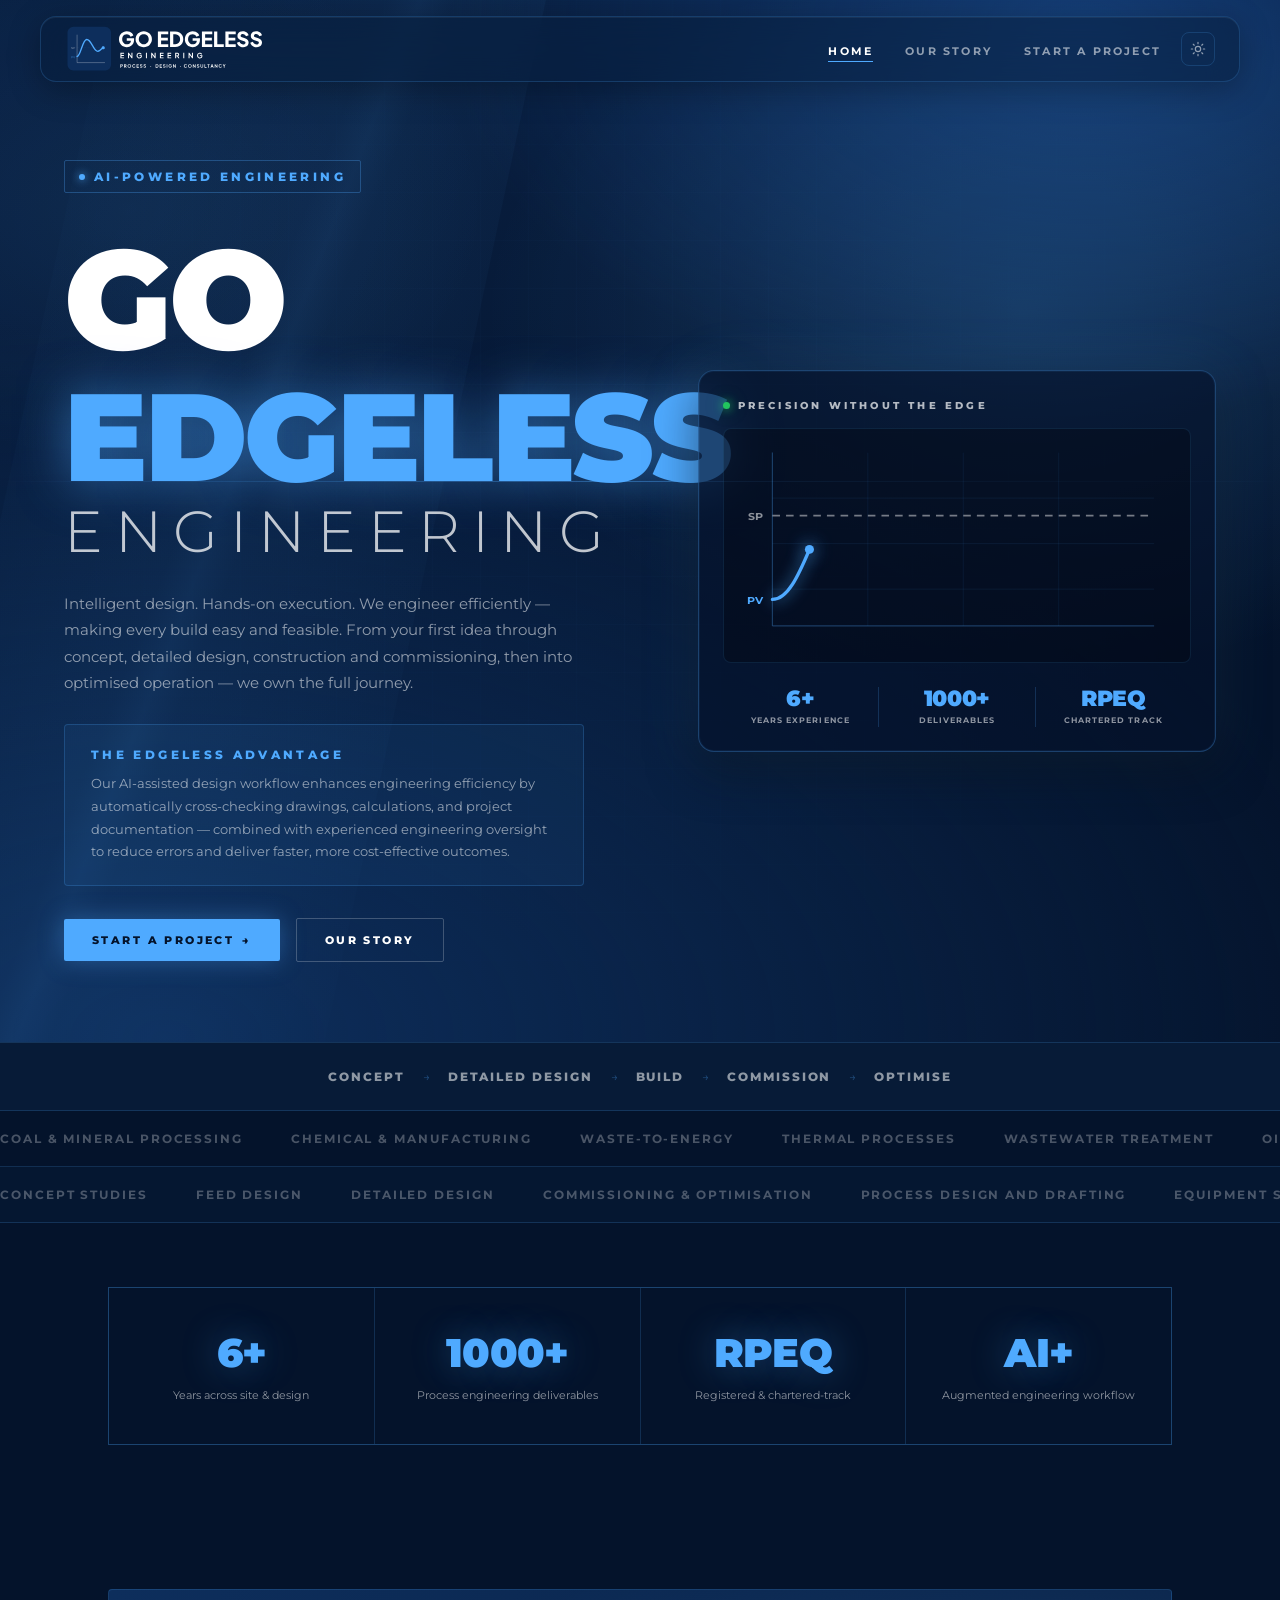
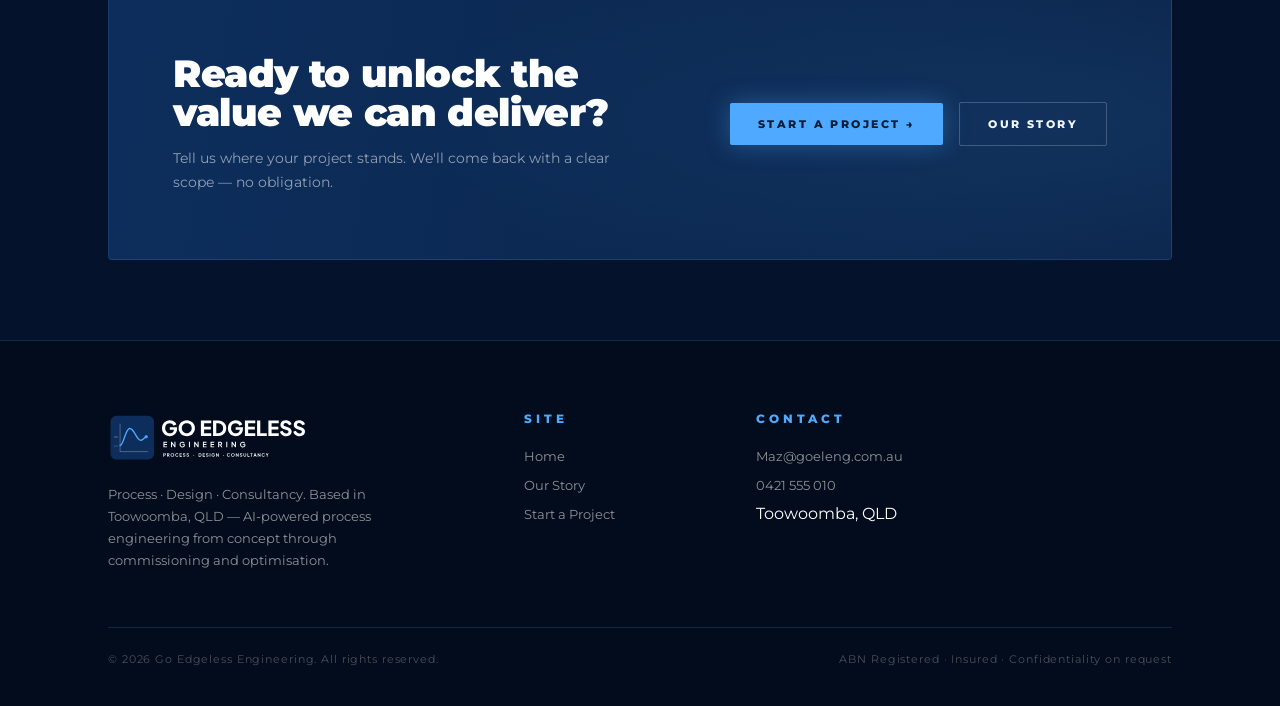
<file: index.html>
<!DOCTYPE html>
<html lang="en">
<head>
  <meta charset="UTF-8"/>
  <script>(function(){if(localStorage.getItem('theme')==='light'){document.documentElement.setAttribute('data-theme','light');}})();</script>
  <meta name="viewport" content="width=device-width, initial-scale=1, viewport-fit=cover"/>
  <title>Go Edgeless Engineering | Process · Design · Consultancy</title>
  <meta name="description" content="AI-powered process engineering consultancy. Concept through detailed design, commissioning and optimisation — for coal, chemical, waste-to-energy, thermal and wastewater industries."/>
  <link rel="preconnect" href="https://fonts.googleapis.com">
  <link rel="preconnect" href="https://fonts.gstatic.com" crossorigin>
  <link href="https://fonts.googleapis.com/css2?family=Montserrat:wght@300;400;500;600;700;800;900&display=swap" rel="stylesheet"/>
  <link rel="stylesheet" href="styles.css"/>
  <style>
    /* ── INDEX-SPECIFIC ── */

    /* HERO */
    .hero {
      position:relative; min-height:100vh;
      display:flex; align-items:center;
      overflow:hidden; isolation:isolate;
      padding:0 0 80px;
    }
    .hero::before {
      content:''; position:absolute; inset:-12%; z-index:-3;
      background:
        radial-gradient(140% 100% at 20% 90%, #0d2e5c 0%, transparent 55%),
        radial-gradient(80% 60% at 78% 12%, #123a73 0%, transparent 50%),
        linear-gradient(160deg, #0a2348 0%, #04132b 70%);
      animation:kenburns 28s ease-in-out infinite alternate;
    }
    @keyframes kenburns {
      from { transform:scale(1) translate(0,0); }
      to   { transform:scale(1.1) translate(-2%,2%); }
    }
    .hero::after {
      content:''; position:absolute; inset:0; z-index:-2;
      background:
        radial-gradient(60% 50% at 80% 30%, rgba(79,170,255,0.18), transparent 70%),
        radial-gradient(40% 35% at 10% 20%, rgba(79,170,255,0.08), transparent 70%);
      mix-blend-mode:screen;
      animation:breathe 9s ease-in-out infinite;
    }
    @keyframes breathe { 0%,100%{opacity:.8;} 50%{opacity:1;} }

    .hero-content {
      position:relative; z-index:1;
      width:100%; margin:0;
      padding:160px 4rem 0;
      display:flex; flex-direction:row;
      align-items:center; justify-content:space-between;
      gap:48px;
    }
    .hero-left { width:50%; flex-shrink:0; text-align:left; }

    /* ── GLASSMORPHISM HERO CARD ── */
    .hero-right {
      width:45%; flex-shrink:0;
      margin-left:auto;
      animation:fadeUp 1s 2.0s ease both;
    }
    .hero-card {
      position:relative;
      width:100%;
      background:rgba(5,18,42,0.65);
      backdrop-filter:blur(12px);
      -webkit-backdrop-filter:blur(12px);
      border:1px solid rgba(79,170,255,0.3);
      border-radius:16px;
      box-shadow:
        0 0 0 1px rgba(79,170,255,0.07) inset,
        0 0 56px rgba(79,170,255,0.14),
        0 16px 48px rgba(0,0,0,0.5);
      padding:28px 24px 24px;
      overflow:hidden;
    }
    .card-label {
      font-size:10px; font-weight:800; letter-spacing:0.32em;
      text-transform:uppercase; color:rgba(255,255,255,0.7);
      margin-bottom:16px;
      display:flex; align-items:center; gap:8px;
    }
    .card-label::before {
      content:''; width:7px; height:7px; border-radius:50%;
      background:#22c55e;
      box-shadow:0 0 10px #22c55e, 0 0 20px rgba(34,197,94,0.4);
      animation:greenPulse 1.8s ease-in-out infinite;
      flex-shrink:0;
    }
    @keyframes greenPulse {
      0%,100% { opacity:1; box-shadow:0 0 10px #22c55e, 0 0 20px rgba(34,197,94,0.4); }
      50%      { opacity:0.5; box-shadow:0 0 4px #22c55e; }
    }

    /* ── PV/SP TREND (was T-XY PHASE DIAGRAM) ── */
    .mct-wrap {
      width:100%; aspect-ratio:2/1;
      background:rgba(0,0,0,0.28);
      border:1px solid rgba(79,170,255,0.12);
      border-radius:8px;
      margin-bottom:24px;
      overflow:hidden;
      padding:6px;
    }
    .mct-diagram { width:100%; height:100%; }
    .mct-grid  { stroke:rgba(79,170,255,0.09); stroke-width:0.6; }
    .mct-axis  { stroke:rgba(79,170,255,0.3);  stroke-width:0.8; fill:none; }

    /* setpoint dashed line */
    .pvsp-sp-line {
      stroke:rgba(255,255,255,0.45);
      stroke-width:1.2;
      stroke-dasharray:5 4;
      fill:none;
    }

    /* PV response curve (drawn + animated via JS) */
    .pvsp-trend-path {
      fill:none; stroke:#4FAAFF; stroke-width:2.2;
      stroke-linecap:round; stroke-linejoin:round;
      filter:drop-shadow(0 0 5px rgba(79,170,255,0.85));
    }
    .pvsp-trend-dot {
      fill:#4FAAFF;
      filter:drop-shadow(0 0 6px rgba(79,170,255,0.95));
    }

    .txy-label {
      fill:rgba(255,255,255,0.55);
      font-size:7px; font-family:Montserrat,sans-serif;
      font-weight:700; letter-spacing:0.08em;
    }
    .txy-label.pv { fill:#4FAAFF; }

    .card-stats {
      display:flex; align-items:center; justify-content:space-between;
    }
    .card-stat {
      display:flex; flex-direction:column;
      align-items:center; text-align:center; flex:1;
    }
    .card-stat .n {
      font-size:22px; font-weight:900; color:var(--signal);
      letter-spacing:-0.02em; line-height:1;
    }
    .card-stat .l {
      font-size:7.5px; font-weight:700; letter-spacing:0.14em;
      text-transform:uppercase; color:var(--muted); margin-top:6px;
    }
    .card-stat-div {
      width:1px; height:40px;
      background:rgba(79,170,255,0.2); flex-shrink:0;
    }

    .hero-badge { animation:fadeDown 1s .8s ease both; }
    @keyframes fadeDown { from{opacity:0;transform:translateY(-14px);} to{opacity:1;transform:translateY(0);} }

    .hero h1 {
      margin:32px 0 10px;
      perspective:600px;
    }
    .hero h1 .go {
      display:block;
      font-size:clamp(60px,16vw,140px);
      color:#fff; letter-spacing:-0.02em;
      animation:cineUp 1.2s 1.0s cubic-bezier(.16,1,.3,1) both;
    }
    .hero h1 .edge {
      display:block;
      font-size:clamp(52px,14vw,124px);
      color:var(--signal); letter-spacing:-0.02em;
      text-shadow:0 0 50px rgba(79,170,255,0.5);
      animation:cineUp 1.2s 1.18s cubic-bezier(.16,1,.3,1) both,
                glowPulse 5s 2.8s ease-in-out infinite;
    }
    @keyframes glowPulse {
      0%,100%{text-shadow:0 0 40px rgba(79,170,255,0.4);}
      50%{text-shadow:0 0 80px rgba(79,170,255,0.75);}
    }
    .hero h1 .eng {
      display:block;
      font-size:clamp(24px,7vw,58px);
      font-weight:300; letter-spacing:0.2em;
      color:rgba(255,255,255,0.75);
      animation:cineUp 1.2s 1.36s cubic-bezier(.16,1,.3,1) both;
    }
    @keyframes cineUp {
      from{opacity:0;transform:translateY(55px) rotateX(16deg);filter:blur(8px);}
      to{opacity:1;transform:translateY(0) rotateX(0);filter:blur(0);}
    }

    .hero-sub {
      font-size:15px; color:var(--muted); line-height:1.75;
      max-width:520px; margin:28px 0 0;
      animation:fadeUp 1s 1.6s ease both;
    }
    @keyframes fadeUp { from{opacity:0;transform:translateY(18px);} to{opacity:1;transform:translateY(0);} }

    /* ADVANTAGE CALLOUT */
    .advantage-box {
      max-width:520px; margin:28px 0 32px;
      background:rgba(79,170,255,0.06);
      border:1px solid rgba(79,170,255,0.22);
      border-radius:4px;
      padding:22px 26px;
      animation:fadeUp 1s 1.7s ease both;
    }
    .advantage-label {
      font-size:12px; font-weight:800; letter-spacing:0.28em;
      text-transform:uppercase; color:var(--signal);
      margin-bottom:10px; display:block;
    }
    .advantage-box p {
      font-size:13px; color:var(--muted); line-height:1.75;
    }

    .hero-ctas {
      display:flex; align-items:center; gap:16px;
      animation:fadeUp 1s 1.8s ease both;
    }

    /* PROCESS PIPELINE STRIP */
    .pipeline-strip {
      position:relative; z-index:1;
      background:rgba(79,170,255,0.06);
      border-top:1px solid var(--border);
      border-bottom:1px solid var(--border);
      padding:26px 0;
      display:flex; align-items:center; justify-content:center;
      gap:18px; flex-wrap:wrap;
    }
    .pipeline-step {
      font-size:12px; font-weight:800; letter-spacing:0.16em;
      text-transform:uppercase; color:var(--muted);
      animation:pipelineCycle 8s ease-in-out infinite;
    }
    .pipeline-step.step-1 { animation-delay:0s; }
    .pipeline-step.step-2 { animation-delay:1.6s; }
    .pipeline-step.step-3 { animation-delay:3.2s; }
    .pipeline-step.step-4 { animation-delay:4.8s; }
    .pipeline-step.step-5 { animation-delay:6.4s; }
    @keyframes pipelineCycle {
      0%, 100% { color:var(--muted); text-shadow:none; }
      6%, 14%  { color:var(--signal); text-shadow:0 0 18px rgba(79,170,255,0.6); }
      20%      { color:var(--muted); text-shadow:none; }
    }
    .pipeline-arrow { color:rgba(79,170,255,0.35); font-size:12px; }

    /* MARQUEES */
    .marquee-wrap {
      overflow:hidden;
      border-bottom:1px solid var(--border);
      padding:20px 0;
    }
    .marquee-wrap.alt { background:rgba(79,170,255,0.03); }
    .marquee-track {
      display:flex; gap:48px; white-space:nowrap; width:max-content;
      animation:marqueeScroll 32s linear infinite;
    }
    .marquee-track span {
      font-size:12px; font-weight:700; letter-spacing:0.16em;
      text-transform:uppercase; color:var(--muted-dim);
    }
    @keyframes marqueeScroll {
      from { transform:translateX(0); }
      to   { transform:translateX(-50%); }
    }

    /* STATS BAND (4 items) */
    .stats4-grid {
      display:grid; grid-template-columns:repeat(4,1fr);
      gap:1px; background:var(--border);
      border:1px solid var(--border);
    }
    .stat4-card {
      background:var(--navy-dark);
      padding:40px 28px;
      text-align:center;
    }
    .stat4-card .n {
      font-size:clamp(28px,4vw,40px); font-weight:900;
      color:var(--signal); letter-spacing:-0.02em;
      text-shadow:0 0 36px rgba(79,170,255,0.35);
    }
    .stat4-card .l {
      font-size:11px; color:var(--muted);
      margin-top:10px; line-height:1.5;
    }

    /* CTA BAND */
    .cta-band {
      position:relative; overflow:hidden;
      background:linear-gradient(100deg, var(--navy) 0%, #0a2348 100%);
      border:1px solid var(--border);
      border-radius:4px;
      padding:64px;
      display:flex; align-items:center; justify-content:space-between;
      gap:48px;
      margin:80px auto;
    }
    .cta-band::before {
      content:''; position:absolute; inset:0;
      background:radial-gradient(60% 80% at 90% 50%, rgba(79,170,255,0.1), transparent);
      pointer-events:none;
    }
    .cta-band-text h2 { font-size:clamp(24px,3vw,38px); margin-bottom:14px; }
    .cta-band-text p { font-size:14px; color:var(--muted); line-height:1.7; max-width:480px; }
    .cta-band-actions { display:flex; align-items:center; gap:16px; flex-shrink:0; }

    @media (max-width:900px) {
      .stats4-grid { grid-template-columns:1fr 1fr; }
      .cta-band { flex-direction:column; padding:40px; }
      .hero-content { flex-direction:column; padding:120px 1.5rem 0; gap:32px; }
      .hero-left, .hero-right { width:100%; margin-left:0; }
      .pipeline-strip { padding:20px 24px; }
    }
    @media (max-width:480px) {
      .hero-content { padding:100px 1.25rem 0; gap:28px; }
      .stats4-grid { grid-template-columns:1fr; }
      .cta-band { padding:28px 20px; }
      .card-stats { gap:8px; }
      .card-stat .n { font-size:18px; }
      .pipeline-step { font-size:10px; }
    }

    /* ── LIGHT THEME OVERRIDES ── */
    html[data-theme="light"] .hero::before {
      background:
        radial-gradient(140% 100% at 20% 90%, #dce9fb 0%, transparent 55%),
        radial-gradient(80% 60% at 78% 12%, #eaf2fc 0%, transparent 50%),
        linear-gradient(160deg, #f7fafd 0%, #ffffff 70%);
    }
    html[data-theme="light"] .hero::after {
      background:
        radial-gradient(60% 50% at 80% 30%, rgba(21,101,201,0.10), transparent 70%),
        radial-gradient(40% 35% at 10% 20%, rgba(21,101,201,0.06), transparent 70%);
      mix-blend-mode:multiply;
    }
    html[data-theme="light"] .hero-card {
      background:rgba(255,255,255,0.6);
      border-color:rgba(10,31,61,0.15);
      box-shadow:
        0 0 0 1px rgba(10,31,61,0.05) inset,
        0 0 56px rgba(21,101,201,0.10),
        0 16px 48px rgba(13,46,92,0.18);
    }
    html[data-theme="light"] .card-label { color:rgba(10,31,61,0.7); }
    html[data-theme="light"] .mct-wrap { background:rgba(10,31,61,0.05); }
    html[data-theme="light"] .pvsp-sp-line { stroke:rgba(10,31,61,0.4); }
    html[data-theme="light"] .txy-label { fill:rgba(10,31,61,0.55); }
    html[data-theme="light"] .hero h1 .go { color:#0a1f3d; }
    html[data-theme="light"] .hero h1 .eng { color:rgba(10,31,61,0.75); }
    html[data-theme="light"] .cta-band {
      background:linear-gradient(100deg, #eaf2fc 0%, #dbe9fb 100%);
    }
  </style>
  <script>if(sessionStorage.getItem('preloaderShown')){document.documentElement.classList.add('preloader-done');}</script>
</head>
<body>
  <canvas id="stars"></canvas>
  <div id="preloader">
    <img src="Material/Logo_White_tran.svg" alt="Go Edgeless Engineering" class="preloader-logo">
  </div>

  <!-- NAV -->
  <nav class="site-nav">
    <div class="nav-bar">
      <a class="nav-brand" href="index.html">
        <img src="Material/Logo_White_tran.svg" alt="Go Edgeless Engineering" class="nav-logo nav-logo-dark">
        <img src="Material/Logo_White_tran_light.svg" alt="Go Edgeless Engineering" class="nav-logo nav-logo-light">
      </a>
      <div class="nav-bar-right">
        <ul class="nav-links">
          <li><a href="index.html" class="active">Home</a></li>
          <li><a href="about.html">Our Story</a></li>
          <li><a href="contact.html">Start a Project</a></li>
        </ul>
        <button class="theme-toggle" id="themeToggle" aria-label="Toggle light mode">
          <svg class="icon-sun" width="16" height="16" viewBox="0 0 24 24" fill="none" stroke-width="1.8" stroke-linecap="round" stroke-linejoin="round"><circle cx="12" cy="12" r="4"/><path d="M12 2v2M12 20v2M4.93 4.93l1.41 1.41M17.66 17.66l1.41 1.41M2 12h2M20 12h2M6.34 17.66l-1.41 1.41M19.07 4.93l-1.41 1.41"/></svg>
          <svg class="icon-moon" width="16" height="16" viewBox="0 0 24 24" fill="none" stroke-width="1.8" stroke-linecap="round" stroke-linejoin="round"><path d="M21 12.79A9 9 0 1 1 11.21 3 7 7 0 0 0 21 12.79z"/></svg>
        </button>
        <button class="nav-hamburger" aria-label="Open menu">
          <span></span><span></span><span></span>
        </button>
      </div>
    </div>
    <div class="nav-mobile-panel">
      <div class="nav-mobile-panel-inner">
        <ul class="nav-panel-links">
          <li><a href="index.html" class="active">Home</a></li>
          <li><a href="about.html">Our Story</a></li>
          <li><a href="contact.html">Start a Project</a></li>
        </ul>
      </div>
    </div>
  </nav>

  <main>

    <!-- HERO -->
    <section class="hero">
      <div class="grid-overlay"></div>
      <div class="beam"></div>
      <div class="scan-line"></div>

      <div class="hero-content">

        <!-- LEFT: Text -->
        <div class="hero-left">
          <div class="hero-badge">
            <div class="badge">
              <span class="dot"></span>
              AI-Powered Engineering
            </div>
          </div>

          <h1>
            <span class="go">GO</span>
            <span class="edge">EDGELESS</span>
            <span class="eng">ENGINEERING</span>
          </h1>

          <p class="hero-sub">Intelligent design. Hands-on execution. We engineer efficiently — making every build easy and feasible. From your first idea through concept, detailed design, construction and commissioning, then into optimised operation — we own the full journey.</p>

          <div class="advantage-box">
            <span class="advantage-label">The Edgeless Advantage</span>
            <p>Our AI-assisted design workflow enhances engineering efficiency by automatically cross-checking drawings, calculations, and project documentation — combined with experienced engineering oversight to reduce errors and deliver faster, more cost-effective outcomes.</p>
          </div>

          <div class="hero-ctas">
            <a href="contact.html" class="btn btn-primary">Start a Project <span>→</span></a>
            <a href="about.html" class="btn btn-ghost">Our Story</a>
          </div>
        </div>

        <!-- RIGHT: Glassmorphism Card -->
        <div class="hero-right">
          <div class="hero-card">
            <div class="card-label">Precision without The Edge</div>

            <!-- PV/SP Trend -->
            <div class="mct-wrap">
              <svg class="mct-diagram" viewBox="0 0 300 150" preserveAspectRatio="none">

                <!-- Grid -->
                <line class="mct-grid" x1="91"  y1="12" x2="91"  y2="130"/>
                <line class="mct-grid" x1="154" y1="12" x2="154" y2="130"/>
                <line class="mct-grid" x1="217" y1="12" x2="217" y2="130"/>
                <line class="mct-grid" x1="28"  y1="43" x2="280" y2="43"/>
                <line class="mct-grid" x1="28"  y1="74" x2="280" y2="74"/>
                <line class="mct-grid" x1="28"  y1="105" x2="280" y2="105"/>

                <!-- Axes -->
                <line class="mct-axis" x1="28" y1="130" x2="280" y2="130"/>
                <line class="mct-axis" x1="28" y1="12"  x2="28"  y2="130"/>

                <!-- Setpoint dashed line -->
                <line class="pvsp-sp-line" x1="28" y1="55" x2="280" y2="55"/>

                <!-- PV response curve: rise above SP, dip below SP, settle on SP -->
                <path class="pvsp-trend-path"
                  d="M28,112 C50,112 58,34 85,31 C105,29 112,76 140,73 C162,71 205,55 280,55"/>

                <!-- traveling dot -->
                <circle class="pvsp-trend-dot" cx="28" cy="112" r="3"/>

                <!-- labels -->
                <text class="txy-label"    x="22" y="58"  text-anchor="end">SP</text>
                <text class="txy-label pv" x="22" y="115" text-anchor="end">PV</text>
              </svg>
            </div>

            <!-- Stats -->
            <div class="card-stats">
              <div class="card-stat">
                <span class="n"><span class="count" data-to="6">6</span>+</span>
                <span class="l">Years Experience</span>
              </div>
              <div class="card-stat-div"></div>
              <div class="card-stat">
                <span class="n"><span class="count" data-to="1000">1000</span>+</span>
                <span class="l">Deliverables</span>
              </div>
              <div class="card-stat-div"></div>
              <div class="card-stat">
                <span class="n">RPEQ</span>
                <span class="l">Chartered Track</span>
              </div>
            </div>
          </div>
        </div>

      </div>
    </section>

    <!-- PROCESS PIPELINE STRIP -->
    <div class="pipeline-strip">
      <span class="pipeline-step step-1">Concept</span>
      <span class="pipeline-arrow">→</span>
      <span class="pipeline-step step-2">Detailed Design</span>
      <span class="pipeline-arrow">→</span>
      <span class="pipeline-step step-3">Build</span>
      <span class="pipeline-arrow">→</span>
      <span class="pipeline-step step-4">Commission</span>
      <span class="pipeline-arrow">→</span>
      <span class="pipeline-step step-5">Optimise</span>
    </div>

    <!-- INDUSTRIES MARQUEE -->
    <div class="marquee-wrap">
      <div class="marquee-track">
        <span>Coal &amp; Mineral Processing</span>
        <span>Chemical &amp; Manufacturing</span>
        <span>Waste-to-Energy</span>
        <span>Thermal Processes</span>
        <span>Wastewater Treatment</span>
        <span>Oil &amp; Gas</span>
        <span>And More</span>
        <span>Coal &amp; Mineral Processing</span>
        <span>Chemical &amp; Manufacturing</span>
        <span>Waste-to-Energy</span>
        <span>Thermal Processes</span>
        <span>Wastewater Treatment</span>
        <span>Oil &amp; Gas</span>
        <span>And More</span>
      </div>
    </div>

    <!-- DELIVERABLES MARQUEE -->
    <div class="marquee-wrap alt">
      <div class="marquee-track" style="animation-direction:reverse;">
        <span>Concept Studies</span>
        <span>FEED Design</span>
        <span>Detailed Design</span>
        <span>Commissioning &amp; Optimisation</span>
        <span>Process Design and Drafting</span>
        <span>Equipment Sizing and Selection</span>
        <span>Concept Studies</span>
        <span>FEED Design</span>
        <span>Detailed Design</span>
        <span>Commissioning &amp; Optimisation</span>
        <span>Process Design and Drafting</span>
        <span>Equipment Sizing and Selection</span>
      </div>
    </div>

    <!-- STATS BAND -->
    <section class="section--tight">
      <div class="container">
        <div class="stats4-grid reveal">
          <div class="stat4-card">
            <div class="n">6+</div>
            <div class="l">Years across site &amp; design</div>
          </div>
          <div class="stat4-card">
            <div class="n">1000+</div>
            <div class="l">Process engineering deliverables</div>
          </div>
          <div class="stat4-card">
            <div class="n">RPEQ</div>
            <div class="l">Registered &amp; chartered-track</div>
          </div>
          <div class="stat4-card">
            <div class="n">AI+</div>
            <div class="l">Augmented engineering workflow</div>
          </div>
        </div>
      </div>
    </section>

    <!-- CTA BAND -->
    <div class="container">
      <div class="cta-band reveal">
        <div class="cta-band-text">
          <h2>Ready to unlock the value we can deliver?</h2>
          <p>Tell us where your project stands. We'll come back with a clear scope — no obligation.</p>
        </div>
        <div class="cta-band-actions">
          <a href="contact.html" class="btn btn-primary">Start a Project →</a>
          <a href="about.html" class="btn btn-ghost">Our Story</a>
        </div>
      </div>
    </div>

  </main>

  <!-- FOOTER -->
  <footer class="site-footer">
    <div class="container">
      <div class="footer-grid">
        <div class="footer-brand">
          <a class="nav-brand" href="index.html" style="text-decoration:none;">
            <img src="Material/Logo_White_tran.svg" alt="Go Edgeless Engineering" class="nav-logo nav-logo-dark">
            <img src="Material/Logo_White_tran_light.svg" alt="Go Edgeless Engineering" class="nav-logo nav-logo-light">
          </a>
          <p>Process · Design · Consultancy. Based in Toowoomba, QLD — AI-powered process engineering from concept through commissioning and optimisation.</p>
        </div>

        <div class="footer-col">
          <h4>Site</h4>
          <ul>
            <li><a href="index.html">Home</a></li>
            <li><a href="about.html">Our Story</a></li>
            <li><a href="contact.html">Start a Project</a></li>
          </ul>
        </div>

        <div class="footer-col">
          <h4>Contact</h4>
          <ul>
            <li><a href="mailto:Maz@goeleng.com.au">Maz@goeleng.com.au</a></li>
            <li><a href="tel:+61421555010">0421 555 010</a></li>
            <li>Toowoomba, QLD</li>
          </ul>
        </div>
      </div>

      <div class="footer-bottom">
        <span>© <span class="yr">2026</span> Go Edgeless Engineering. All rights reserved.</span>
        <span>ABN Registered · Insured · Confidentiality on request</span>
      </div>
    </div>
  </footer>

  <script src="site.js"></script>

  <!-- PV/SP trend animation (scoped, does not touch site.js) -->
  <script>
  (function(){
    function initPvSpTrend(){
      var path = document.querySelector('.pvsp-trend-path');
      var dot  = document.querySelector('.pvsp-trend-dot');
      if(!path || !dot) return;

      var L = path.getTotalLength();
      path.style.strokeDasharray = L;
      path.style.strokeDashoffset = L;

      var DRAW_MS = 4200;
      var HOLD_MS = 1600;
      var startPt = path.getPointAtLength(0);

      function ease(t){
        return t < 0.5 ? 4*t*t*t : 1 - Math.pow(-2*t + 2, 3) / 2;
      }

      var phaseStart = null;
      var mode = 'draw';

      function frame(ts){
        if(phaseStart === null) phaseStart = ts;
        var elapsed = ts - phaseStart;

        if(mode === 'draw'){
          var t = Math.min(elapsed / DRAW_MS, 1);
          var et = ease(t);
          path.style.strokeDashoffset = L * (1 - et);
          var p = path.getPointAtLength(L * et);
          dot.setAttribute('cx', p.x);
          dot.setAttribute('cy', p.y);
          if(t >= 1){ mode = 'hold'; phaseStart = ts; }
        } else if(mode === 'hold'){
          if(elapsed >= HOLD_MS){
            path.style.strokeDashoffset = L;
            dot.setAttribute('cx', startPt.x);
            dot.setAttribute('cy', startPt.y);
            mode = 'draw';
            phaseStart = ts;
          }
        }
        requestAnimationFrame(frame);
      }
      requestAnimationFrame(frame);
    }

    if(document.readyState === 'loading'){
      document.addEventListener('DOMContentLoaded', initPvSpTrend);
    } else {
      initPvSpTrend();
    }
  })();
  </script>
</body>
</html>
</file>
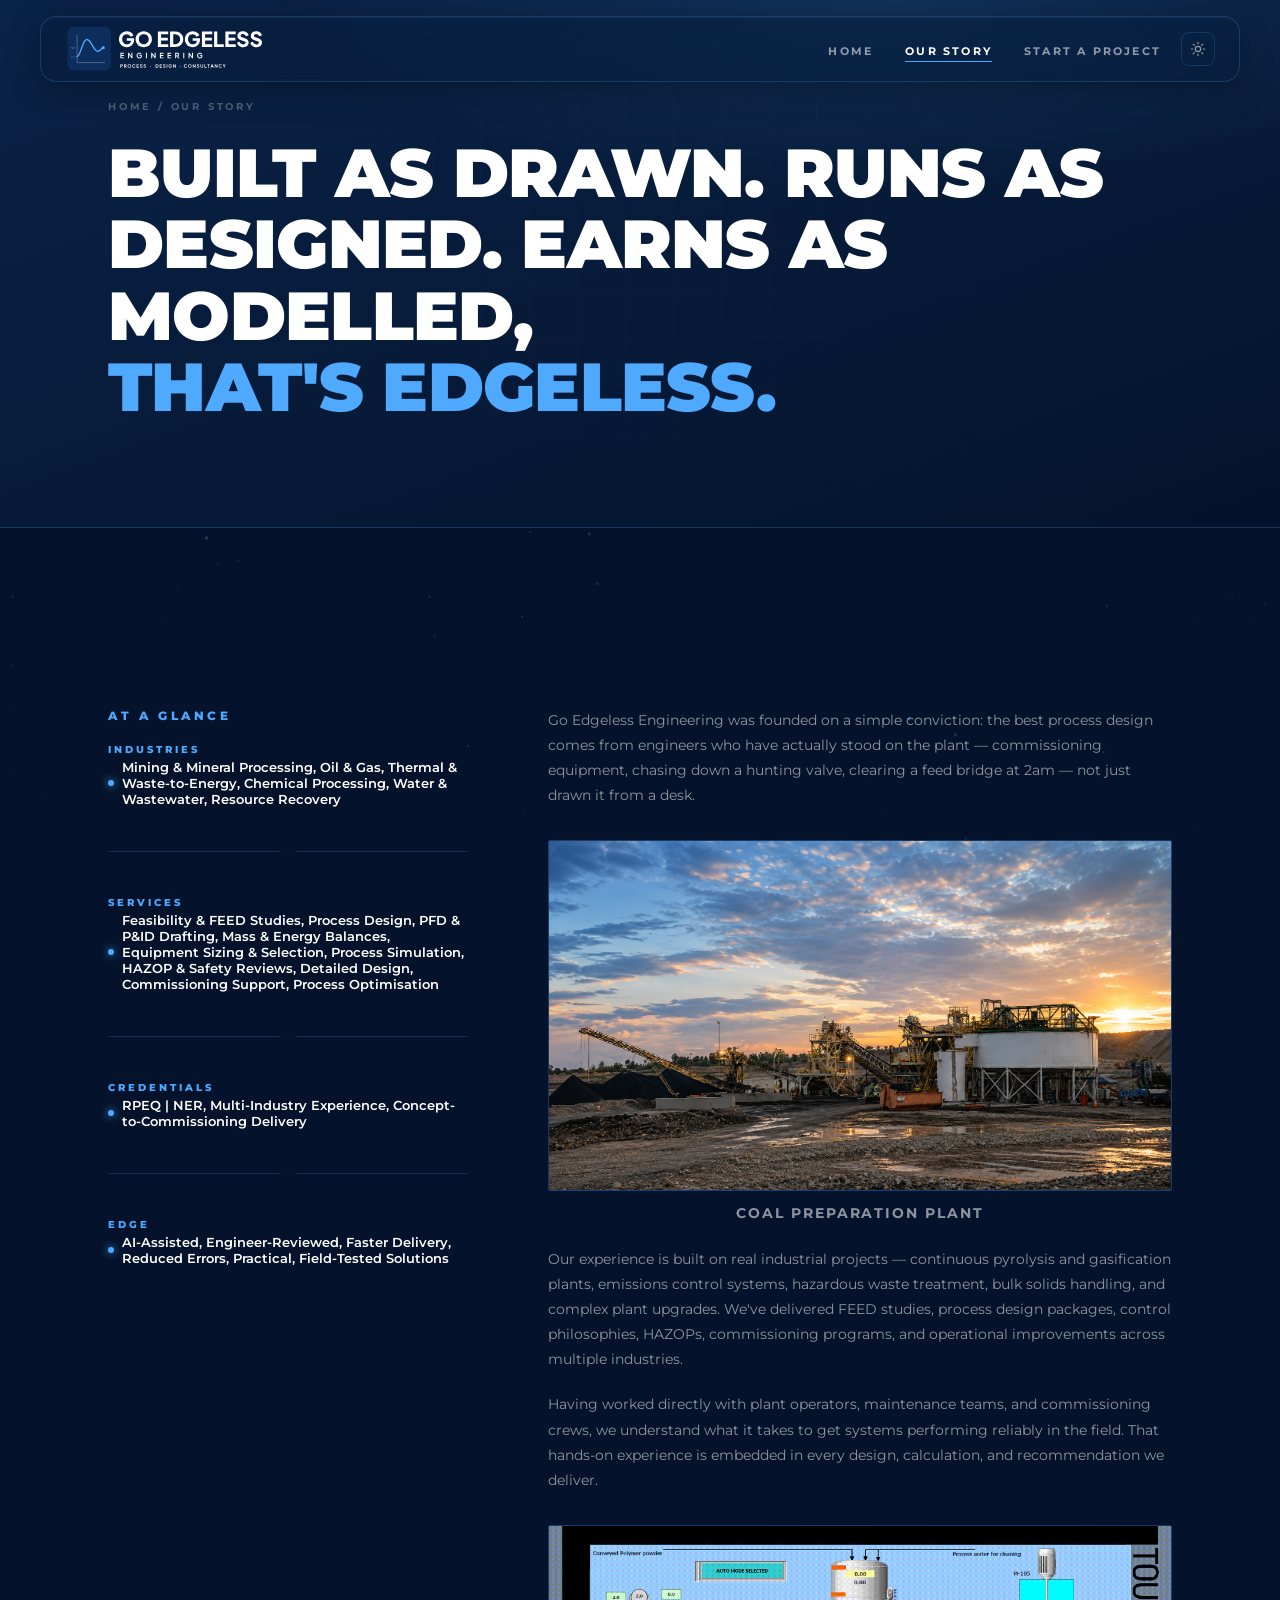
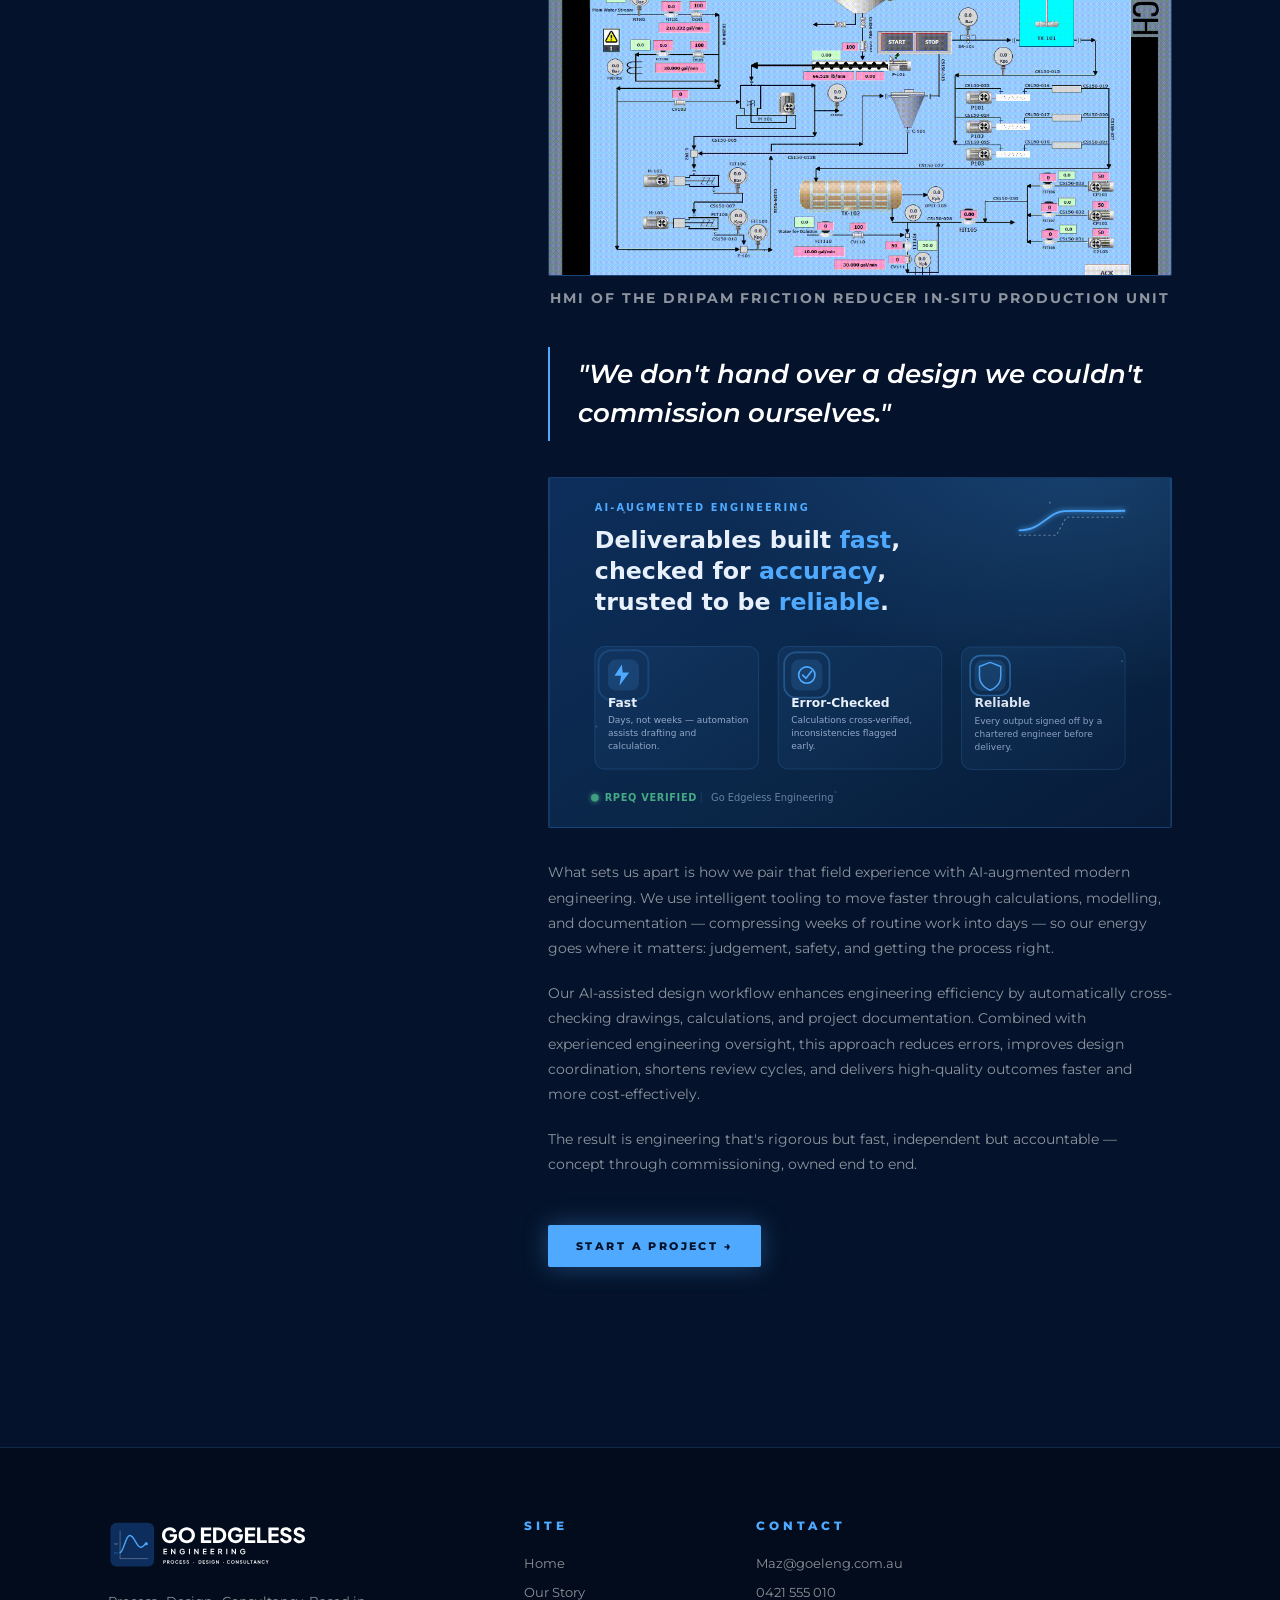
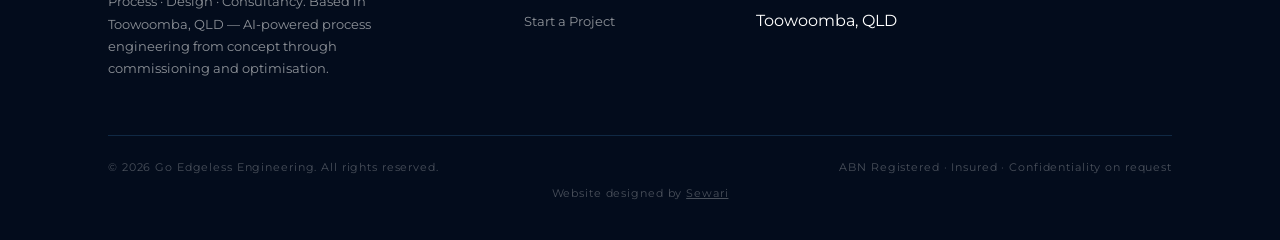
<file: about.html>
<!DOCTYPE html>
<html lang="en">
<head>
  <meta charset="UTF-8"/>
  <script>(function(){if(localStorage.getItem('theme')==='light'){document.documentElement.setAttribute('data-theme','light');}})();</script>
  <meta name="viewport" content="width=device-width, initial-scale=1, viewport-fit=cover"/>
  <title>Our Story — Go Edgeless Engineering</title>
  <meta name="description" content="Engineering built on the floor, not just the page. How Go Edgeless Engineering pairs hands-on field experience with AI-augmented process engineering."/>
  <link rel="canonical" href="https://goedgeless.mohammedalsewari06.workers.dev/about.html"/>
  <meta property="og:type" content="website"/>
  <meta property="og:site_name" content="Go Edgeless Engineering"/>
  <meta property="og:title" content="Our Story — Go Edgeless Engineering"/>
  <meta property="og:description" content="Engineering built on the floor, not just the page. How Go Edgeless Engineering pairs hands-on field experience with AI-augmented process engineering."/>
  <meta property="og:url" content="https://goedgeless.mohammedalsewari06.workers.dev/about.html"/>
  <meta property="og:image" content="https://goedgeless.mohammedalsewari06.workers.dev/Material/og-image.png"/>
  <meta property="og:image:width" content="1200"/>
  <meta property="og:image:height" content="630"/>
  <meta name="twitter:card" content="summary_large_image"/>
  <meta name="twitter:title" content="Our Story — Go Edgeless Engineering"/>
  <meta name="twitter:description" content="Engineering built on the floor, not just the page. How Go Edgeless Engineering pairs hands-on field experience with AI-augmented process engineering."/>
  <meta name="twitter:image" content="https://goedgeless.mohammedalsewari06.workers.dev/Material/og-image.png"/>
  <link rel="icon" type="image/png" href="Material/favicon.png"/>
  <link rel="preconnect" href="https://fonts.googleapis.com">
  <link rel="preconnect" href="https://fonts.gstatic.com" crossorigin>
  <link href="https://fonts.googleapis.com/css2?family=Montserrat:wght@300;400;500;600;700;800;900&display=swap" rel="stylesheet"/>
  <link rel="stylesheet" href="styles.css"/>
  <style>
    /* ── ABOUT-SPECIFIC ── */

    .about-hero-bg {
      position:absolute; inset:0;
      background:
        radial-gradient(80% 60% at 70% 0%, rgba(79,170,255,0.14), transparent 60%),
        linear-gradient(160deg, #0a2348 0%, #04132b 100%);
    }

    .profile-section {
      display:grid; grid-template-columns:360px 1fr;
      gap:80px; align-items:start;
      padding:80px 0;
    }
    .profile-card {
      position:sticky; top:100px;
    }
    .profile-meta { display:flex; flex-direction:column; gap:12px; }
    .profile-meta-row { display:flex; flex-direction:column; gap:3px; }
    .profile-meta-row .key {
      font-size:10px; font-weight:800; letter-spacing:0.3em;
      text-transform:uppercase; color:var(--signal);
    }
    .profile-meta-row .val {
      font-size:13px; font-weight:600; color:var(--white);
      display:flex; align-items:center; gap:8px;
    }
    .profile-meta-row .val::before {
      content:''; flex-shrink:0;
      width:6px; height:6px; border-radius:50%;
      background:var(--signal);
      box-shadow:0 0 8px var(--signal);
    }

    /* At a Glance divider — plain line only, the bullet now lives on the text line */
    .profile-card .h-rule .dot { display:none; }
    .profile-card .h-rule .line { flex:1; }


    .profile-body h2 {
      font-size:clamp(26px,3vw,42px);
      margin-bottom:28px;
    }
    .profile-body h2 em { color:var(--signal); font-style:normal; }

    .profile-body p {
      font-size:14px; color:var(--muted); line-height:1.8;
      margin-bottom:20px;
    }

    /* STORY IMAGES */
    .story-image {
      width:100%; aspect-ratio:16/9;
      background:linear-gradient(160deg, #0d2e5c 0%, #071d3d 100%);
      border:1px solid var(--border);
      border-radius:2px;
      display:flex; align-items:center; justify-content:center;
      position:relative; overflow:hidden;
      margin:32px 0;
    }
    .story-image::before {
      content:''; position:absolute; inset:0;
      background:radial-gradient(60% 40% at 50% 30%, rgba(79,170,255,0.12), transparent);
    }
    .story-image-placeholder {
      font-size:10px; font-weight:700; letter-spacing:0.22em;
      color:var(--muted-dim); text-transform:uppercase;
      position:relative; z-index:1;
    }
    .story-image img {
      width:100%; height:100%; object-fit:cover;
      position:relative; z-index:1;
    }
    .story-image.has-caption { margin-bottom:10px; }
    .story-image-caption {
      font-size:11px; font-weight:700; letter-spacing:0.14em;
      text-transform:uppercase; color:var(--muted-dim);
      text-align:center; margin:0 0 32px;
    }

    /* PULL QUOTE */
    .pull-quote {
      border-left:2px solid var(--signal);
      padding:8px 0 8px 28px;
      margin:36px 0;
    }
    .pull-quote p {
      font-size:clamp(18px,2.2vw,26px); font-weight:600;
      color:var(--white); line-height:1.5;
      font-style:italic; margin-bottom:0;
    }

    /* AT A GLANCE SIDEBAR */
    .glance-label {
      font-size:12px; font-weight:800; letter-spacing:0.3em;
      text-transform:uppercase; color:var(--signal);
      margin-bottom:20px; display:block;
    }

    @media (max-width:900px) {
      .profile-section { grid-template-columns:1fr; gap:40px; }
      .profile-card { position:static; }
    }

    /* ── LIGHT THEME OVERRIDES ── */
    html[data-theme="light"] .about-hero-bg {
      background:
        radial-gradient(80% 60% at 70% 0%, rgba(21,101,201,0.08), transparent 60%),
        linear-gradient(160deg, #eef3fa 0%, #ffffff 100%);
    }
    html[data-theme="light"] .story-image {
      background:linear-gradient(160deg, #eef3fa 0%, #ffffff 100%);
    }
    html[data-theme="light"] .story-image::before {
      background:radial-gradient(60% 40% at 50% 30%, rgba(21,101,201,0.08), transparent);
    }
  </style>
</head>
<body>
  <canvas id="stars"></canvas>

  <!-- NAV -->
  <nav class="site-nav">
    <div class="nav-bar">
      <a class="nav-brand" href="/home">
        <img src="Material/Logo_White_tran.svg" alt="Go Edgeless Engineering" class="nav-logo nav-logo-dark">
        <img src="Material/Logo_White_tran_light.svg" alt="Go Edgeless Engineering" class="nav-logo nav-logo-light">
      </a>
      <div class="nav-bar-right">
        <ul class="nav-links">
          <li><a href="/home">Home</a></li>
          <li><a href="about.html" class="active">Our Story</a></li>
          <li><a href="contact.html">Start a Project</a></li>
        </ul>
        <button class="theme-toggle" id="themeToggle" aria-label="Toggle light mode">
          <svg class="icon-sun" width="16" height="16" viewBox="0 0 24 24" fill="none" stroke-width="1.8" stroke-linecap="round" stroke-linejoin="round"><circle cx="12" cy="12" r="4"/><path d="M12 2v2M12 20v2M4.93 4.93l1.41 1.41M17.66 17.66l1.41 1.41M2 12h2M20 12h2M6.34 17.66l-1.41 1.41M19.07 4.93l-1.41 1.41"/></svg>
          <svg class="icon-moon" width="16" height="16" viewBox="0 0 24 24" fill="none" stroke-width="1.8" stroke-linecap="round" stroke-linejoin="round"><path d="M21 12.79A9 9 0 1 1 11.21 3 7 7 0 0 0 21 12.79z"/></svg>
        </button>
        <button class="nav-hamburger" aria-label="Open menu">
          <span></span><span></span><span></span>
        </button>
      </div>
    </div>
    <div class="nav-mobile-panel">
      <div class="nav-mobile-panel-inner">
        <ul class="nav-panel-links">
          <li><a href="/home">Home</a></li>
          <li><a href="about.html" class="active">Our Story</a></li>
          <li><a href="contact.html">Start a Project</a></li>
        </ul>
      </div>
    </div>
  </nav>

  <main>
    <!-- PAGE HERO -->
    <section class="page-hero">
      <div class="about-hero-bg"></div>
      <div class="grid-overlay"></div>
      <div class="container page-hero-inner">
        <div class="breadcrumb"><a href="/home">Home</a> / Our Story</div>
        <h1>Built as drawn. Runs as designed. Earns as modelled,<br><em>That's Edgeless.</em></h1>
      </div>
    </section>

    <!-- PROFILE -->
    <section class="section">
      <div class="container">
        <div class="profile-section">

          <!-- STICKY AT A GLANCE CARD -->
          <div class="profile-card reveal">
            <span class="glance-label">At a Glance</span>
            <div class="profile-meta">
              <div class="profile-meta-row">
                <span class="key">Industries</span>
                <span class="val">Mining &amp; Mineral Processing, Oil &amp; Gas, Thermal &amp; Waste-to-Energy, Chemical Processing, Water &amp; Wastewater, Resource Recovery</span>
              </div>
              <div class="h-rule"><div class="line"></div><div class="dot"></div><div class="line"></div></div>
              <div class="profile-meta-row">
                <span class="key">Services</span>
                <span class="val">Feasibility &amp; FEED Studies, Process Design, PFD &amp; P&amp;ID Drafting, Mass &amp; Energy Balances, Equipment Sizing &amp; Selection, Process Simulation, HAZOP &amp; Safety Reviews, Detailed Design, Commissioning Support, Process Optimisation</span>
              </div>
              <div class="h-rule"><div class="line"></div><div class="dot"></div><div class="line"></div></div>
              <div class="profile-meta-row">
                <span class="key">Credentials</span>
                <span class="val">RPEQ | NER, Multi-Industry Experience, Concept-to-Commissioning Delivery</span>
              </div>
              <div class="h-rule"><div class="line"></div><div class="dot"></div><div class="line"></div></div>
              <div class="profile-meta-row">
                <span class="key">Edge</span>
                <span class="val">AI-Assisted, Engineer-Reviewed, Faster Delivery, Reduced Errors, Practical, Field-Tested Solutions</span>
              </div>
            </div>
          </div>

          <!-- STORY BODY -->
          <div class="profile-body reveal">
            <p>Go Edgeless Engineering was founded on a simple conviction: the best process design comes from engineers who have actually stood on the plant — commissioning equipment, chasing down a hunting valve, clearing a feed bridge at 2am — not just drawn it from a desk.</p>

            <div class="story-image has-caption">
              <img src="Material/1.png" alt="Coal Preparation Plant">
            </div>
            <p class="story-image-caption">Coal Preparation Plant</p>

            <p>Our experience is built on real industrial projects — continuous pyrolysis and gasification plants, emissions control systems, hazardous waste treatment, bulk solids handling, and complex plant upgrades. We've delivered FEED studies, process design packages, control philosophies, HAZOPs, commissioning programs, and operational improvements across multiple industries.</p>

            <p>Having worked directly with plant operators, maintenance teams, and commissioning crews, we understand what it takes to get systems performing reliably in the field. That hands-on experience is embedded in every design, calculation, and recommendation we deliver.</p>

            <div class="story-image has-caption">
              <img src="Material/2.gif" alt="HMI of the DriPam Friction Reducer In-Situ Production Unit">
            </div>
            <p class="story-image-caption">HMI of the DriPam Friction Reducer In-Situ Production Unit</p>

            <div class="pull-quote">
              <p>"We don't hand over a design we couldn't commission ourselves."</p>
            </div>

            <div class="story-image">
              <img src="Material/3.svg" alt="">
            </div>

            <p>What sets us apart is how we pair that field experience with AI-augmented modern engineering. We use intelligent tooling to move faster through calculations, modelling, and documentation — compressing weeks of routine work into days — so our energy goes where it matters: judgement, safety, and getting the process right.</p>

            <p>Our AI-assisted design workflow enhances engineering efficiency by automatically cross-checking drawings, calculations, and project documentation. Combined with experienced engineering oversight, this approach reduces errors, improves design coordination, shortens review cycles, and delivers high-quality outcomes faster and more cost-effectively.</p>

            <p>The result is engineering that's rigorous but fast, independent but accountable — concept through commissioning, owned end to end.</p>

            <div style="display:flex; gap:16px; margin-top:48px;">
              <a href="contact.html" class="btn btn-primary">Start a Project →</a>
            </div>
          </div>

        </div>
      </div>
    </section>
  </main>

  <!-- FOOTER -->
  <footer class="site-footer">
    <div class="container">
      <div class="footer-grid">
        <div class="footer-brand">
          <a class="nav-brand" href="/home" style="text-decoration:none;">
            <img src="Material/Logo_White_tran.svg" alt="Go Edgeless Engineering" class="nav-logo nav-logo-dark">
            <img src="Material/Logo_White_tran_light.svg" alt="Go Edgeless Engineering" class="nav-logo nav-logo-light">
          </a>
          <p>Process · Design · Consultancy. Based in Toowoomba, QLD — AI-powered process engineering from concept through commissioning and optimisation.</p>
        </div>
        <div class="footer-col">
          <h4>Site</h4>
          <ul>
            <li><a href="/home">Home</a></li>
            <li><a href="about.html">Our Story</a></li>
            <li><a href="contact.html">Start a Project</a></li>
          </ul>
        </div>
        <div class="footer-col">
          <h4>Contact</h4>
          <ul>
            <li><a href="mailto:Maz@goeleng.com.au">Maz@goeleng.com.au</a></li>
            <li><a href="tel:+61421555010">0421 555 010</a></li>
            <li>Toowoomba, QLD</li>
          </ul>
        </div>
      </div>
      <div class="footer-bottom">
        <span>© <span class="yr">2026</span> Go Edgeless Engineering. All rights reserved.</span>
        <span>ABN Registered · Insured · Confidentiality on request</span>
      </div>
      <div class="footer-credit">Website designed by <a href="https://sewari.dev" target="_blank" rel="noopener noreferrer">Sewari</a></div>
    </div>
  </footer>

  <script src="site.js"></script>
</body>
</html>
</file>
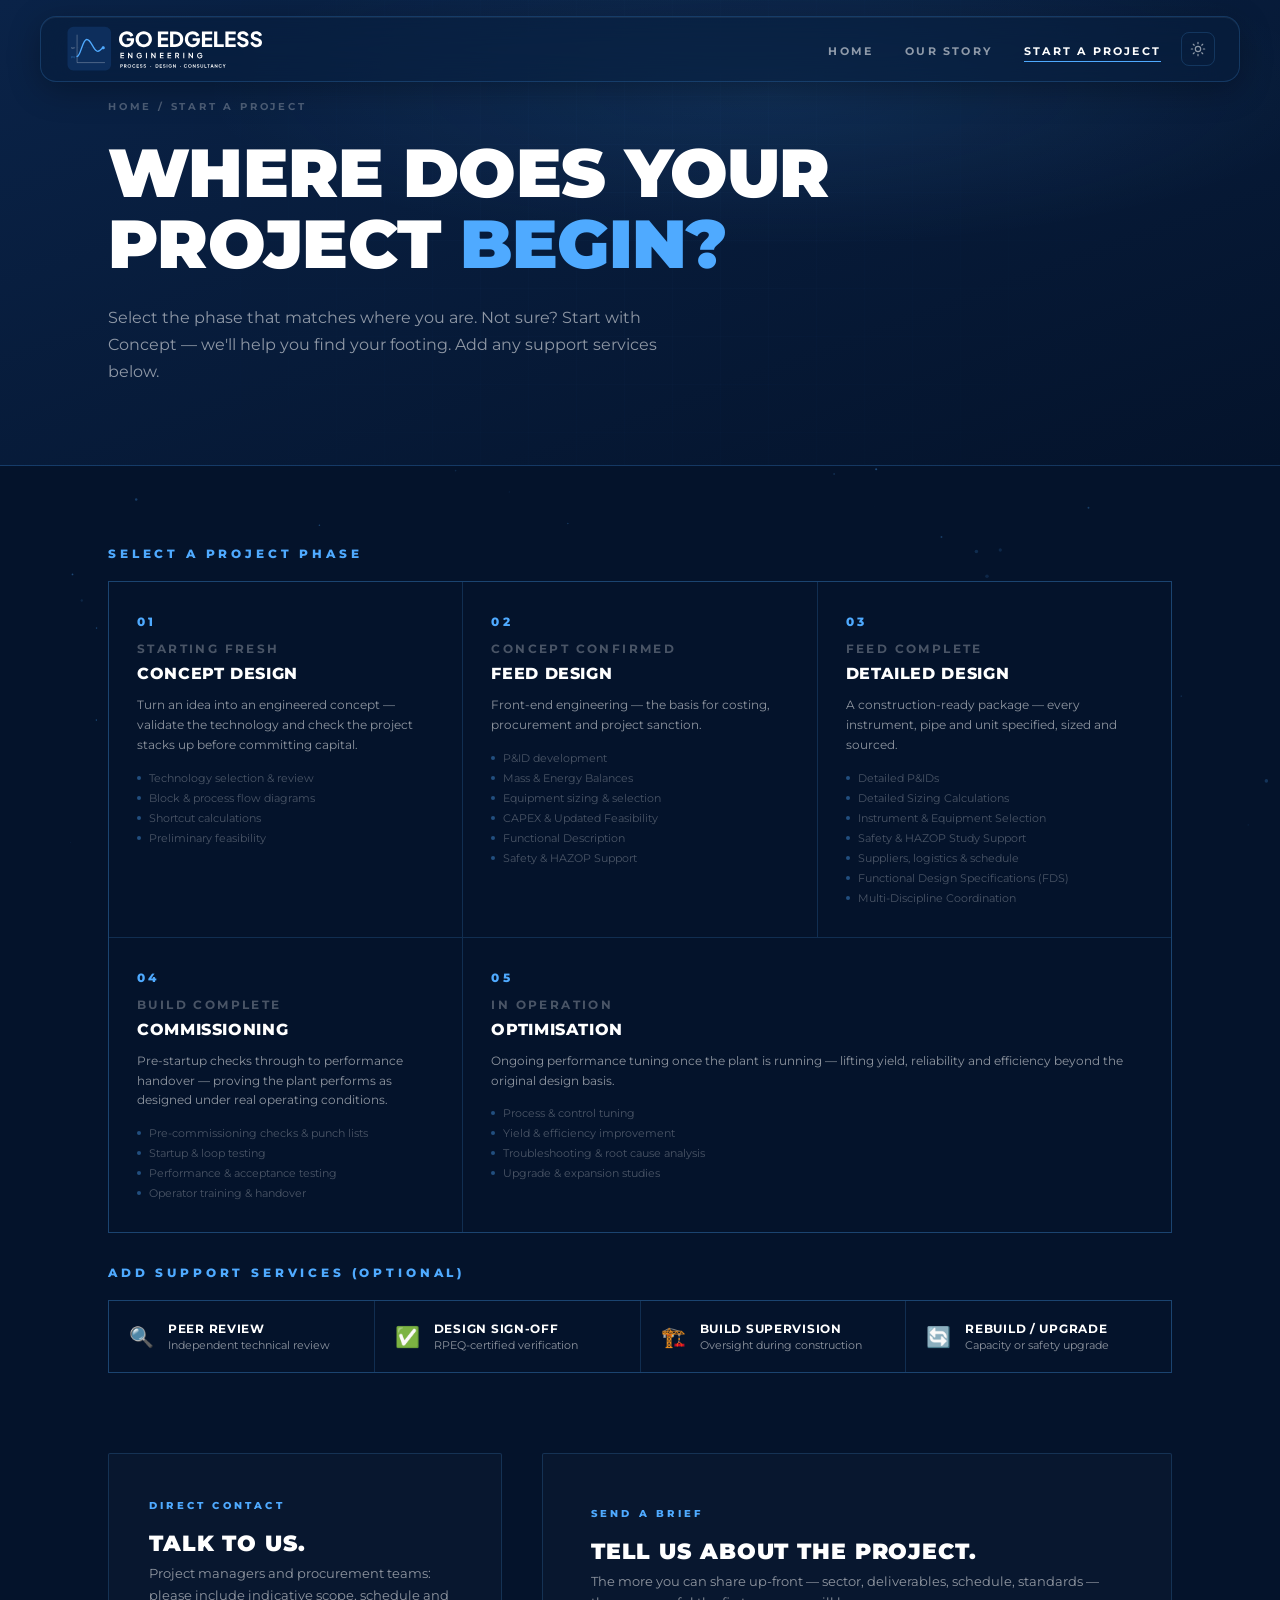
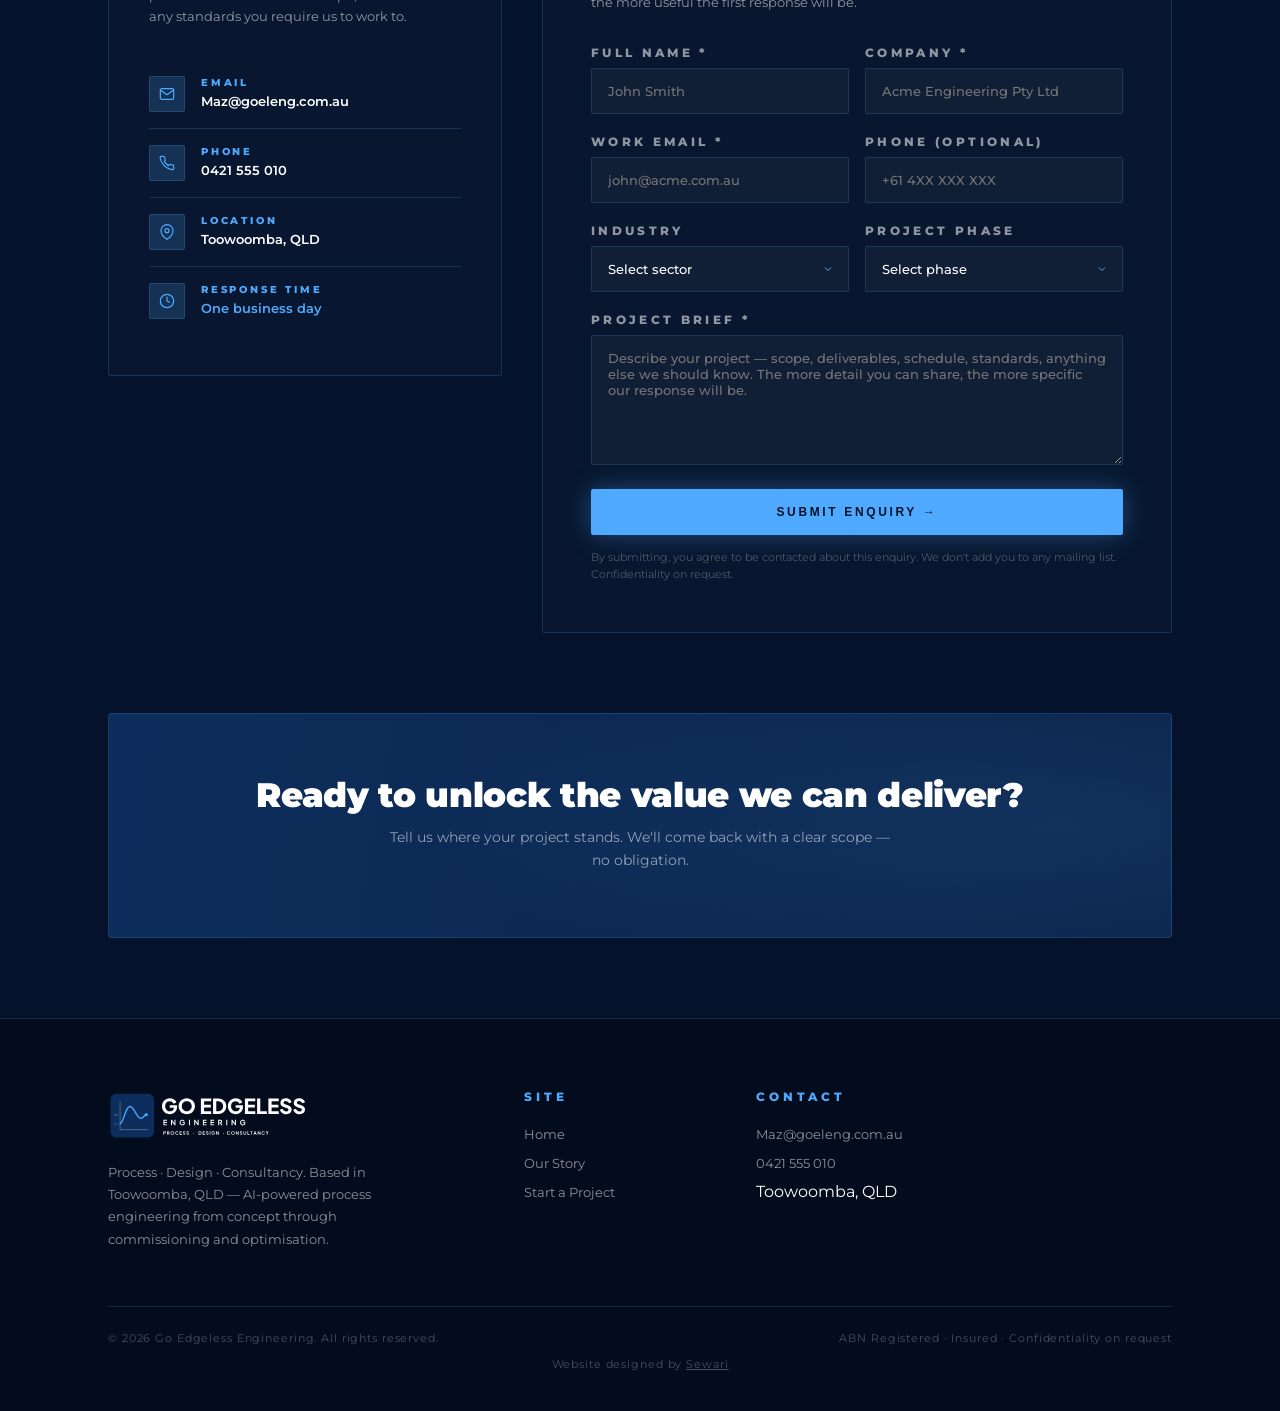
<file: contact.html>
<!DOCTYPE html>
<html lang="en">
<head>
  <meta charset="UTF-8"/>
  <script>(function(){if(localStorage.getItem('theme')==='light'){document.documentElement.setAttribute('data-theme','light');}})();</script>
  <meta name="viewport" content="width=device-width, initial-scale=1, viewport-fit=cover"/>
  <title>Start a Project — Go Edgeless Engineering</title>
  <meta name="description" content="Select the phase that matches where your project stands — Concept, FEED, Detailed Design, Commissioning or Optimisation — and send us a brief."/>
  <link rel="canonical" href="https://goedgeless.mohammedalsewari06.workers.dev/contact.html"/>
  <meta property="og:type" content="website"/>
  <meta property="og:site_name" content="Go Edgeless Engineering"/>
  <meta property="og:title" content="Start a Project — Go Edgeless Engineering"/>
  <meta property="og:description" content="Select the phase that matches where your project stands — Concept, FEED, Detailed Design, Commissioning or Optimisation — and send us a brief."/>
  <meta property="og:url" content="https://goedgeless.mohammedalsewari06.workers.dev/contact.html"/>
  <meta property="og:image" content="https://goedgeless.mohammedalsewari06.workers.dev/Material/og-image.png"/>
  <meta property="og:image:width" content="1200"/>
  <meta property="og:image:height" content="630"/>
  <meta name="twitter:card" content="summary_large_image"/>
  <meta name="twitter:title" content="Start a Project — Go Edgeless Engineering"/>
  <meta name="twitter:description" content="Select the phase that matches where your project stands — Concept, FEED, Detailed Design, Commissioning or Optimisation — and send us a brief."/>
  <meta name="twitter:image" content="https://goedgeless.mohammedalsewari06.workers.dev/Material/og-image.png"/>
  <link rel="icon" type="image/png" href="Material/favicon.png"/>
  <link rel="preconnect" href="https://fonts.googleapis.com">
  <link rel="preconnect" href="https://fonts.gstatic.com" crossorigin>
  <link href="https://fonts.googleapis.com/css2?family=Montserrat:wght@300;400;500;600;700;800;900&display=swap" rel="stylesheet"/>
  <link rel="stylesheet" href="styles.css"/>
  <style>
    /* ── CONTACT-SPECIFIC ── */

    .contact-hero-bg {
      position:absolute; inset:0;
      background:
        radial-gradient(80% 60% at 60% 20%, rgba(79,170,255,0.12), transparent 55%),
        linear-gradient(160deg, #0a2348 0%, #04132b 100%);
    }

    /* ENQUIRY SELECTOR */
    .enquiry-section { padding:80px 0; }

    /* PHASE SELECTOR */
    .selector-label {
      font-size:12px; font-weight:800; letter-spacing:0.32em;
      text-transform:uppercase; color:var(--signal);
      margin-bottom:20px; display:block;
    }

    .phase-grid {
      display:grid; grid-template-columns:repeat(3,1fr);
      gap:1px; background:var(--border);
      border:1px solid var(--border);
      margin-bottom:32px;
    }
    .phase-grid .phase-card:nth-child(5) { grid-column:span 2; }
    .phase-card {
      background:var(--navy-dark);
      padding:32px 28px;
      cursor:pointer;
      position:relative; overflow:hidden;
      transition:background 0.25s;
      user-select:none;
    }
    .phase-card::before {
      content:''; position:absolute; top:0; left:0; right:0;
      height:2px; background:var(--signal);
      transform:scaleX(0); transition:transform 0.25s;
      transform-origin:left;
    }
    .phase-card:hover { background:rgba(79,170,255,0.04); }
    .phase-card.selected { background:rgba(79,170,255,0.08); }
    .phase-card.selected::before { transform:scaleX(1); }

    .phase-tick {
      position:absolute; top:16px; right:16px;
      width:20px; height:20px; border-radius:50%;
      background:var(--signal); border:2px solid var(--signal);
      display:flex; align-items:center; justify-content:center;
      opacity:0; transform:scale(0.5);
      transition:opacity 0.2s, transform 0.2s;
    }
    .phase-tick svg { stroke:#fff; }
    .phase-card.selected .phase-tick { opacity:1; transform:scale(1); }

    .phase-num {
      font-size:12px; font-weight:800; letter-spacing:0.28em;
      color:var(--signal); margin-bottom:12px; display:block;
    }
    .phase-tag {
      font-size:12px; font-weight:700; letter-spacing:0.2em;
      color:var(--muted-dim); text-transform:uppercase;
      margin-bottom:8px; display:block;
    }
    .phase-name {
      font-size:16px; font-weight:800; letter-spacing:0.04em;
      text-transform:uppercase; margin-bottom:12px;
    }
    .phase-desc {
      font-size:12px; color:var(--muted); line-height:1.65;
      margin-bottom:16px;
    }
    .phase-items {
      list-style:none; display:flex; flex-direction:column; gap:6px;
    }
    .phase-items li {
      font-size:11px; color:var(--muted-dim);
      display:flex; align-items:center; gap:8px;
    }
    .phase-items li::before {
      content:''; width:4px; height:4px; border-radius:50%;
      background:rgba(79,170,255,0.4); flex-shrink:0;
    }

    /* SUPPORT SERVICES */
    .support-grid {
      display:grid; grid-template-columns:repeat(4,1fr);
      gap:1px; background:var(--border);
      border:1px solid var(--border);
      margin-bottom:48px;
    }
    .support-card {
      background:var(--navy-dark);
      padding:20px 20px;
      cursor:pointer;
      display:flex; align-items:center; gap:14px;
      transition:background 0.2s;
      user-select:none;
      position:relative;
    }
    .support-card:hover { background:rgba(79,170,255,0.04); }
    .support-card.selected { background:rgba(79,170,255,0.08); }
    .support-icon { font-size:20px; flex-shrink:0; }
    .support-name { font-size:12px; font-weight:700; letter-spacing:0.06em; text-transform:uppercase; }
    .support-mini { font-size:11px; color:var(--muted); margin-top:2px; }
    .support-check {
      position:absolute; top:10px; right:12px;
      width:16px; height:16px; border-radius:50%;
      background:var(--signal);
      display:flex; align-items:center; justify-content:center;
      opacity:0; transform:scale(0.5);
      transition:opacity 0.2s, transform 0.2s;
    }
    .support-check svg { stroke:#fff; }
    .support-card.selected .support-check { opacity:1; transform:scale(1); }

    /* CONTACT FORM */
    .contact-form-wrap {
      background:rgba(255,255,255,0.02);
      border:1px solid var(--border);
      padding:48px;
      border-radius:2px;
    }
    .contact-form-head {
      margin-bottom:32px;
    }
    .contact-form-head h3 { font-size:22px; text-transform:uppercase; letter-spacing:0.04em; }
    .contact-form-head p { font-size:13px; color:var(--muted); margin-top:8px; line-height:1.6; }

    /* SELECTION SUMMARY */
    .selection-summary {
      background:rgba(79,170,255,0.06);
      border:1px solid rgba(79,170,255,0.2);
      border-radius:2px; padding:20px 24px;
      margin-bottom:24px;
      display:none;
    }
    .selection-summary.visible { display:block; }
    .selection-summary-label {
      font-size:12px; font-weight:800; letter-spacing:0.28em;
      text-transform:uppercase; color:var(--signal); margin-bottom:12px;
    }
    .selection-chips {
      display:flex; flex-wrap:wrap; gap:8px;
    }
    .chip {
      display:inline-flex; align-items:center; gap:6px;
      background:rgba(79,170,255,0.12);
      border:1px solid rgba(79,170,255,0.25);
      border-radius:2px; padding:5px 12px;
      font-size:10px; font-weight:700; letter-spacing:0.12em;
      text-transform:uppercase; color:var(--signal);
    }

    /* FORM ERROR */
    .form-error {
      display:none;
      align-items:center; gap:10px;
      background:rgba(239,68,68,0.08);
      border:1px solid rgba(239,68,68,0.3);
      border-radius:2px; padding:14px 16px;
      margin-bottom:20px;
      font-size:13px; color:#f87171; line-height:1.5;
    }
    .form-error.visible { display:flex; }

    /* DIRECT CONTACT PANEL */
    .contact-grid {
      display:grid; grid-template-columns:1fr 1.6fr;
      gap:40px; margin-top:80px;
    }
    .direct-contact {
      background:rgba(255,255,255,0.02);
      border:1px solid var(--border);
      padding:40px;
      border-radius:2px;
      height:fit-content;
      position:sticky; top:100px;
    }
    .direct-contact h3 { font-size:22px; text-transform:uppercase; letter-spacing:0.04em; margin-bottom:8px; }
    .direct-contact > p { font-size:13px; color:var(--muted); line-height:1.65; margin-bottom:32px; }

    .contact-item {
      display:flex; align-items:flex-start; gap:16px;
      padding:16px 0;
      border-bottom:1px solid var(--border);
    }
    .contact-item:last-child { border-bottom:none; }
    .contact-item-icon {
      width:36px; height:36px; flex-shrink:0;
      background:var(--signal-dim);
      border:1px solid rgba(79,170,255,0.2);
      border-radius:2px;
      display:flex; align-items:center; justify-content:center;
    }
    .contact-item-icon svg { stroke:var(--signal); }
    .contact-item-label {
      font-size:10px; font-weight:800; letter-spacing:0.28em;
      text-transform:uppercase; color:var(--signal); margin-bottom:4px;
    }
    .contact-item-val {
      font-size:13px; font-weight:600;
    }
    .contact-item-val a { color:var(--white); text-decoration:none; }
    .contact-item-val a:hover { color:var(--signal); }

    /* SUCCESS STATE */
    .form-success {
      display:none; text-align:center; padding:48px 24px;
    }
    .form-success.show { display:block; }
    .success-icon {
      width:64px; height:64px; border-radius:50%;
      background:rgba(79,170,255,0.12);
      border:2px solid var(--signal);
      display:flex; align-items:center; justify-content:center;
      margin:0 auto 24px;
      box-shadow:0 0 40px rgba(79,170,255,0.3);
    }
    .success-icon svg { stroke:var(--signal); }
    .form-success h3 { font-size:24px; text-transform:uppercase; margin-bottom:12px; }
    .form-success p { font-size:14px; color:var(--muted); line-height:1.7; }

    /* SUBMIT BUTTON STATES */
    .btn-submit { width:100%; justify-content:center; font-size:12px; padding:16px; }
    .btn-submit:disabled { opacity:0.5; cursor:not-allowed; }

    /* CLOSING CTA */
    .cta-band {
      position:relative; overflow:hidden;
      background:linear-gradient(100deg, var(--navy) 0%, #0a2348 100%);
      border:1px solid var(--border);
      border-radius:4px;
      padding:64px;
      text-align:center;
      margin:80px auto 0;
    }
    .cta-band::before {
      content:''; position:absolute; inset:0;
      background:radial-gradient(60% 80% at 90% 50%, rgba(79,170,255,0.1), transparent);
      pointer-events:none;
    }
    .cta-band h2 { font-size:clamp(22px,3vw,34px); margin-bottom:12px; position:relative; z-index:1; }
    .cta-band p { font-size:14px; color:var(--muted); line-height:1.7; max-width:520px; margin:0 auto; position:relative; z-index:1; }

    @media (max-width:900px) {
      .phase-grid { grid-template-columns:1fr; }
      .phase-grid .phase-card:nth-child(5) { grid-column:span 1; }
      .support-grid { grid-template-columns:1fr 1fr; }
      .contact-grid { grid-template-columns:1fr; }
      .direct-contact { position:static; }
      .contact-form-wrap { padding:32px 24px; }
      .cta-band { padding:40px; }
    }
    @media (max-width:600px) {
      .support-grid { grid-template-columns:1fr; }
    }

    /* ── LIGHT THEME OVERRIDES ── */
    html[data-theme="light"] .contact-hero-bg {
      background:
        radial-gradient(80% 60% at 60% 20%, rgba(21,101,201,0.08), transparent 55%),
        linear-gradient(160deg, #eef3fa 0%, #ffffff 100%);
    }
    html[data-theme="light"] .contact-form-wrap,
    html[data-theme="light"] .direct-contact {
      background:rgba(10,31,61,0.025);
    }
    html[data-theme="light"] .cta-band {
      background:linear-gradient(100deg, #eaf2fc 0%, #dbe9fb 100%);
    }
    html[data-theme="light"] .form-error {
      background:rgba(239,68,68,0.06);
      border-color:rgba(239,68,68,0.35);
      color:#b91c1c;
    }
  </style>
</head>
<body>
  <canvas id="stars"></canvas>

  <!-- NAV -->
  <nav class="site-nav">
    <div class="nav-bar">
      <a class="nav-brand" href="/home">
        <img src="Material/Logo_White_tran.svg" alt="Go Edgeless Engineering" class="nav-logo nav-logo-dark">
        <img src="Material/Logo_White_tran_light.svg" alt="Go Edgeless Engineering" class="nav-logo nav-logo-light">
      </a>
      <div class="nav-bar-right">
        <ul class="nav-links">
          <li><a href="/home">Home</a></li>
          <li><a href="about.html">Our Story</a></li>
          <li><a href="contact.html" class="active">Start a Project</a></li>
        </ul>
        <button class="theme-toggle" id="themeToggle" aria-label="Toggle light mode">
          <svg class="icon-sun" width="16" height="16" viewBox="0 0 24 24" fill="none" stroke-width="1.8" stroke-linecap="round" stroke-linejoin="round"><circle cx="12" cy="12" r="4"/><path d="M12 2v2M12 20v2M4.93 4.93l1.41 1.41M17.66 17.66l1.41 1.41M2 12h2M20 12h2M6.34 17.66l-1.41 1.41M19.07 4.93l-1.41 1.41"/></svg>
          <svg class="icon-moon" width="16" height="16" viewBox="0 0 24 24" fill="none" stroke-width="1.8" stroke-linecap="round" stroke-linejoin="round"><path d="M21 12.79A9 9 0 1 1 11.21 3 7 7 0 0 0 21 12.79z"/></svg>
        </button>
        <button class="nav-hamburger" aria-label="Open menu">
          <span></span><span></span><span></span>
        </button>
      </div>
    </div>
    <div class="nav-mobile-panel">
      <div class="nav-mobile-panel-inner">
        <ul class="nav-panel-links">
          <li><a href="/home">Home</a></li>
          <li><a href="about.html">Our Story</a></li>
          <li><a href="contact.html" class="active">Start a Project</a></li>
        </ul>
      </div>
    </div>
  </nav>

  <main>
    <!-- PAGE HERO -->
    <section class="page-hero">
      <div class="contact-hero-bg"></div>
      <div class="grid-overlay"></div>
      <div class="beam"></div>
      <div class="container page-hero-inner">
        <div class="breadcrumb"><a href="/home">Home</a> / Start a Project</div>
        <h1>Where does your<br>project <em>begin?</em></h1>
        <p>Select the phase that matches where you are. Not sure? Start with Concept — we'll help you find your footing. Add any support services below.</p>
      </div>
    </section>

    <!-- ENQUIRY SELECTOR -->
    <section class="enquiry-section">
      <div class="container">

        <!-- PHASE SELECTOR -->
        <span class="selector-label reveal">Select a project phase</span>
        <div class="phase-grid reveal">

          <div class="phase-card" data-name="Concept Design" onclick="selectPhase(this)">
            <div class="phase-tick">
              <svg width="10" height="10" viewBox="0 0 24 24" fill="none" stroke-width="3" stroke-linecap="round" stroke-linejoin="round"><polyline points="20 6 9 17 4 12"/></svg>
            </div>
            <span class="phase-num">01</span>
            <span class="phase-tag">Starting Fresh</span>
            <div class="phase-name">Concept Design</div>
            <p class="phase-desc">Turn an idea into an engineered concept — validate the technology and check the project stacks up before committing capital.</p>
            <ul class="phase-items">
              <li>Technology selection &amp; review</li>
              <li>Block &amp; process flow diagrams</li>
              <li>Shortcut calculations</li>
              <li>Preliminary feasibility</li>
            </ul>
          </div>

          <div class="phase-card" data-name="FEED Design" onclick="selectPhase(this)">
            <div class="phase-tick">
              <svg width="10" height="10" viewBox="0 0 24 24" fill="none" stroke-width="3" stroke-linecap="round" stroke-linejoin="round"><polyline points="20 6 9 17 4 12"/></svg>
            </div>
            <span class="phase-num">02</span>
            <span class="phase-tag">Concept Confirmed</span>
            <div class="phase-name">FEED Design</div>
            <p class="phase-desc">Front-end engineering — the basis for costing, procurement and project sanction.</p>
            <ul class="phase-items">
              <li>P&amp;ID development</li>
              <li>Mass &amp; Energy Balances</li>
              <li>Equipment sizing &amp; selection</li>
              <li>CAPEX &amp; Updated Feasibility</li>
              <li>Functional Description</li>
              <li>Safety &amp; HAZOP Support</li>
            </ul>
          </div>

          <div class="phase-card" data-name="Detailed Design" onclick="selectPhase(this)">
            <div class="phase-tick">
              <svg width="10" height="10" viewBox="0 0 24 24" fill="none" stroke-width="3" stroke-linecap="round" stroke-linejoin="round"><polyline points="20 6 9 17 4 12"/></svg>
            </div>
            <span class="phase-num">03</span>
            <span class="phase-tag">FEED Complete</span>
            <div class="phase-name">Detailed Design</div>
            <p class="phase-desc">A construction-ready package — every instrument, pipe and unit specified, sized and sourced.</p>
            <ul class="phase-items">
              <li>Detailed P&amp;IDs</li>
              <li>Detailed Sizing Calculations</li>
              <li>Instrument &amp; Equipment Selection</li>
              <li>Safety &amp; HAZOP Study Support</li>
              <li>Suppliers, logistics &amp; schedule</li>
              <li>Functional Design Specifications (FDS)</li>
              <li>Multi-Discipline Coordination</li>
            </ul>
          </div>

          <div class="phase-card" data-name="Commissioning" onclick="selectPhase(this)">
            <div class="phase-tick">
              <svg width="10" height="10" viewBox="0 0 24 24" fill="none" stroke-width="3" stroke-linecap="round" stroke-linejoin="round"><polyline points="20 6 9 17 4 12"/></svg>
            </div>
            <span class="phase-num">04</span>
            <span class="phase-tag">Build Complete</span>
            <div class="phase-name">Commissioning</div>
            <p class="phase-desc">Pre-startup checks through to performance handover — proving the plant performs as designed under real operating conditions.</p>
            <ul class="phase-items">
              <li>Pre-commissioning checks &amp; punch lists</li>
              <li>Startup &amp; loop testing</li>
              <li>Performance &amp; acceptance testing</li>
              <li>Operator training &amp; handover</li>
            </ul>
          </div>

          <div class="phase-card" data-name="Optimisation" onclick="selectPhase(this)">
            <div class="phase-tick">
              <svg width="10" height="10" viewBox="0 0 24 24" fill="none" stroke-width="3" stroke-linecap="round" stroke-linejoin="round"><polyline points="20 6 9 17 4 12"/></svg>
            </div>
            <span class="phase-num">05</span>
            <span class="phase-tag">In Operation</span>
            <div class="phase-name">Optimisation</div>
            <p class="phase-desc">Ongoing performance tuning once the plant is running — lifting yield, reliability and efficiency beyond the original design basis.</p>
            <ul class="phase-items">
              <li>Process &amp; control tuning</li>
              <li>Yield &amp; efficiency improvement</li>
              <li>Troubleshooting &amp; root cause analysis</li>
              <li>Upgrade &amp; expansion studies</li>
            </ul>
          </div>

        </div>

        <!-- SUPPORT SERVICES -->
        <span class="selector-label reveal">Add support services (optional)</span>
        <div class="support-grid reveal">
          <div class="support-card" data-name="Peer Review" onclick="toggleSupport(this)">
            <div class="support-check"><svg width="8" height="8" viewBox="0 0 24 24" fill="none" stroke-width="3" stroke-linecap="round" stroke-linejoin="round"><polyline points="20 6 9 17 4 12"/></svg></div>
            <span class="support-icon">🔍</span>
            <div>
              <div class="support-name">Peer Review</div>
              <div class="support-mini">Independent technical review</div>
            </div>
          </div>
          <div class="support-card" data-name="Design Sign-Off" onclick="toggleSupport(this)">
            <div class="support-check"><svg width="8" height="8" viewBox="0 0 24 24" fill="none" stroke-width="3" stroke-linecap="round" stroke-linejoin="round"><polyline points="20 6 9 17 4 12"/></svg></div>
            <span class="support-icon">✅</span>
            <div>
              <div class="support-name">Design Sign-Off</div>
              <div class="support-mini">RPEQ-certified verification</div>
            </div>
          </div>
          <div class="support-card" data-name="Build Supervision" onclick="toggleSupport(this)">
            <div class="support-check"><svg width="8" height="8" viewBox="0 0 24 24" fill="none" stroke-width="3" stroke-linecap="round" stroke-linejoin="round"><polyline points="20 6 9 17 4 12"/></svg></div>
            <span class="support-icon">🏗️</span>
            <div>
              <div class="support-name">Build Supervision</div>
              <div class="support-mini">Oversight during construction</div>
            </div>
          </div>
          <div class="support-card" data-name="Rebuild / Upgrade" onclick="toggleSupport(this)">
            <div class="support-check"><svg width="8" height="8" viewBox="0 0 24 24" fill="none" stroke-width="3" stroke-linecap="round" stroke-linejoin="round"><polyline points="20 6 9 17 4 12"/></svg></div>
            <span class="support-icon">🔄</span>
            <div>
              <div class="support-name">Rebuild / Upgrade</div>
              <div class="support-mini">Capacity or safety upgrade</div>
            </div>
          </div>
        </div>

        <!-- CONTACT FORM + DIRECT CONTACT -->
        <div class="contact-grid">

          <!-- DIRECT CONTACT -->
          <div class="direct-contact reveal">
            <span class="eyebrow">Direct Contact</span>
            <h3>Talk to us.</h3>
            <p>Project managers and procurement teams: please include indicative scope, schedule and any standards you require us to work to.</p>

            <div class="contact-item">
              <div class="contact-item-icon">
                <svg width="16" height="16" viewBox="0 0 24 24" fill="none" stroke-width="1.8" stroke-linecap="round" stroke-linejoin="round"><path d="M4 4h16c1.1 0 2 .9 2 2v12c0 1.1-.9 2-2 2H4c-1.1 0-2-.9-2-2V6c0-1.1.9-2 2-2z"/><polyline points="22,6 12,13 2,6"/></svg>
              </div>
              <div>
                <div class="contact-item-label">Email</div>
                <div class="contact-item-val"><a href="mailto:Maz@goeleng.com.au">Maz@goeleng.com.au</a></div>
              </div>
            </div>

            <div class="contact-item">
              <div class="contact-item-icon">
                <svg width="16" height="16" viewBox="0 0 24 24" fill="none" stroke-width="1.8" stroke-linecap="round" stroke-linejoin="round"><path d="M22 16.92v3a2 2 0 0 1-2.18 2 19.79 19.79 0 0 1-8.63-3.07A19.5 19.5 0 0 1 4.69 12 19.79 19.79 0 0 1 1.58 3.44 2 2 0 0 1 3.55 2h3a2 2 0 0 1 2 1.72 12.84 12.84 0 0 0 .7 2.81 2 2 0 0 1-.45 2.11L8.09 9.91a16 16 0 0 0 6 6l1.27-1.27a2 2 0 0 1 2.11-.45 12.84 12.84 0 0 0 2.81.7A2 2 0 0 1 22 16.92z"/></svg>
              </div>
              <div>
                <div class="contact-item-label">Phone</div>
                <div class="contact-item-val"><a href="tel:+61421555010">0421 555 010</a></div>
              </div>
            </div>

            <div class="contact-item">
              <div class="contact-item-icon">
                <svg width="16" height="16" viewBox="0 0 24 24" fill="none" stroke-width="1.8" stroke-linecap="round" stroke-linejoin="round"><path d="M21 10c0 7-9 13-9 13s-9-6-9-13a9 9 0 0 1 18 0z"/><circle cx="12" cy="10" r="3"/></svg>
              </div>
              <div>
                <div class="contact-item-label">Location</div>
                <div class="contact-item-val">Toowoomba, QLD</div>
              </div>
            </div>

            <div class="contact-item">
              <div class="contact-item-icon">
                <svg width="16" height="16" viewBox="0 0 24 24" fill="none" stroke-width="1.8" stroke-linecap="round" stroke-linejoin="round"><circle cx="12" cy="12" r="10"/><polyline points="12 6 12 12 16 14"/></svg>
              </div>
              <div>
                <div class="contact-item-label">Response Time</div>
                <div class="contact-item-val" style="color:var(--signal);">One business day</div>
              </div>
            </div>
          </div>

          <!-- ENQUIRY FORM -->
          <div class="reveal">
            <div class="contact-form-wrap">
              <div id="formContainer">
                <div class="contact-form-head">
                  <span class="eyebrow">Send a Brief</span>
                  <h3>Tell us about the project.</h3>
                  <p>The more you can share up-front — sector, deliverables, schedule, standards — the more useful the first response will be.</p>
                </div>

                <!-- SELECTION SUMMARY (auto-populated) -->
                <div class="selection-summary" id="selectionSummary">
                  <div class="selection-summary-label">Your selection</div>
                  <div class="selection-chips" id="selectionChips"></div>
                </div>

                <div class="form-row">
                  <div class="form-group">
                    <label class="form-label" for="fullName">Full Name *</label>
                    <input class="form-input" type="text" id="fullName" name="fullName" required placeholder="John Smith"/>
                  </div>
                  <div class="form-group">
                    <label class="form-label" for="company">Company *</label>
                    <input class="form-input" type="text" id="company" name="company" required placeholder="Acme Engineering Pty Ltd"/>
                  </div>
                </div>

                <div class="form-row">
                  <div class="form-group">
                    <label class="form-label" for="email">Work Email *</label>
                    <input class="form-input" type="email" id="email" name="email" required placeholder="john@acme.com.au"/>
                  </div>
                  <div class="form-group">
                    <label class="form-label" for="phone">Phone (optional)</label>
                    <input class="form-input" type="tel" id="phone" name="phone" placeholder="+61 4XX XXX XXX"/>
                  </div>
                </div>

                <div class="form-row">
                  <div class="form-group">
                    <label class="form-label" for="industry">Industry</label>
                    <select class="form-select" id="industry" name="industry">
                      <option value="" disabled selected>Select sector</option>
                      <option value="Coal & Mineral Processing">Coal &amp; Mineral Processing</option>
                      <option value="Chemical & Manufacturing">Chemical &amp; Manufacturing</option>
                      <option value="Waste-to-Energy">Waste-to-Energy</option>
                      <option value="Thermal Processes">Thermal Processes</option>
                      <option value="Wastewater Treatment">Wastewater Treatment</option>
                      <option value="Oil & Gas">Oil &amp; Gas</option>
                      <option value="Other">Other</option>
                    </select>
                  </div>
                  <div class="form-group">
                    <label class="form-label" for="serviceType">Project Phase</label>
                    <select class="form-select" id="serviceType" name="serviceType">
                      <option value="" disabled selected>Select phase</option>
                      <option value="Concept Design">Concept Design</option>
                      <option value="FEED Design">FEED Design</option>
                      <option value="Detailed Design">Detailed Design</option>
                      <option value="Commissioning">Commissioning</option>
                      <option value="Optimisation">Optimisation</option>
                      <option value="Not sure yet">Not sure yet</option>
                    </select>
                  </div>
                </div>

                <div class="form-group">
                  <label class="form-label" for="brief">Project Brief *</label>
                  <textarea class="form-textarea" id="brief" name="brief" required placeholder="Describe your project — scope, deliverables, schedule, standards, anything else we should know. The more detail you can share, the more specific our response will be."></textarea>
                </div>

                <div class="form-error" id="formError"></div>

                <button type="button" class="btn btn-primary btn-submit" id="submitBtn" onclick="submitEnquiry()">
                  Submit Enquiry →
                </button>

                <p style="font-size:11px;color:var(--muted-dim);margin-top:14px;line-height:1.6;">
                  By submitting, you agree to be contacted about this enquiry. We don't add you to any mailing list. Confidentiality on request.
                </p>
              </div>

              <!-- SUCCESS STATE -->
              <div class="form-success" id="formSuccess">
                <div class="success-icon">
                  <svg width="28" height="28" viewBox="0 0 24 24" fill="none" stroke-width="2.5" stroke-linecap="round" stroke-linejoin="round"><polyline points="20 6 9 17 4 12"/></svg>
                </div>
                <h3>Enquiry Received</h3>
                <p>Thank you — we've received your brief and will respond with a clear scope and honest indicative effort within one business day.</p>
                <p style="margin-top:12px;">Keep an eye on <span id="confirmEmail" style="color:var(--signal);"></span> for our response.</p>
              </div>
            </div>
          </div>

        </div>

        <!-- CLOSING CTA -->
        <div class="cta-band reveal">
          <h2>Ready to unlock the value we can deliver?</h2>
          <p>Tell us where your project stands. We'll come back with a clear scope — no obligation.</p>
        </div>

      </div>
    </section>

  </main>

  <!-- FOOTER -->
  <footer class="site-footer">
    <div class="container">
      <div class="footer-grid">
        <div class="footer-brand">
          <a class="nav-brand" href="/home" style="text-decoration:none;">
            <img src="Material/Logo_White_tran.svg" alt="Go Edgeless Engineering" class="nav-logo nav-logo-dark">
            <img src="Material/Logo_White_tran_light.svg" alt="Go Edgeless Engineering" class="nav-logo nav-logo-light">
          </a>
          <p>Process · Design · Consultancy. Based in Toowoomba, QLD — AI-powered process engineering from concept through commissioning and optimisation.</p>
        </div>
        <div class="footer-col">
          <h4>Site</h4>
          <ul>
            <li><a href="/home">Home</a></li>
            <li><a href="about.html">Our Story</a></li>
            <li><a href="contact.html">Start a Project</a></li>
          </ul>
        </div>
        <div class="footer-col">
          <h4>Contact</h4>
          <ul>
            <li><a href="mailto:Maz@goeleng.com.au">Maz@goeleng.com.au</a></li>
            <li><a href="tel:+61421555010">0421 555 010</a></li>
            <li>Toowoomba, QLD</li>
          </ul>
        </div>
      </div>
      <div class="footer-bottom">
        <span>© <span class="yr">2026</span> Go Edgeless Engineering. All rights reserved.</span>
        <span>ABN Registered · Insured · Confidentiality on request</span>
      </div>
      <div class="footer-credit">Website designed by <a href="https://sewari.dev" target="_blank" rel="noopener noreferrer">Sewari</a></div>
    </div>
  </footer>

  <script src="site.js"></script>
  <script>
    // ── Formspree endpoint ──
    const FORMSPREE_ENDPOINT = 'https://formspree.io/f/xgobeqyr';

    // ── Selection state ──
    let selectedPhase = '';
    const selectedSupport = new Set();

    function selectPhase(el) {
      const name = el.dataset.name;
      document.querySelectorAll('.phase-card').forEach(c => c.classList.remove('selected'));
      if (selectedPhase === name) {
        selectedPhase = '';
      } else {
        el.classList.add('selected');
        selectedPhase = name;
      }
      updateSummary();
    }

    function toggleSupport(el) {
      const name = el.dataset.name;
      if (selectedSupport.has(name)) {
        selectedSupport.delete(name);
        el.classList.remove('selected');
      } else {
        selectedSupport.add(name);
        el.classList.add('selected');
      }
      updateSummary();
    }

    function updateSummary() {
      const summary = document.getElementById('selectionSummary');
      const chips = document.getElementById('selectionChips');
      const all = [];
      if (selectedPhase) all.push(selectedPhase);
      selectedSupport.forEach(s => all.push(s));

      if (all.length === 0) {
        summary.classList.remove('visible');
        return;
      }
      summary.classList.add('visible');
      chips.innerHTML = all.map(n => `<span class="chip">✓ ${n}</span>`).join('');
    }

    function showError(message) {
      const errorBox = document.getElementById('formError');
      errorBox.textContent = message;
      errorBox.classList.add('visible');
    }

    function hideError() {
      const errorBox = document.getElementById('formError');
      errorBox.classList.remove('visible');
    }

    function submitEnquiry() {
      const fullName = document.getElementById('fullName').value.trim();
      const company  = document.getElementById('company').value.trim();
      const email    = document.getElementById('email').value.trim();
      const phone    = document.getElementById('phone').value.trim();
      const industry = document.getElementById('industry').value;
      const service  = document.getElementById('serviceType').value;
      const brief    = document.getElementById('brief').value.trim();

      hideError();

      if (!fullName || !company || !email || !brief) {
        showError('Please fill in all required fields (Name, Company, Email, Brief).');
        return;
      }

      const btn = document.getElementById('submitBtn');
      btn.disabled = true;
      btn.textContent = 'Sending...';

      // Build selection string
      const allSelected = [];
      if (selectedPhase) allSelected.push('Phase: ' + selectedPhase);
      selectedSupport.forEach(s => allSelected.push('Support: ' + s));
      const selectionText = allSelected.length > 0
        ? allSelected.join('\n')
        : 'No phase/services selected';

      const payload = {
        _subject:     'New Project Enquiry — ' + company,
        _replyto:     email,
        name:         fullName,
        email:        email,
        company:      company,
        phone:        phone || 'Not provided',
        industry:     industry || 'Not specified',
        project_phase: service || 'Not specified',
        selection:    selectionText,
        brief:        brief,
      };

      fetch(FORMSPREE_ENDPOINT, {
        method: 'POST',
        headers: { 'Content-Type': 'application/json', 'Accept': 'application/json' },
        body: JSON.stringify(payload),
      })
        .then((res) => {
          if (res.ok) {
            showSuccess(email);
          } else {
            return res.json().then((data) => {
              throw new Error((data && data.errors && data.errors.map(e => e.message).join(', ')) || 'Submission failed.');
            });
          }
        })
        .catch((err) => {
          console.error('Formspree error:', err);
          showError('Something went wrong sending your enquiry. Please try again or email us directly at Maz@goeleng.com.au.');
          btn.disabled = false;
          btn.textContent = 'Submit Enquiry →';
        });
    }

    function showSuccess(email) {
      document.getElementById('formContainer').style.display = 'none';
      const success = document.getElementById('formSuccess');
      success.classList.add('show');
      document.getElementById('confirmEmail').textContent = email;
    }
  </script>
</body>
</html>
</file>
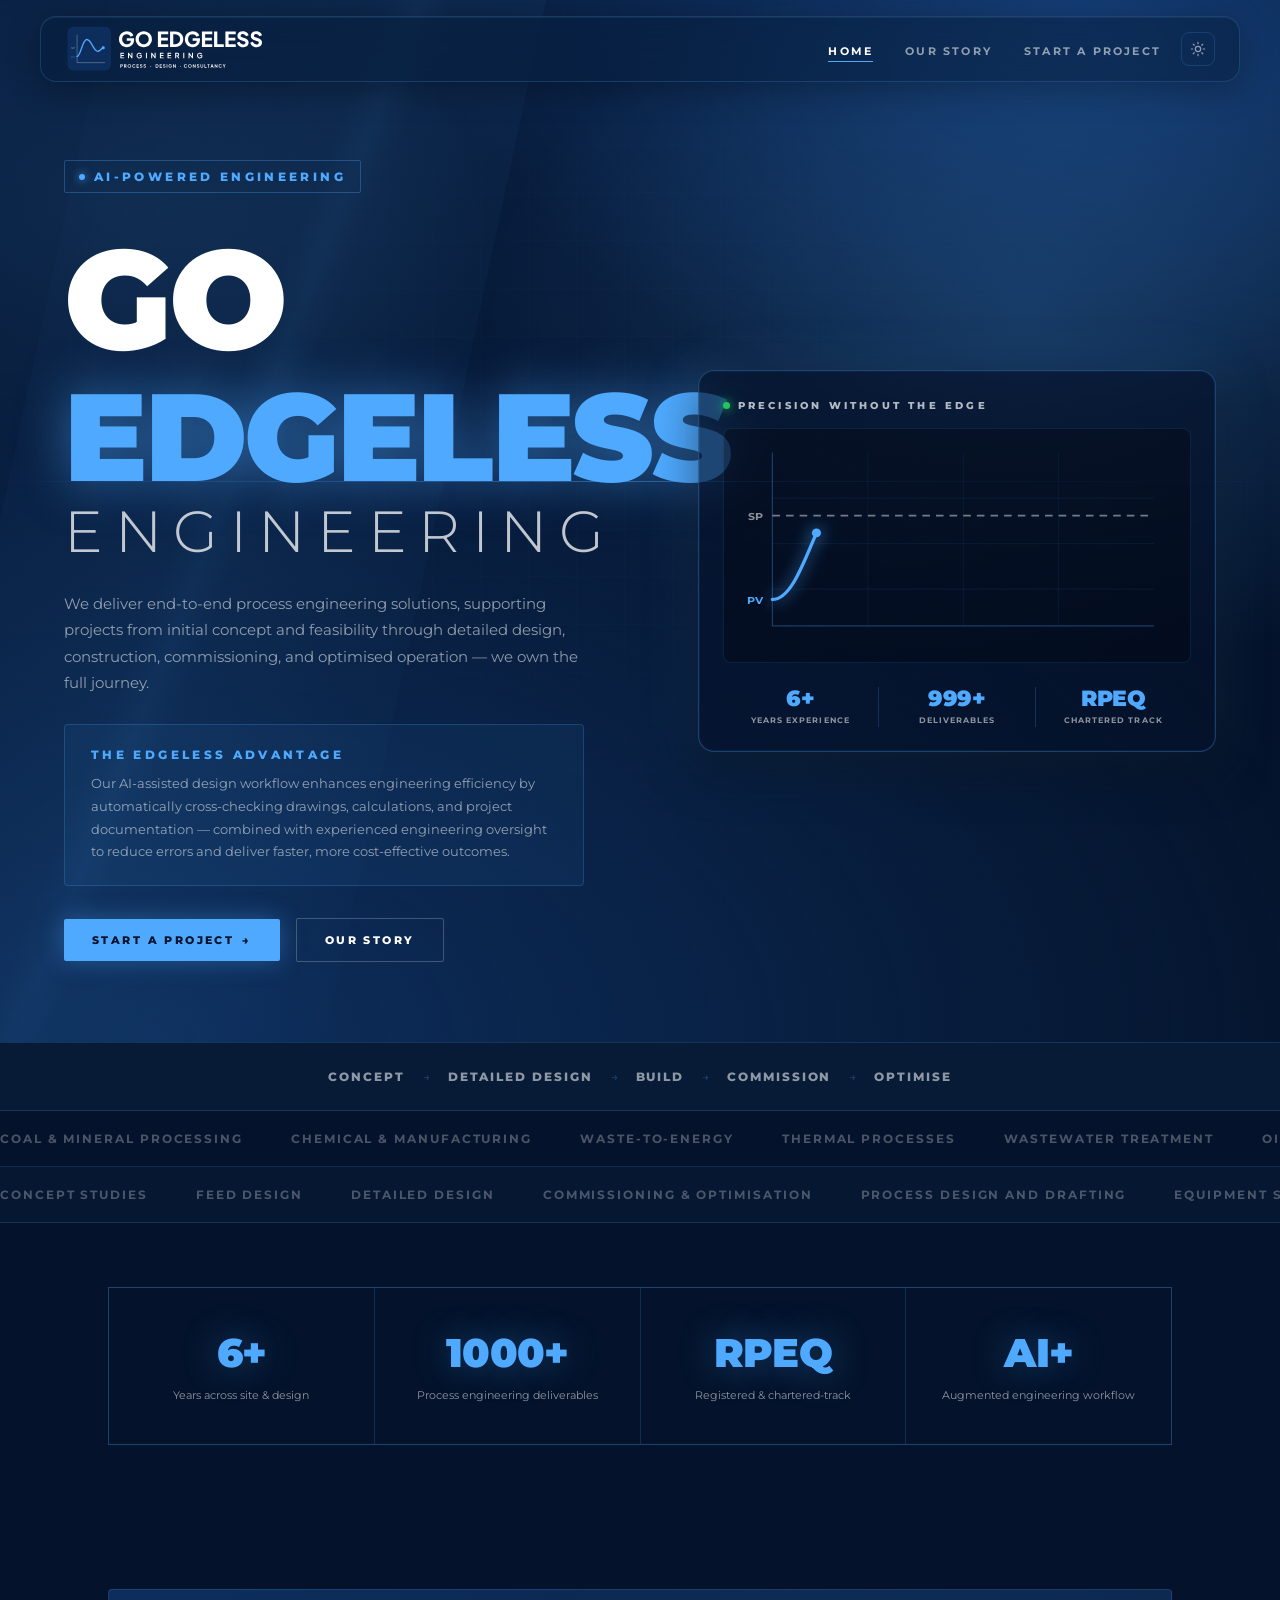
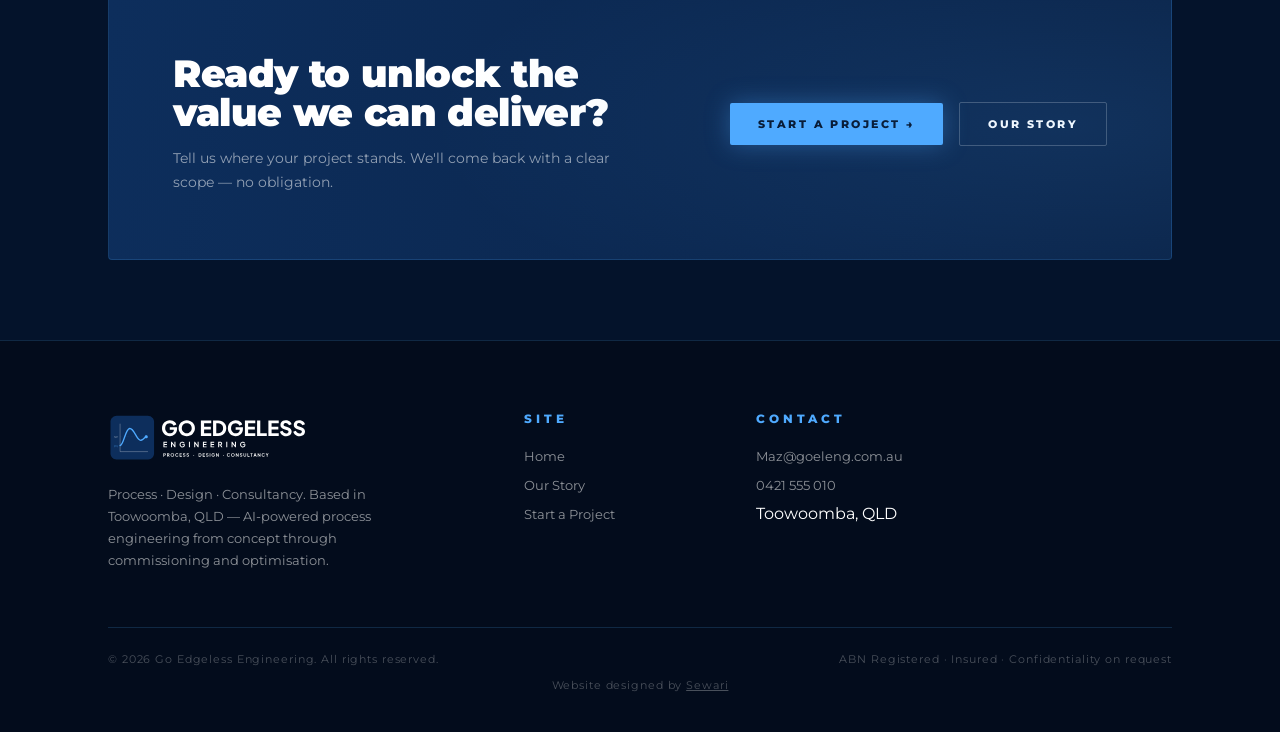
<file: home.html>
<!DOCTYPE html>
<html lang="en">
<head>
  <meta charset="UTF-8"/>
  <script>(function(){if(localStorage.getItem('theme')==='light'){document.documentElement.setAttribute('data-theme','light');}})();</script>
  <meta name="viewport" content="width=device-width, initial-scale=1, viewport-fit=cover"/>
  <title>Go Edgeless Engineering | Process · Design · Consultancy</title>
  <meta name="description" content="AI-powered process engineering consultancy. Concept through detailed design, commissioning and optimisation — for coal, chemical, waste-to-energy, thermal and wastewater industries."/>
  <link rel="canonical" href="https://goedgeless.mohammedalsewari06.workers.dev/home"/>
  <meta property="og:type" content="website"/>
  <meta property="og:site_name" content="Go Edgeless Engineering"/>
  <meta property="og:title" content="Go Edgeless Engineering | Process · Design · Consultancy"/>
  <meta property="og:description" content="AI-powered process engineering consultancy. Concept through detailed design, commissioning and optimisation — for coal, chemical, waste-to-energy, thermal and wastewater industries."/>
  <meta property="og:url" content="https://goedgeless.mohammedalsewari06.workers.dev/home"/>
  <meta property="og:image" content="https://goedgeless.mohammedalsewari06.workers.dev/Material/og-image.png"/>
  <meta property="og:image:width" content="1200"/>
  <meta property="og:image:height" content="630"/>
  <meta name="twitter:card" content="summary_large_image"/>
  <meta name="twitter:title" content="Go Edgeless Engineering | Process · Design · Consultancy"/>
  <meta name="twitter:description" content="AI-powered process engineering consultancy. Concept through detailed design, commissioning and optimisation — for coal, chemical, waste-to-energy, thermal and wastewater industries."/>
  <meta name="twitter:image" content="https://goedgeless.mohammedalsewari06.workers.dev/Material/og-image.png"/>
  <link rel="icon" type="image/png" href="Material/favicon.png"/>
  <link rel="preconnect" href="https://fonts.googleapis.com">
  <link rel="preconnect" href="https://fonts.gstatic.com" crossorigin>
  <link href="https://fonts.googleapis.com/css2?family=Montserrat:wght@300;400;500;600;700;800;900&display=swap" rel="stylesheet"/>
  <link rel="stylesheet" href="styles.css"/>
  <style>
    /* ── INDEX-SPECIFIC ── */

    /* HERO */
    .hero {
      position:relative; min-height:100vh;
      display:flex; align-items:center;
      overflow:hidden; isolation:isolate;
      padding:0 0 80px;
    }
    .hero::before {
      content:''; position:absolute; inset:-12%; z-index:-3;
      background:
        radial-gradient(140% 100% at 20% 90%, #0d2e5c 0%, transparent 55%),
        radial-gradient(80% 60% at 78% 12%, #123a73 0%, transparent 50%),
        linear-gradient(160deg, #0a2348 0%, #04132b 70%);
      animation:kenburns 28s ease-in-out infinite alternate;
    }
    @keyframes kenburns {
      from { transform:scale(1) translate(0,0); }
      to   { transform:scale(1.1) translate(-2%,2%); }
    }
    .hero::after {
      content:''; position:absolute; inset:0; z-index:-2;
      background:
        radial-gradient(60% 50% at 80% 30%, rgba(79,170,255,0.18), transparent 70%),
        radial-gradient(40% 35% at 10% 20%, rgba(79,170,255,0.08), transparent 70%);
      mix-blend-mode:screen;
      animation:breathe 9s ease-in-out infinite;
    }
    @keyframes breathe { 0%,100%{opacity:.8;} 50%{opacity:1;} }

    .hero-content {
      position:relative; z-index:1;
      width:100%; margin:0;
      padding:160px 4rem 0;
      display:flex; flex-direction:row;
      align-items:center; justify-content:space-between;
      gap:48px;
    }
    .hero-left { width:50%; flex-shrink:0; text-align:left; }

    /* ── GLASSMORPHISM HERO CARD ── */
    .hero-right {
      width:45%; flex-shrink:0;
      margin-left:auto;
      animation:fadeUp 1s 2.0s ease both;
    }
    .hero-card {
      position:relative;
      width:100%;
      background:rgba(5,18,42,0.65);
      backdrop-filter:blur(12px);
      -webkit-backdrop-filter:blur(12px);
      border:1px solid rgba(79,170,255,0.3);
      border-radius:16px;
      box-shadow:
        0 0 0 1px rgba(79,170,255,0.07) inset,
        0 0 56px rgba(79,170,255,0.14),
        0 16px 48px rgba(0,0,0,0.5);
      padding:28px 24px 24px;
      overflow:hidden;
    }
    .card-label {
      font-size:10px; font-weight:800; letter-spacing:0.32em;
      text-transform:uppercase; color:rgba(255,255,255,0.7);
      margin-bottom:16px;
      display:flex; align-items:center; gap:8px;
    }
    .card-label::before {
      content:''; width:7px; height:7px; border-radius:50%;
      background:#22c55e;
      box-shadow:0 0 10px #22c55e, 0 0 20px rgba(34,197,94,0.4);
      animation:greenPulse 1.8s ease-in-out infinite;
      flex-shrink:0;
    }
    @keyframes greenPulse {
      0%,100% { opacity:1; box-shadow:0 0 10px #22c55e, 0 0 20px rgba(34,197,94,0.4); }
      50%      { opacity:0.5; box-shadow:0 0 4px #22c55e; }
    }

    /* ── PV/SP TREND (was T-XY PHASE DIAGRAM) ── */
    .mct-wrap {
      width:100%; aspect-ratio:2/1;
      background:rgba(0,0,0,0.28);
      border:1px solid rgba(79,170,255,0.12);
      border-radius:8px;
      margin-bottom:24px;
      overflow:hidden;
      padding:6px;
    }
    .mct-diagram { width:100%; height:100%; }
    .mct-grid  { stroke:rgba(79,170,255,0.09); stroke-width:0.6; }
    .mct-axis  { stroke:rgba(79,170,255,0.3);  stroke-width:0.8; fill:none; }

    /* setpoint dashed line */
    .pvsp-sp-line {
      stroke:rgba(255,255,255,0.45);
      stroke-width:1.2;
      stroke-dasharray:5 4;
      fill:none;
    }

    /* PV response curve (drawn + animated via JS) */
    .pvsp-trend-path {
      fill:none; stroke:#4FAAFF; stroke-width:2.2;
      stroke-linecap:round; stroke-linejoin:round;
      filter:drop-shadow(0 0 5px rgba(79,170,255,0.85));
    }
    .pvsp-trend-dot {
      fill:#4FAAFF;
      filter:drop-shadow(0 0 6px rgba(79,170,255,0.95));
    }

    .txy-label {
      fill:rgba(255,255,255,0.55);
      font-size:7px; font-family:Montserrat,sans-serif;
      font-weight:700; letter-spacing:0.08em;
    }
    .txy-label.pv { fill:#4FAAFF; }

    .card-stats {
      display:flex; align-items:center; justify-content:space-between;
    }
    .card-stat {
      display:flex; flex-direction:column;
      align-items:center; text-align:center; flex:1;
    }
    .card-stat .n {
      font-size:22px; font-weight:900; color:var(--signal);
      letter-spacing:-0.02em; line-height:1;
    }
    .card-stat .l {
      font-size:7.5px; font-weight:700; letter-spacing:0.14em;
      text-transform:uppercase; color:var(--muted); margin-top:6px;
    }
    .card-stat-div {
      width:1px; height:40px;
      background:rgba(79,170,255,0.2); flex-shrink:0;
    }

    .hero-badge { animation:fadeDown 1s .8s ease both; }
    @keyframes fadeDown { from{opacity:0;transform:translateY(-14px);} to{opacity:1;transform:translateY(0);} }

    .hero h1 {
      margin:32px 0 10px;
      perspective:600px;
    }
    .hero h1 .go {
      display:block;
      font-size:clamp(60px,16vw,140px);
      color:#fff; letter-spacing:-0.02em;
      animation:cineUp 1.2s 1.0s cubic-bezier(.16,1,.3,1) both;
    }
    .hero h1 .edge {
      display:block;
      font-size:clamp(52px,14vw,124px);
      color:var(--signal); letter-spacing:-0.02em;
      text-shadow:0 0 50px rgba(79,170,255,0.5);
      animation:cineUp 1.2s 1.18s cubic-bezier(.16,1,.3,1) both,
                glowPulse 5s 2.8s ease-in-out infinite;
    }
    @keyframes glowPulse {
      0%,100%{text-shadow:0 0 40px rgba(79,170,255,0.4);}
      50%{text-shadow:0 0 80px rgba(79,170,255,0.75);}
    }
    .hero h1 .eng {
      display:block;
      font-size:clamp(24px,7vw,58px);
      font-weight:300; letter-spacing:0.2em;
      color:rgba(255,255,255,0.75);
      animation:cineUp 1.2s 1.36s cubic-bezier(.16,1,.3,1) both;
    }
    @keyframes cineUp {
      from{opacity:0;transform:translateY(55px) rotateX(16deg);filter:blur(8px);}
      to{opacity:1;transform:translateY(0) rotateX(0);filter:blur(0);}
    }

    .hero-sub {
      font-size:15px; color:var(--muted); line-height:1.75;
      max-width:520px; margin:28px 0 0;
      animation:fadeUp 1s 1.6s ease both;
    }
    @keyframes fadeUp { from{opacity:0;transform:translateY(18px);} to{opacity:1;transform:translateY(0);} }

    /* ADVANTAGE CALLOUT */
    .advantage-box {
      max-width:520px; margin:28px 0 32px;
      background:rgba(79,170,255,0.06);
      border:1px solid rgba(79,170,255,0.22);
      border-radius:4px;
      padding:22px 26px;
      animation:fadeUp 1s 1.7s ease both;
    }
    .advantage-label {
      font-size:12px; font-weight:800; letter-spacing:0.28em;
      text-transform:uppercase; color:var(--signal);
      margin-bottom:10px; display:block;
    }
    .advantage-box p {
      font-size:13px; color:var(--muted); line-height:1.75;
    }

    .hero-ctas {
      display:flex; align-items:center; gap:16px;
      animation:fadeUp 1s 1.8s ease both;
    }

    /* PROCESS PIPELINE STRIP */
    .pipeline-strip {
      position:relative; z-index:1;
      background:rgba(79,170,255,0.06);
      border-top:1px solid var(--border);
      border-bottom:1px solid var(--border);
      padding:26px 0;
      display:flex; align-items:center; justify-content:center;
      gap:18px; flex-wrap:wrap;
    }
    .pipeline-step {
      font-size:12px; font-weight:800; letter-spacing:0.16em;
      text-transform:uppercase; color:var(--muted);
      animation:pipelineCycle 8s ease-in-out infinite;
    }
    .pipeline-step.step-1 { animation-delay:0s; }
    .pipeline-step.step-2 { animation-delay:1.6s; }
    .pipeline-step.step-3 { animation-delay:3.2s; }
    .pipeline-step.step-4 { animation-delay:4.8s; }
    .pipeline-step.step-5 { animation-delay:6.4s; }
    @keyframes pipelineCycle {
      0%, 100% { color:var(--muted); text-shadow:none; }
      6%, 14%  { color:var(--signal); text-shadow:0 0 18px rgba(79,170,255,0.6); }
      20%      { color:var(--muted); text-shadow:none; }
    }
    .pipeline-arrow { color:rgba(79,170,255,0.35); font-size:12px; }

    /* MARQUEES */
    .marquee-wrap {
      overflow:hidden;
      border-bottom:1px solid var(--border);
      padding:20px 0;
    }
    .marquee-wrap.alt { background:rgba(79,170,255,0.03); }
    .marquee-track {
      display:flex; gap:48px; white-space:nowrap; width:max-content;
      animation:marqueeScroll 32s linear infinite;
    }
    .marquee-track span {
      font-size:12px; font-weight:700; letter-spacing:0.16em;
      text-transform:uppercase; color:var(--muted-dim);
    }
    @keyframes marqueeScroll {
      from { transform:translateX(0); }
      to   { transform:translateX(-50%); }
    }

    /* STATS BAND (4 items) */
    .stats4-grid {
      display:grid; grid-template-columns:repeat(4,1fr);
      gap:1px; background:var(--border);
      border:1px solid var(--border);
    }
    .stat4-card {
      background:var(--navy-dark);
      padding:40px 28px;
      text-align:center;
    }
    .stat4-card .n {
      font-size:clamp(28px,4vw,40px); font-weight:900;
      color:var(--signal); letter-spacing:-0.02em;
      text-shadow:0 0 36px rgba(79,170,255,0.35);
    }
    .stat4-card .l {
      font-size:11px; color:var(--muted);
      margin-top:10px; line-height:1.5;
    }

    /* CTA BAND */
    .cta-band {
      position:relative; overflow:hidden;
      background:linear-gradient(100deg, var(--navy) 0%, #0a2348 100%);
      border:1px solid var(--border);
      border-radius:4px;
      padding:64px;
      display:flex; align-items:center; justify-content:space-between;
      gap:48px;
      margin:80px auto;
    }
    .cta-band::before {
      content:''; position:absolute; inset:0;
      background:radial-gradient(60% 80% at 90% 50%, rgba(79,170,255,0.1), transparent);
      pointer-events:none;
    }
    .cta-band-text h2 { font-size:clamp(24px,3vw,38px); margin-bottom:14px; }
    .cta-band-text p { font-size:14px; color:var(--muted); line-height:1.7; max-width:480px; }
    .cta-band-actions { display:flex; align-items:center; gap:16px; flex-shrink:0; }

    @media (max-width:900px) {
      .stats4-grid { grid-template-columns:1fr 1fr; }
      .cta-band { flex-direction:column; padding:40px; }
      .hero-content { flex-direction:column; padding:120px 1.5rem 0; gap:32px; }
      .hero-left, .hero-right { width:100%; margin-left:0; }
      .pipeline-strip { padding:20px 24px; }
    }
    @media (max-width:480px) {
      .hero-content { padding:100px 1.25rem 0; gap:28px; }
      .stats4-grid { grid-template-columns:1fr; }
      .cta-band { padding:28px 20px; }
      .card-stats { gap:8px; }
      .card-stat .n { font-size:18px; }
      .pipeline-step { font-size:10px; }
    }

    /* ── LIGHT THEME OVERRIDES ── */
    html[data-theme="light"] .hero::before {
      background:
        radial-gradient(140% 100% at 20% 90%, #dce9fb 0%, transparent 55%),
        radial-gradient(80% 60% at 78% 12%, #eaf2fc 0%, transparent 50%),
        linear-gradient(160deg, #f7fafd 0%, #ffffff 70%);
    }
    html[data-theme="light"] .hero::after {
      background:
        radial-gradient(60% 50% at 80% 30%, rgba(21,101,201,0.10), transparent 70%),
        radial-gradient(40% 35% at 10% 20%, rgba(21,101,201,0.06), transparent 70%);
      mix-blend-mode:multiply;
    }
    html[data-theme="light"] .hero-card {
      background:rgba(255,255,255,0.6);
      border-color:rgba(10,31,61,0.15);
      box-shadow:
        0 0 0 1px rgba(10,31,61,0.05) inset,
        0 0 56px rgba(21,101,201,0.10),
        0 16px 48px rgba(13,46,92,0.18);
    }
    html[data-theme="light"] .card-label { color:rgba(10,31,61,0.7); }
    html[data-theme="light"] .mct-wrap { background:rgba(10,31,61,0.05); }
    html[data-theme="light"] .pvsp-sp-line { stroke:rgba(10,31,61,0.4); }
    html[data-theme="light"] .txy-label { fill:rgba(10,31,61,0.55); }
    html[data-theme="light"] .hero h1 .go { color:#0a1f3d; }
    html[data-theme="light"] .hero h1 .eng { color:rgba(10,31,61,0.75); }
    html[data-theme="light"] .cta-band {
      background:linear-gradient(100deg, #eaf2fc 0%, #dbe9fb 100%);
    }
  </style>
  <script type="application/ld+json">
  {
    "@context": "https://schema.org",
    "@type": "ProfessionalService",
    "name": "Go Edgeless Engineering",
    "description": "AI-powered process engineering consultancy. Concept through detailed design, commissioning and optimisation — for coal, chemical, waste-to-energy, thermal and wastewater industries.",
    "url": "https://goedgeless.mohammedalsewari06.workers.dev/home",
    "logo": "https://goedgeless.mohammedalsewari06.workers.dev/Material/Logo_White_tran.svg",
    "image": "https://goedgeless.mohammedalsewari06.workers.dev/Material/og-image.png",
    "telephone": "+61421555010",
    "email": "Maz@goeleng.com.au",
    "address": {
      "@type": "PostalAddress",
      "addressLocality": "Toowoomba",
      "addressRegion": "QLD",
      "addressCountry": "AU"
    },
    "areaServed": "AU"
  }
  </script>
  <script>if(sessionStorage.getItem('preloaderShown')){document.documentElement.classList.add('preloader-done');}</script>
</head>
<body>
  <canvas id="stars"></canvas>
  <div id="preloader">
    <img src="Material/Logo_White_tran.svg" alt="Go Edgeless Engineering" class="preloader-logo">
  </div>

  <!-- NAV -->
  <nav class="site-nav">
    <div class="nav-bar">
      <a class="nav-brand" href="/home">
        <img src="Material/Logo_White_tran.svg" alt="Go Edgeless Engineering" class="nav-logo nav-logo-dark">
        <img src="Material/Logo_White_tran_light.svg" alt="Go Edgeless Engineering" class="nav-logo nav-logo-light">
      </a>
      <div class="nav-bar-right">
        <ul class="nav-links">
          <li><a href="/home" class="active">Home</a></li>
          <li><a href="about.html">Our Story</a></li>
          <li><a href="contact.html">Start a Project</a></li>
        </ul>
        <button class="theme-toggle" id="themeToggle" aria-label="Toggle light mode">
          <svg class="icon-sun" width="16" height="16" viewBox="0 0 24 24" fill="none" stroke-width="1.8" stroke-linecap="round" stroke-linejoin="round"><circle cx="12" cy="12" r="4"/><path d="M12 2v2M12 20v2M4.93 4.93l1.41 1.41M17.66 17.66l1.41 1.41M2 12h2M20 12h2M6.34 17.66l-1.41 1.41M19.07 4.93l-1.41 1.41"/></svg>
          <svg class="icon-moon" width="16" height="16" viewBox="0 0 24 24" fill="none" stroke-width="1.8" stroke-linecap="round" stroke-linejoin="round"><path d="M21 12.79A9 9 0 1 1 11.21 3 7 7 0 0 0 21 12.79z"/></svg>
        </button>
        <button class="nav-hamburger" aria-label="Open menu">
          <span></span><span></span><span></span>
        </button>
      </div>
    </div>
    <div class="nav-mobile-panel">
      <div class="nav-mobile-panel-inner">
        <ul class="nav-panel-links">
          <li><a href="/home" class="active">Home</a></li>
          <li><a href="about.html">Our Story</a></li>
          <li><a href="contact.html">Start a Project</a></li>
        </ul>
      </div>
    </div>
  </nav>

  <main>

    <!-- HERO -->
    <section class="hero">
      <div class="grid-overlay"></div>
      <div class="beam"></div>
      <div class="scan-line"></div>

      <div class="hero-content">

        <!-- LEFT: Text -->
        <div class="hero-left">
          <div class="hero-badge">
            <div class="badge">
              <span class="dot"></span>
              AI-Powered Engineering
            </div>
          </div>

          <h1>
            <span class="go">GO</span>
            <span class="edge">EDGELESS</span>
            <span class="eng">ENGINEERING</span>
          </h1>

          <p class="hero-sub">We deliver end-to-end process engineering solutions, supporting projects from initial concept and feasibility through detailed design, construction, commissioning, and optimised operation — we own the full journey.</p>

          <div class="advantage-box">
            <span class="advantage-label">The Edgeless Advantage</span>
            <p>Our AI-assisted design workflow enhances engineering efficiency by automatically cross-checking drawings, calculations, and project documentation — combined with experienced engineering oversight to reduce errors and deliver faster, more cost-effective outcomes.</p>
          </div>

          <div class="hero-ctas">
            <a href="contact.html" class="btn btn-primary">Start a Project <span>→</span></a>
            <a href="about.html" class="btn btn-ghost">Our Story</a>
          </div>
        </div>

        <!-- RIGHT: Glassmorphism Card -->
        <div class="hero-right">
          <div class="hero-card">
            <div class="card-label">Precision without The Edge</div>

            <!-- PV/SP Trend -->
            <div class="mct-wrap">
              <svg class="mct-diagram" viewBox="0 0 300 150" preserveAspectRatio="none">

                <!-- Grid -->
                <line class="mct-grid" x1="91"  y1="12" x2="91"  y2="130"/>
                <line class="mct-grid" x1="154" y1="12" x2="154" y2="130"/>
                <line class="mct-grid" x1="217" y1="12" x2="217" y2="130"/>
                <line class="mct-grid" x1="28"  y1="43" x2="280" y2="43"/>
                <line class="mct-grid" x1="28"  y1="74" x2="280" y2="74"/>
                <line class="mct-grid" x1="28"  y1="105" x2="280" y2="105"/>

                <!-- Axes -->
                <line class="mct-axis" x1="28" y1="130" x2="280" y2="130"/>
                <line class="mct-axis" x1="28" y1="12"  x2="28"  y2="130"/>

                <!-- Setpoint dashed line -->
                <line class="pvsp-sp-line" x1="28" y1="55" x2="280" y2="55"/>

                <!-- PV response curve: rise above SP, dip below SP, settle on SP -->
                <path class="pvsp-trend-path"
                  d="M28,112 C50,112 58,34 85,31 C105,29 112,76 140,73 C162,71 205,55 280,55"/>

                <!-- traveling dot -->
                <circle class="pvsp-trend-dot" cx="28" cy="112" r="3"/>

                <!-- labels -->
                <text class="txy-label"    x="22" y="58"  text-anchor="end">SP</text>
                <text class="txy-label pv" x="22" y="115" text-anchor="end">PV</text>
              </svg>
            </div>

            <!-- Stats -->
            <div class="card-stats">
              <div class="card-stat">
                <span class="n"><span class="count" data-to="6">6</span>+</span>
                <span class="l">Years Experience</span>
              </div>
              <div class="card-stat-div"></div>
              <div class="card-stat">
                <span class="n"><span class="count" data-to="1000">1000</span>+</span>
                <span class="l">Deliverables</span>
              </div>
              <div class="card-stat-div"></div>
              <div class="card-stat">
                <span class="n">RPEQ</span>
                <span class="l">Chartered Track</span>
              </div>
            </div>
          </div>
        </div>

      </div>
    </section>

    <!-- PROCESS PIPELINE STRIP -->
    <div class="pipeline-strip">
      <span class="pipeline-step step-1">Concept</span>
      <span class="pipeline-arrow">→</span>
      <span class="pipeline-step step-2">Detailed Design</span>
      <span class="pipeline-arrow">→</span>
      <span class="pipeline-step step-3">Build</span>
      <span class="pipeline-arrow">→</span>
      <span class="pipeline-step step-4">Commission</span>
      <span class="pipeline-arrow">→</span>
      <span class="pipeline-step step-5">Optimise</span>
    </div>

    <!-- INDUSTRIES MARQUEE -->
    <div class="marquee-wrap">
      <div class="marquee-track">
        <span>Coal &amp; Mineral Processing</span>
        <span>Chemical &amp; Manufacturing</span>
        <span>Waste-to-Energy</span>
        <span>Thermal Processes</span>
        <span>Wastewater Treatment</span>
        <span>Oil &amp; Gas</span>
        <span>And More</span>
        <span>Coal &amp; Mineral Processing</span>
        <span>Chemical &amp; Manufacturing</span>
        <span>Waste-to-Energy</span>
        <span>Thermal Processes</span>
        <span>Wastewater Treatment</span>
        <span>Oil &amp; Gas</span>
        <span>And More</span>
      </div>
    </div>

    <!-- DELIVERABLES MARQUEE -->
    <div class="marquee-wrap alt">
      <div class="marquee-track" style="animation-direction:reverse;">
        <span>Concept Studies</span>
        <span>FEED Design</span>
        <span>Detailed Design</span>
        <span>Commissioning &amp; Optimisation</span>
        <span>Process Design and Drafting</span>
        <span>Equipment Sizing and Selection</span>
        <span>Concept Studies</span>
        <span>FEED Design</span>
        <span>Detailed Design</span>
        <span>Commissioning &amp; Optimisation</span>
        <span>Process Design and Drafting</span>
        <span>Equipment Sizing and Selection</span>
      </div>
    </div>

    <!-- STATS BAND -->
    <section class="section--tight">
      <div class="container">
        <div class="stats4-grid reveal">
          <div class="stat4-card">
            <div class="n">6+</div>
            <div class="l">Years across site &amp; design</div>
          </div>
          <div class="stat4-card">
            <div class="n">1000+</div>
            <div class="l">Process engineering deliverables</div>
          </div>
          <div class="stat4-card">
            <div class="n">RPEQ</div>
            <div class="l">Registered &amp; chartered-track</div>
          </div>
          <div class="stat4-card">
            <div class="n">AI+</div>
            <div class="l">Augmented engineering workflow</div>
          </div>
        </div>
      </div>
    </section>

    <!-- CTA BAND -->
    <div class="container">
      <div class="cta-band reveal">
        <div class="cta-band-text">
          <h2>Ready to unlock the value we can deliver?</h2>
          <p>Tell us where your project stands. We'll come back with a clear scope — no obligation.</p>
        </div>
        <div class="cta-band-actions">
          <a href="contact.html" class="btn btn-primary">Start a Project →</a>
          <a href="about.html" class="btn btn-ghost">Our Story</a>
        </div>
      </div>
    </div>

  </main>

  <!-- FOOTER -->
  <footer class="site-footer">
    <div class="container">
      <div class="footer-grid">
        <div class="footer-brand">
          <a class="nav-brand" href="/home" style="text-decoration:none;">
            <img src="Material/Logo_White_tran.svg" alt="Go Edgeless Engineering" class="nav-logo nav-logo-dark">
            <img src="Material/Logo_White_tran_light.svg" alt="Go Edgeless Engineering" class="nav-logo nav-logo-light">
          </a>
          <p>Process · Design · Consultancy. Based in Toowoomba, QLD — AI-powered process engineering from concept through commissioning and optimisation.</p>
        </div>

        <div class="footer-col">
          <h4>Site</h4>
          <ul>
            <li><a href="/home">Home</a></li>
            <li><a href="about.html">Our Story</a></li>
            <li><a href="contact.html">Start a Project</a></li>
          </ul>
        </div>

        <div class="footer-col">
          <h4>Contact</h4>
          <ul>
            <li><a href="mailto:Maz@goeleng.com.au">Maz@goeleng.com.au</a></li>
            <li><a href="tel:+61421555010">0421 555 010</a></li>
            <li>Toowoomba, QLD</li>
          </ul>
        </div>
      </div>

      <div class="footer-bottom">
        <span>© <span class="yr">2026</span> Go Edgeless Engineering. All rights reserved.</span>
        <span>ABN Registered · Insured · Confidentiality on request</span>
      </div>
      <div class="footer-credit">Website designed by <a href="https://sewari.dev" target="_blank" rel="noopener noreferrer">Sewari</a></div>
    </div>
  </footer>

  <script src="site.js"></script>

  <!-- PV/SP trend animation (scoped, does not touch site.js) -->
  <script>
  (function(){
    function initPvSpTrend(){
      var path = document.querySelector('.pvsp-trend-path');
      var dot  = document.querySelector('.pvsp-trend-dot');
      if(!path || !dot) return;

      var L = path.getTotalLength();
      path.style.strokeDasharray = L;
      path.style.strokeDashoffset = L;

      var DRAW_MS = 4200;
      var HOLD_MS = 1600;
      var startPt = path.getPointAtLength(0);

      function ease(t){
        return t < 0.5 ? 4*t*t*t : 1 - Math.pow(-2*t + 2, 3) / 2;
      }

      var phaseStart = null;
      var mode = 'draw';

      function frame(ts){
        if(phaseStart === null) phaseStart = ts;
        var elapsed = ts - phaseStart;

        if(mode === 'draw'){
          var t = Math.min(elapsed / DRAW_MS, 1);
          var et = ease(t);
          path.style.strokeDashoffset = L * (1 - et);
          var p = path.getPointAtLength(L * et);
          dot.setAttribute('cx', p.x);
          dot.setAttribute('cy', p.y);
          if(t >= 1){ mode = 'hold'; phaseStart = ts; }
        } else if(mode === 'hold'){
          if(elapsed >= HOLD_MS){
            path.style.strokeDashoffset = L;
            dot.setAttribute('cx', startPt.x);
            dot.setAttribute('cy', startPt.y);
            mode = 'draw';
            phaseStart = ts;
          }
        }
        requestAnimationFrame(frame);
      }
      requestAnimationFrame(frame);
    }

    if(document.readyState === 'loading'){
      document.addEventListener('DOMContentLoaded', initPvSpTrend);
    } else {
      initPvSpTrend();
    }
  })();
  </script>
</body>
</html>
</file>
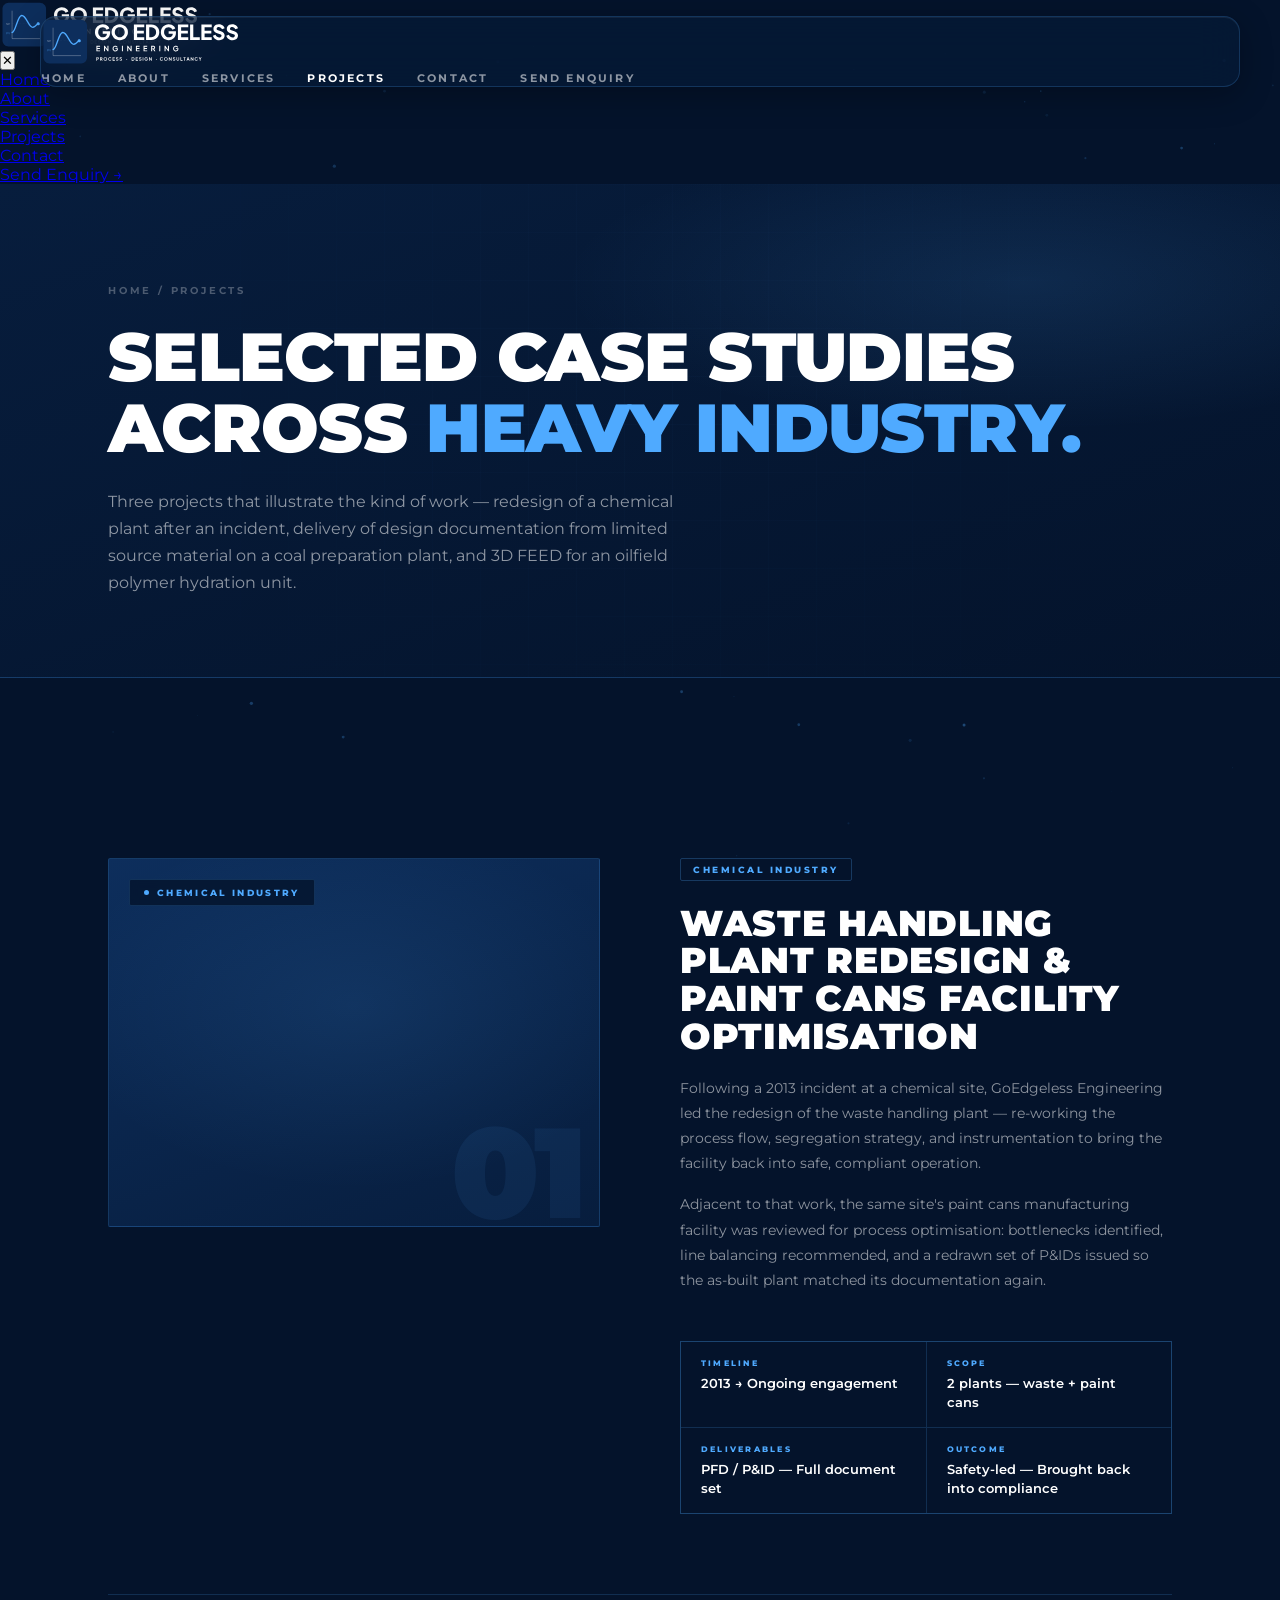
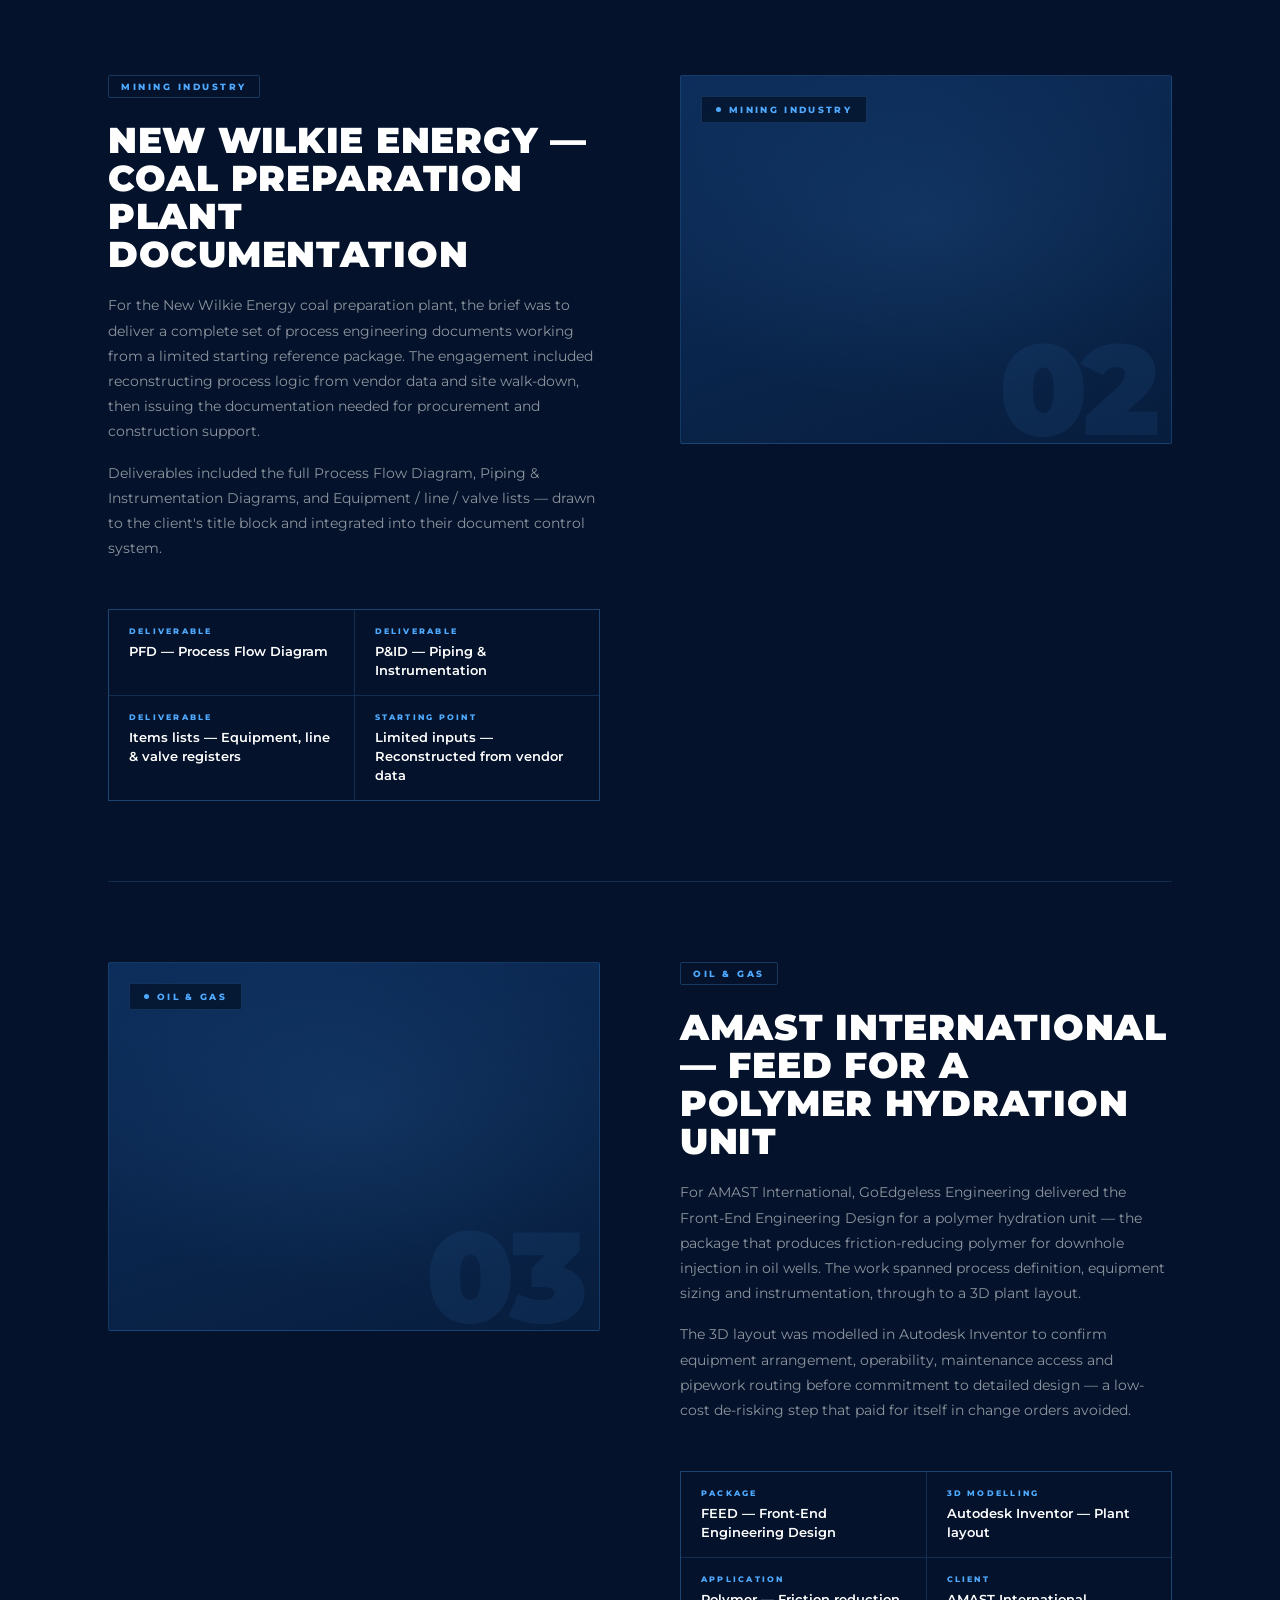
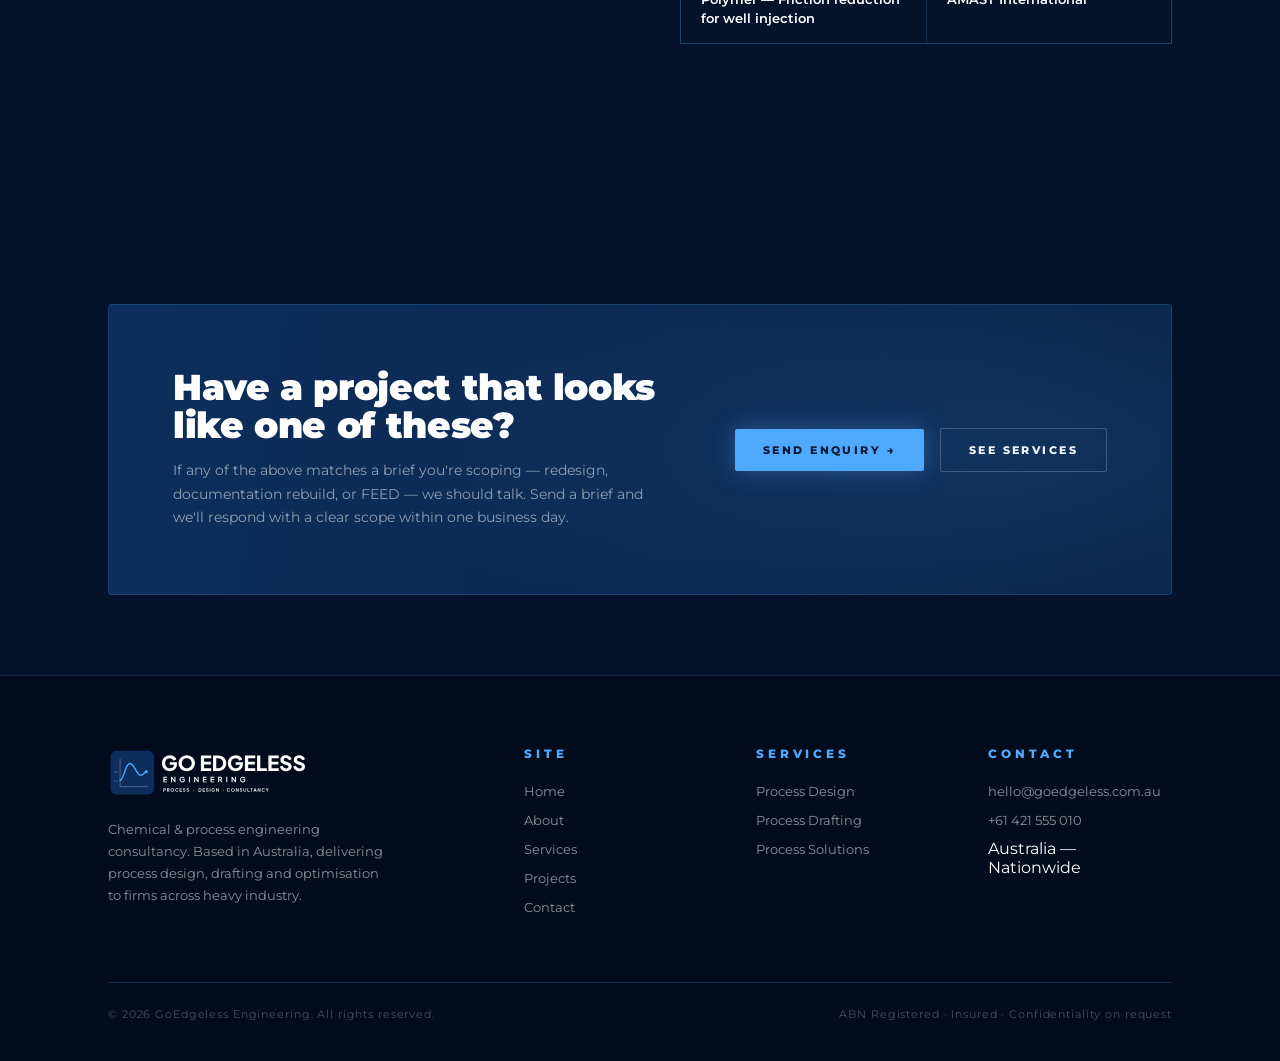
<file: projects.html>
<!DOCTYPE html>
<html lang="en">
<head>
  <meta charset="UTF-8"/>
  <meta name="viewport" content="width=device-width, initial-scale=1, viewport-fit=cover"/>
  <title>Projects — GoEdgeless Engineering</title>
  <meta name="description" content="Selected case studies: chemical plant redesign, coal preparation plant documentation, and 3D FEED for an oilfield polymer hydration unit."/>
  <link rel="preconnect" href="https://fonts.googleapis.com">
  <link rel="preconnect" href="https://fonts.gstatic.com" crossorigin>
  <link href="https://fonts.googleapis.com/css2?family=Montserrat:wght@300;400;500;600;700;800;900&display=swap" rel="stylesheet"/>
  <link rel="stylesheet" href="styles.css"/>
  <style>
    /* ── PROJECTS-SPECIFIC ── */

    .projects-hero-bg {
      position:absolute; inset:0;
      background:
        radial-gradient(60% 50% at 80% 20%, rgba(79,170,255,0.12), transparent 60%),
        linear-gradient(160deg, #071d3d 0%, #04132b 100%);
    }

    /* PROJECT CARDS */
    .case-study {
      padding:80px 0;
      border-bottom:1px solid var(--border);
      display:grid;
      grid-template-columns:1fr 1fr;
      gap:80px;
      align-items:start;
    }
    .case-study:last-child { border-bottom:none; }
    .case-study.reverse { direction:rtl; }
    .case-study.reverse > * { direction:ltr; }

    .case-visual {
      position:relative;
      background:linear-gradient(160deg, #0d2e5c 0%, #071d3d 100%);
      border:1px solid var(--border);
      border-radius:2px;
      aspect-ratio:4/3;
      display:flex; align-items:center; justify-content:center;
      overflow:hidden;
    }
    .case-visual::before {
      content:''; position:absolute; inset:0;
      background:radial-gradient(60% 50% at 50% 40%, rgba(79,170,255,0.1), transparent);
    }
    .case-num {
      font-size:clamp(80px,10vw,140px); font-weight:900;
      color:rgba(79,170,255,0.08); letter-spacing:-0.04em;
      position:absolute; bottom:-10px; right:16px;
      line-height:1;
    }
    .case-label {
      position:absolute; top:20px; left:20px;
      display:inline-flex; align-items:center; gap:8px;
      background:rgba(4,19,43,0.8);
      border:1px solid var(--border);
      backdrop-filter:blur(4px);
      padding:7px 14px; border-radius:2px;
      font-size:9px; font-weight:800; letter-spacing:0.26em;
      text-transform:uppercase; color:var(--signal);
    }
    .case-label .dot { width:5px; height:5px; border-radius:50%; background:var(--signal); }

    .case-content { display:flex; flex-direction:column; justify-content:center; }
    .case-industry {
      display:inline-flex;
      font-size:9px; font-weight:800; letter-spacing:0.28em;
      text-transform:uppercase; color:var(--signal);
      border:1px solid rgba(79,170,255,0.25);
      padding:5px 12px; border-radius:2px;
      margin-bottom:24px; width:fit-content;
    }
    .case-content h2 {
      font-size:clamp(22px,3vw,36px);
      margin-bottom:20px;
      text-transform:uppercase; letter-spacing:0.02em;
    }
    .case-content p {
      font-size:14px; color:var(--muted); line-height:1.8;
      margin-bottom:16px;
    }

    .case-meta {
      display:grid; grid-template-columns:repeat(2,1fr);
      gap:1px; background:var(--border);
      border:1px solid var(--border);
      margin-top:32px;
    }
    .case-meta-item {
      background:var(--navy-dark);
      padding:16px 20px;
    }
    .case-meta-item .k {
      font-size:8px; font-weight:800; letter-spacing:0.28em;
      text-transform:uppercase; color:var(--signal);
      margin-bottom:5px; display:block;
    }
    .case-meta-item .v {
      font-size:13px; font-weight:600; color:var(--white);
    }

    /* CTA BAND */
    .projects-cta {
      position:relative; overflow:hidden;
      background:linear-gradient(100deg, var(--navy) 0%, #0a2348 100%);
      border:1px solid var(--border);
      border-radius:4px;
      padding:64px;
      display:flex; align-items:center; justify-content:space-between;
      gap:48px;
      margin:80px auto;
    }
    .projects-cta::before {
      content:''; position:absolute; inset:0;
      background:radial-gradient(60% 80% at 85% 50%, rgba(79,170,255,0.1), transparent);
      pointer-events:none;
    }
    .projects-cta-text h2 { font-size:clamp(22px,3vw,36px); margin-bottom:14px; }
    .projects-cta-text p { font-size:14px; color:var(--muted); line-height:1.7; max-width:480px; }
    .projects-cta-actions { display:flex; align-items:center; gap:16px; flex-shrink:0; }

    @media (max-width:900px) {
      .case-study { grid-template-columns:1fr; gap:40px; }
      .case-study.reverse { direction:ltr; }
      .projects-cta { flex-direction:column; padding:40px; }
      .case-meta { grid-template-columns:1fr 1fr; }
    }
  </style>
</head>
<body>
  <canvas id="stars"></canvas>

  <!-- NAV -->
  <nav class="site-nav">
    <a class="nav-brand" href="index.html">
      <img src="Material/Logo_White_tran.svg" alt="GoEdgeless Engineering" class="nav-logo">
    </a>
    <ul class="nav-links">
      <li><a href="index.html">Home</a></li>
      <li><a href="about.html">About</a></li>
      <li><a href="services.html">Services</a></li>
      <li><a href="projects.html" class="active">Projects</a></li>
      <li><a href="contact.html">Contact</a></li>
      <li><a href="contact.html" class="nav-cta">Send Enquiry</a></li>
    </ul>
    <button class="nav-hamburger" aria-label="Open menu">
      <span></span><span></span><span></span>
    </button>
  </nav>

  <!-- Mobile Drawer -->
  <div class="nav-overlay" id="navOverlay"></div>
  <div class="nav-drawer" id="navDrawer">
    <div class="nav-drawer-header">
      <a class="nav-brand" href="index.html">
        <img src="Material/Logo_White_tran.svg" alt="GoEdgeless Engineering" class="nav-logo">
      </a>
      <button class="nav-drawer-close" id="navClose" aria-label="Close menu">✕</button>
    </div>
    <ul class="nav-drawer-links">
      <li><a href="index.html">Home</a></li>
      <li><a href="about.html">About</a></li>
      <li><a href="services.html">Services</a></li>
      <li><a href="projects.html" class="active">Projects</a></li>
      <li><a href="contact.html">Contact</a></li>
    </ul>
    <a href="contact.html" class="nav-drawer-cta">Send Enquiry →</a>
  </div>

  <main>
    <!-- PAGE HERO -->
    <section class="page-hero">
      <div class="projects-hero-bg"></div>
      <div class="grid-overlay"></div>
      <div class="beam"></div>
      <div class="container page-hero-inner">
        <div class="breadcrumb"><a href="index.html">Home</a> / Projects</div>
        <h1>Selected case studies<br>across <em>heavy industry.</em></h1>
        <p>Three projects that illustrate the kind of work — redesign of a chemical plant after an incident, delivery of design documentation from limited source material on a coal preparation plant, and 3D FEED for an oilfield polymer hydration unit.</p>
      </div>
    </section>

    <!-- CASE STUDIES -->
    <section class="section">
      <div class="container">

        <!-- CASE 01 -->
        <div class="case-study reveal">
          <div class="case-visual">
            <div class="case-num">01</div>
            <div class="case-label"><span class="dot"></span>Chemical Industry</div>
          </div>
          <div class="case-content">
            <span class="case-industry">Chemical Industry</span>
            <h2>Waste handling plant redesign &amp; paint cans facility optimisation</h2>
            <p>Following a 2013 incident at a chemical site, GoEdgeless Engineering led the redesign of the waste handling plant — re-working the process flow, segregation strategy, and instrumentation to bring the facility back into safe, compliant operation.</p>
            <p>Adjacent to that work, the same site's paint cans manufacturing facility was reviewed for process optimisation: bottlenecks identified, line balancing recommended, and a redrawn set of P&amp;IDs issued so the as-built plant matched its documentation again.</p>
            <div class="case-meta">
              <div class="case-meta-item">
                <span class="k">Timeline</span>
                <span class="v">2013 → Ongoing engagement</span>
              </div>
              <div class="case-meta-item">
                <span class="k">Scope</span>
                <span class="v">2 plants — waste + paint cans</span>
              </div>
              <div class="case-meta-item">
                <span class="k">Deliverables</span>
                <span class="v">PFD / P&amp;ID — Full document set</span>
              </div>
              <div class="case-meta-item">
                <span class="k">Outcome</span>
                <span class="v">Safety-led — Brought back into compliance</span>
              </div>
            </div>
          </div>
        </div>

        <!-- CASE 02 -->
        <div class="case-study reverse reveal">
          <div class="case-visual">
            <div class="case-num">02</div>
            <div class="case-label"><span class="dot"></span>Mining Industry</div>
          </div>
          <div class="case-content">
            <span class="case-industry">Mining Industry</span>
            <h2>New Wilkie Energy — coal preparation plant documentation</h2>
            <p>For the New Wilkie Energy coal preparation plant, the brief was to deliver a complete set of process engineering documents working from a limited starting reference package. The engagement included reconstructing process logic from vendor data and site walk-down, then issuing the documentation needed for procurement and construction support.</p>
            <p>Deliverables included the full Process Flow Diagram, Piping &amp; Instrumentation Diagrams, and Equipment / line / valve lists — drawn to the client's title block and integrated into their document control system.</p>
            <div class="case-meta">
              <div class="case-meta-item">
                <span class="k">Deliverable</span>
                <span class="v">PFD — Process Flow Diagram</span>
              </div>
              <div class="case-meta-item">
                <span class="k">Deliverable</span>
                <span class="v">P&amp;ID — Piping &amp; Instrumentation</span>
              </div>
              <div class="case-meta-item">
                <span class="k">Deliverable</span>
                <span class="v">Items lists — Equipment, line &amp; valve registers</span>
              </div>
              <div class="case-meta-item">
                <span class="k">Starting point</span>
                <span class="v">Limited inputs — Reconstructed from vendor data</span>
              </div>
            </div>
          </div>
        </div>

        <!-- CASE 03 -->
        <div class="case-study reveal">
          <div class="case-visual">
            <div class="case-num">03</div>
            <div class="case-label"><span class="dot"></span>Oil &amp; Gas</div>
          </div>
          <div class="case-content">
            <span class="case-industry">Oil &amp; Gas</span>
            <h2>AMAST International — FEED for a polymer hydration unit</h2>
            <p>For AMAST International, GoEdgeless Engineering delivered the Front-End Engineering Design for a polymer hydration unit — the package that produces friction-reducing polymer for downhole injection in oil wells. The work spanned process definition, equipment sizing and instrumentation, through to a 3D plant layout.</p>
            <p>The 3D layout was modelled in Autodesk Inventor to confirm equipment arrangement, operability, maintenance access and pipework routing before commitment to detailed design — a low-cost de-risking step that paid for itself in change orders avoided.</p>
            <div class="case-meta">
              <div class="case-meta-item">
                <span class="k">Package</span>
                <span class="v">FEED — Front-End Engineering Design</span>
              </div>
              <div class="case-meta-item">
                <span class="k">3D Modelling</span>
                <span class="v">Autodesk Inventor — Plant layout</span>
              </div>
              <div class="case-meta-item">
                <span class="k">Application</span>
                <span class="v">Polymer — Friction reduction for well injection</span>
              </div>
              <div class="case-meta-item">
                <span class="k">Client</span>
                <span class="v">AMAST International</span>
              </div>
            </div>
          </div>
        </div>

      </div>
    </section>

    <!-- CTA -->
    <div class="container">
      <div class="projects-cta reveal">
        <div class="projects-cta-text">
          <h2>Have a project that looks like one of these?</h2>
          <p>If any of the above matches a brief you're scoping — redesign, documentation rebuild, or FEED — we should talk. Send a brief and we'll respond with a clear scope within one business day.</p>
        </div>
        <div class="projects-cta-actions">
          <a href="contact.html" class="btn btn-primary">Send Enquiry →</a>
          <a href="services.html" class="btn btn-ghost">See Services</a>
        </div>
      </div>
    </div>

  </main>

  <!-- FOOTER -->
  <footer class="site-footer">
    <div class="container">
      <div class="footer-grid">
        <div class="footer-brand">
          <a class="nav-brand" href="index.html" style="text-decoration:none;">
            <img src="Material/Logo_White_tran.svg" alt="GoEdgeless Engineering" class="nav-logo">
          </a>
          <p>Chemical &amp; process engineering consultancy. Based in Australia, delivering process design, drafting and optimisation to firms across heavy industry.</p>
        </div>
        <div class="footer-col">
          <h4>Site</h4>
          <ul>
            <li><a href="index.html">Home</a></li>
            <li><a href="about.html">About</a></li>
            <li><a href="services.html">Services</a></li>
            <li><a href="projects.html">Projects</a></li>
            <li><a href="contact.html">Contact</a></li>
          </ul>
        </div>
        <div class="footer-col">
          <h4>Services</h4>
          <ul>
            <li><a href="services.html#process-design">Process Design</a></li>
            <li><a href="services.html#process-drafting">Process Drafting</a></li>
            <li><a href="services.html#process-solutions">Process Solutions</a></li>
          </ul>
        </div>
        <div class="footer-col">
          <h4>Contact</h4>
          <ul>
            <li><a href="mailto:hello@goedgeless.com.au">hello@goedgeless.com.au</a></li>
            <li><a href="tel:+61421555010">+61 421 555 010</a></li>
            <li>Australia — Nationwide</li>
          </ul>
        </div>
      </div>
      <div class="footer-bottom">
        <span>© <span class="yr">2026</span> GoEdgeless Engineering. All rights reserved.</span>
        <span>ABN Registered · Insured · Confidentiality on request</span>
      </div>
    </div>
  </footer>

  <script src="site.js"></script>
</body>
</html>
</file>
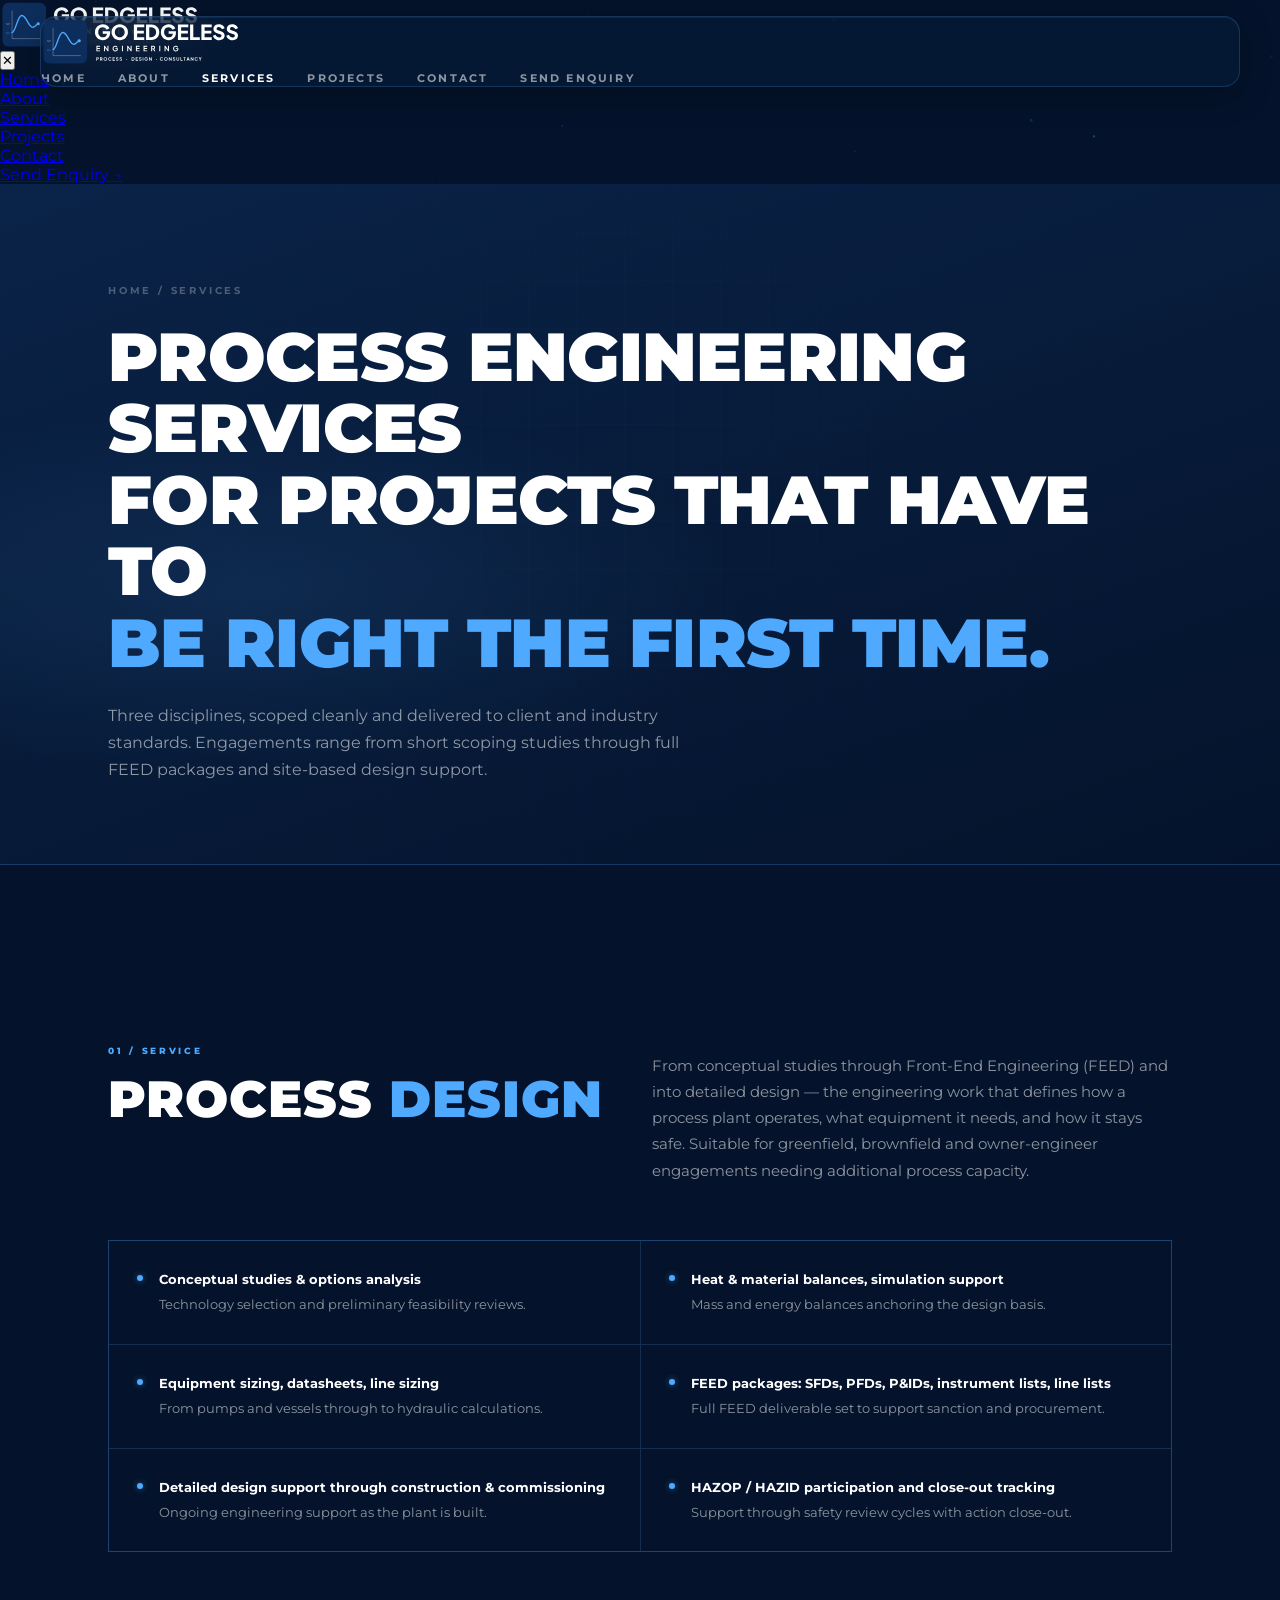
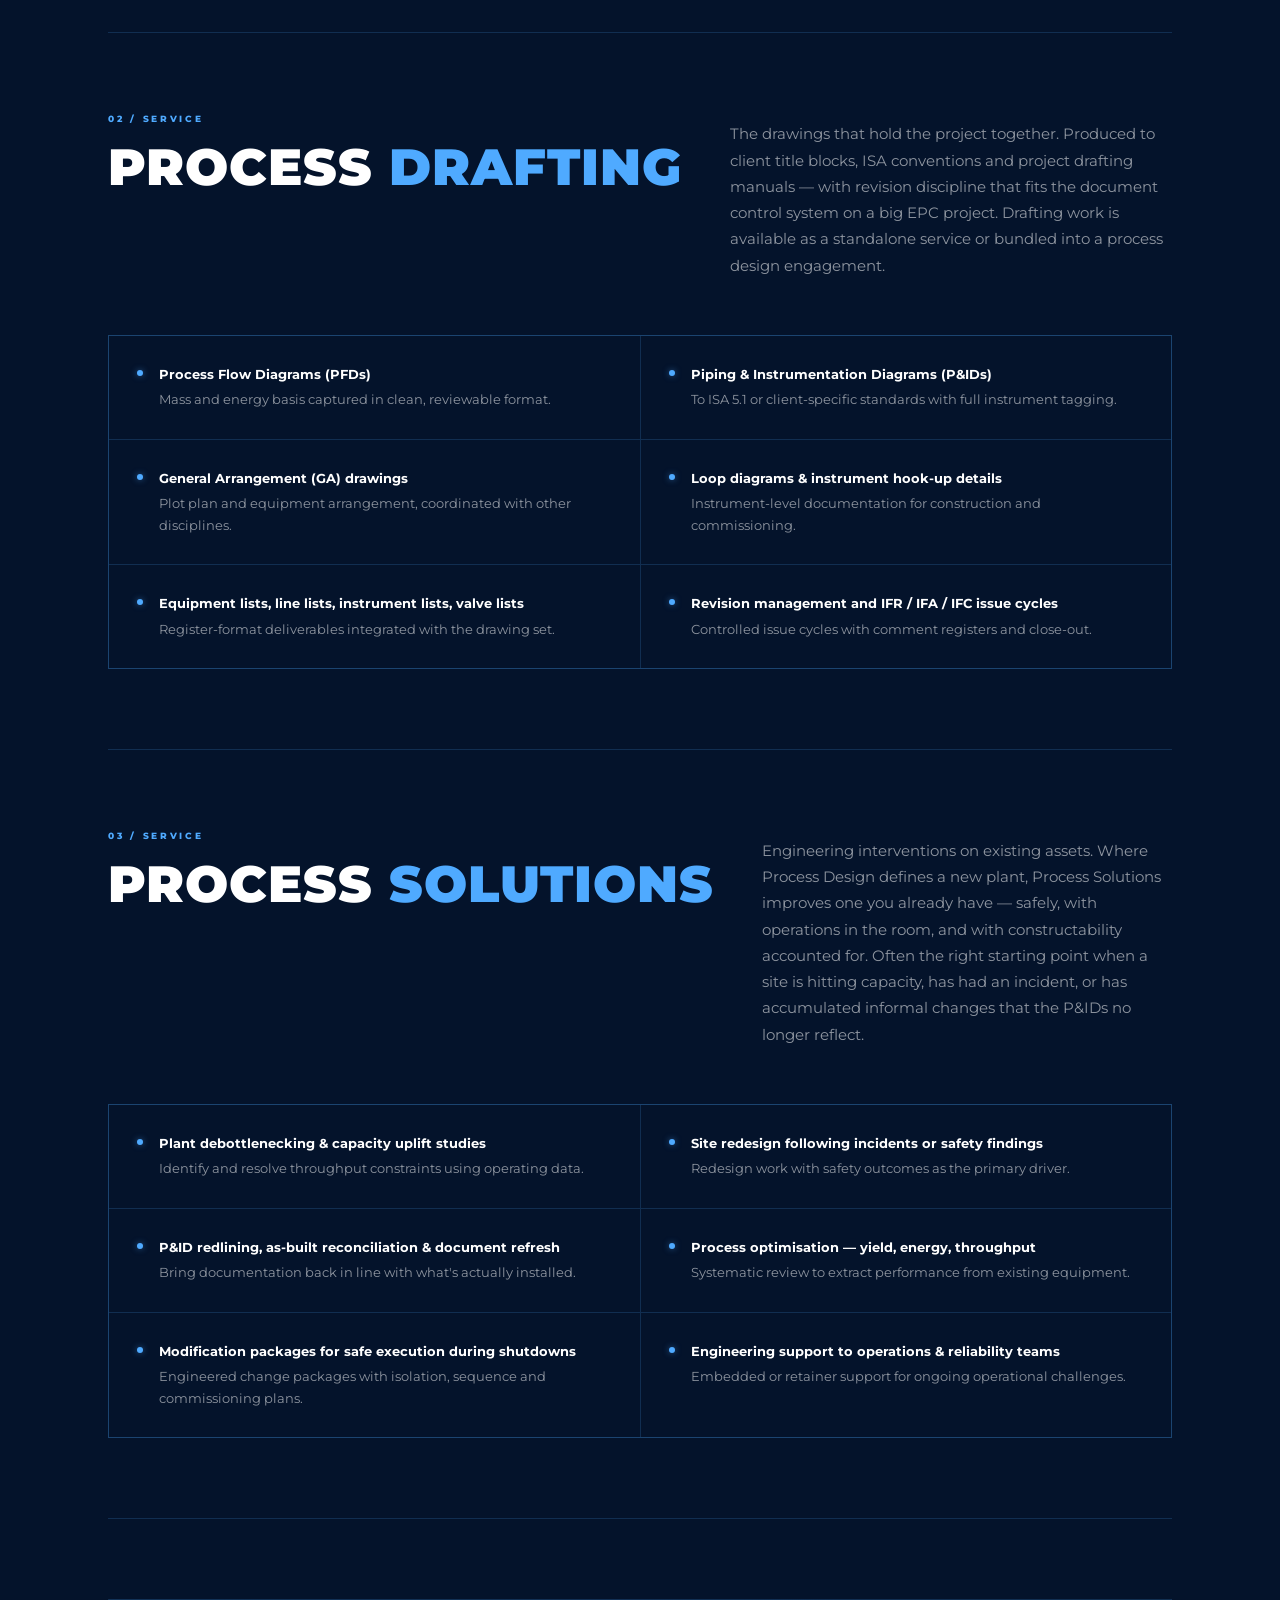
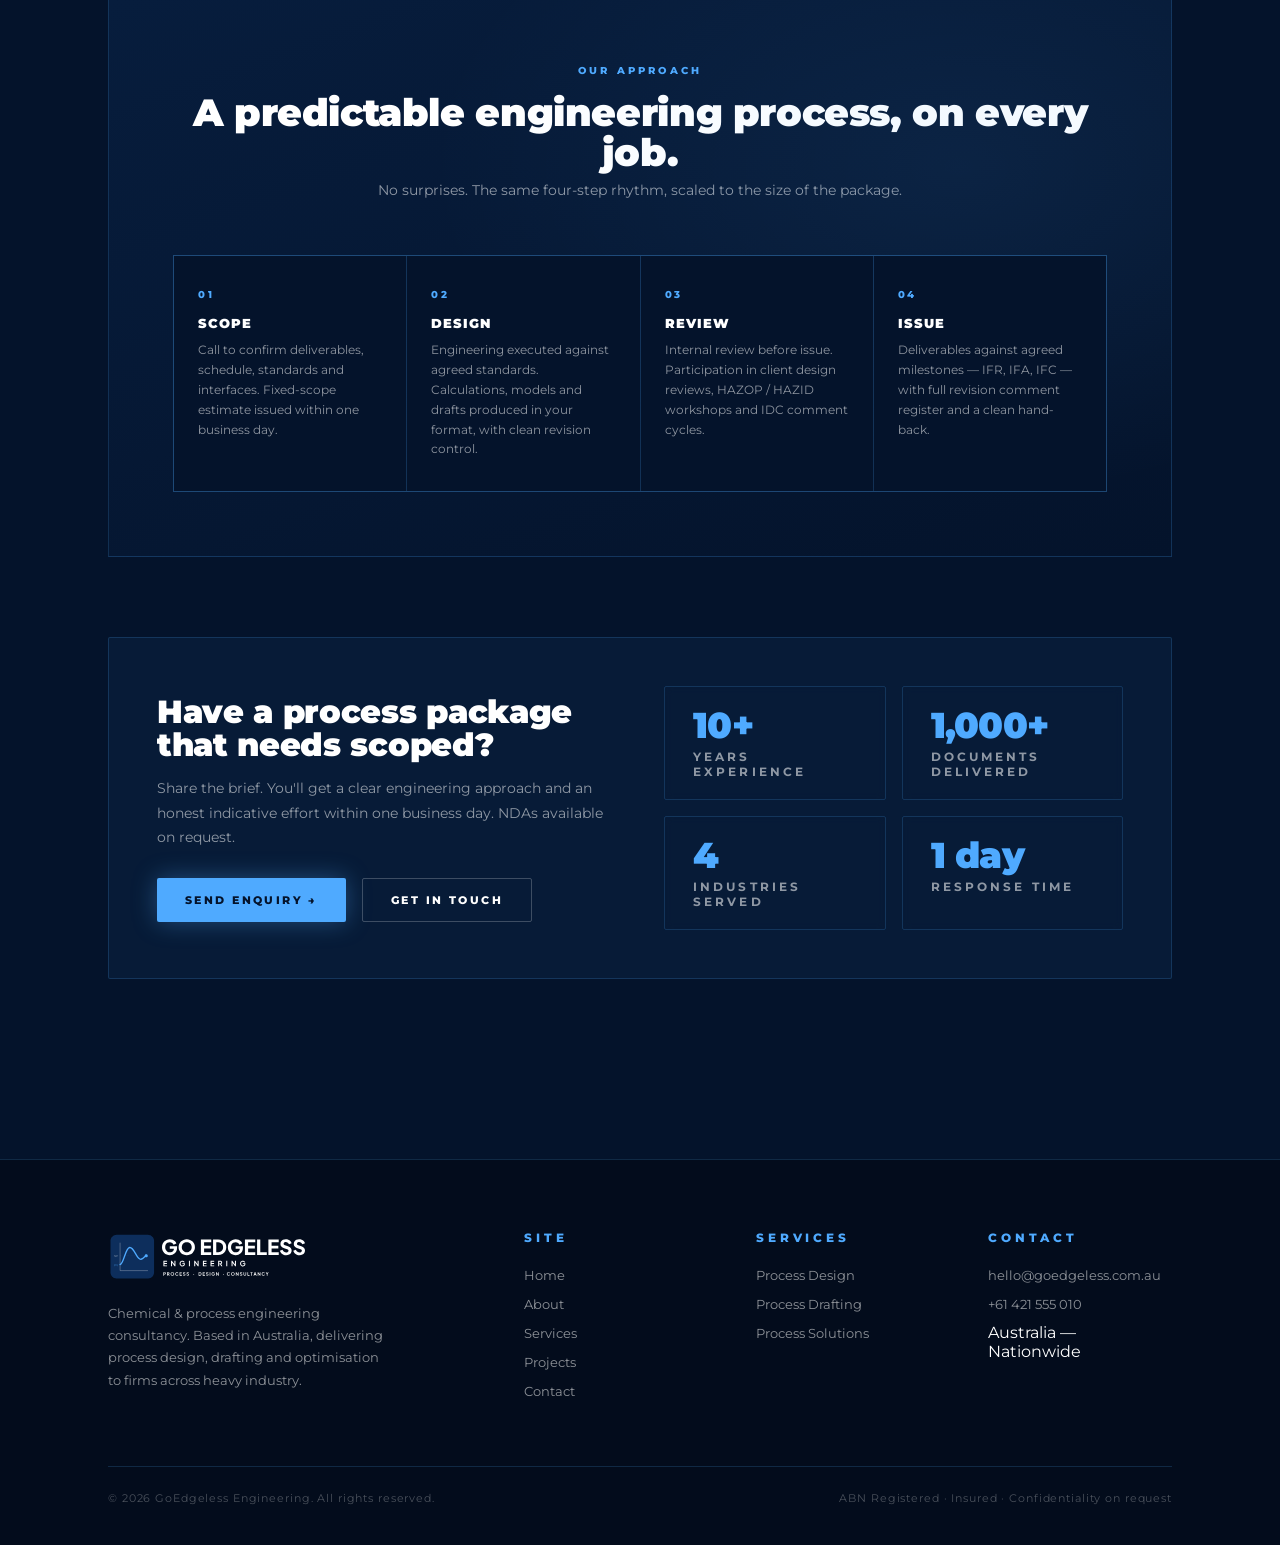
<file: services.html>
<!DOCTYPE html>
<html lang="en">
<head>
  <meta charset="UTF-8"/>
  <meta name="viewport" content="width=device-width, initial-scale=1, viewport-fit=cover"/>
  <title>Services — GoEdgeless Engineering</title>
  <meta name="description" content="Process Design, Process Drafting, and Process Solutions. Full lifecycle engineering for Oil & Gas, Mining, Chemical and Infrastructure across Australia."/>
  <link rel="preconnect" href="https://fonts.googleapis.com">
  <link rel="preconnect" href="https://fonts.gstatic.com" crossorigin>
  <link href="https://fonts.googleapis.com/css2?family=Montserrat:wght@300;400;500;600;700;800;900&display=swap" rel="stylesheet"/>
  <link rel="stylesheet" href="styles.css"/>
  <style>
    /* ── SERVICES-SPECIFIC ── */

    .services-hero-bg {
      position:absolute; inset:0;
      background:
        radial-gradient(70% 50% at 20% 60%, rgba(79,170,255,0.1), transparent 55%),
        linear-gradient(160deg, #0a2348 0%, #04132b 100%);
    }

    /* SERVICE BLOCKS */
    .service-block {
      padding:80px 0;
      border-bottom:1px solid var(--border);
    }
    .service-block:last-of-type { border-bottom:none; }

    .service-block-header {
      display:flex; align-items:flex-start;
      justify-content:space-between;
      gap:48px; margin-bottom:56px;
    }
    .service-block-number {
      font-size:9px; font-weight:800; letter-spacing:0.3em;
      color:var(--signal); text-transform:uppercase;
      margin-bottom:16px; display:block;
    }
    .service-block h2 {
      font-size:clamp(28px,4vw,52px);
      text-transform:uppercase; letter-spacing:0.02em;
    }
    .service-block h2 em { color:var(--signal); font-style:normal; }
    .service-block-intro {
      font-size:15px; color:var(--muted); line-height:1.75;
      max-width:520px; flex-shrink:0; flex:1;
      padding-top:8px;
    }

    .service-block-body {
      display:grid; grid-template-columns:1fr 1fr;
      gap:1px; background:var(--border);
      border:1px solid var(--border);
    }
    .service-item {
      background:var(--navy-dark);
      padding:28px 28px;
      display:flex; align-items:flex-start; gap:16px;
      transition:background 0.25s;
    }
    .service-item:hover { background:rgba(79,170,255,0.04); }
    .service-item-dot {
      width:6px; height:6px; border-radius:50%;
      background:var(--signal); margin-top:6px; flex-shrink:0;
      box-shadow:0 0 6px rgba(79,170,255,0.5);
    }
    .service-item p { font-size:13px; color:var(--muted); line-height:1.65; }
    .service-item strong { color:var(--white); font-weight:700; display:block; margin-bottom:4px; font-size:13px; }

    /* PROCESS WORKFLOW */
    .workflow-section {
      background:linear-gradient(160deg, #071d3d 0%, #04132b 100%);
      border:1px solid var(--border);
      padding:64px;
      margin:80px 0;
      position:relative; overflow:hidden;
    }
    .workflow-section::before {
      content:''; position:absolute; inset:0;
      background:radial-gradient(50% 60% at 80% 30%, rgba(79,170,255,0.08), transparent);
    }
    .workflow-section h2 {
      text-align:center; font-size:clamp(22px,3vw,38px);
      margin-bottom:8px;
    }
    .workflow-section .sub {
      text-align:center; font-size:14px; color:var(--muted);
      margin-bottom:56px;
    }
    .workflow-steps {
      display:grid; grid-template-columns:repeat(4,1fr);
      gap:1px; background:var(--border);
      border:1px solid var(--border);
      position:relative; z-index:1;
    }
    .w-step {
      background:var(--navy-dark);
      padding:32px 24px;
      position:relative; overflow:hidden;
      transition:background 0.3s;
    }
    .w-step::before {
      content:''; position:absolute; top:0; left:0; right:0;
      height:2px; background:var(--signal);
      transform:scaleX(0); transition:transform 0.3s;
      transform-origin:left;
    }
    .w-step:hover { background:rgba(79,170,255,0.04); }
    .w-step:hover::before { transform:scaleX(1); }
    .w-step-num {
      font-size:10px; font-weight:800; letter-spacing:0.26em;
      color:var(--signal); margin-bottom:16px; display:block;
    }
    .w-step h4 { font-size:13px; margin-bottom:10px; text-transform:uppercase; letter-spacing:0.08em; }
    .w-step p { font-size:12px; color:var(--muted); line-height:1.65; }

    /* APPROACH BANNER */
    .approach-banner {
      background:rgba(79,170,255,0.06);
      border:1px solid var(--border);
      border-radius:2px;
      padding:48px;
      display:grid; grid-template-columns:1fr 1fr;
      gap:48px; align-items:center;
      margin-bottom:80px;
    }
    .approach-banner h3 { font-size:clamp(20px,2.5vw,32px); margin-bottom:14px; }
    .approach-banner p { font-size:14px; color:var(--muted); line-height:1.75; }
    .approach-stats {
      display:grid; grid-template-columns:1fr 1fr;
      gap:16px;
    }

    @media (max-width:900px) {
      .service-block-header { flex-direction:column; gap:24px; }
      .service-block-body { grid-template-columns:1fr; }
      .workflow-steps { grid-template-columns:1fr 1fr; }
      .approach-banner { grid-template-columns:1fr; }
    }
    @media (max-width:600px) {
      .workflow-steps { grid-template-columns:1fr; }
      .workflow-section { padding:40px 24px; }
    }
  </style>
</head>
<body>
  <canvas id="stars"></canvas>

  <!-- NAV -->
  <nav class="site-nav">
    <a class="nav-brand" href="index.html">
      <img src="Material/Logo_White_tran.svg" alt="GoEdgeless Engineering" class="nav-logo">
    </a>
    <ul class="nav-links">
      <li><a href="index.html">Home</a></li>
      <li><a href="about.html">About</a></li>
      <li><a href="services.html" class="active">Services</a></li>
      <li><a href="projects.html">Projects</a></li>
      <li><a href="contact.html">Contact</a></li>
      <li><a href="contact.html" class="nav-cta">Send Enquiry</a></li>
    </ul>
    <button class="nav-hamburger" aria-label="Open menu">
      <span></span><span></span><span></span>
    </button>
  </nav>

  <!-- Mobile Drawer -->
  <div class="nav-overlay" id="navOverlay"></div>
  <div class="nav-drawer" id="navDrawer">
    <div class="nav-drawer-header">
      <a class="nav-brand" href="index.html">
        <img src="Material/Logo_White_tran.svg" alt="GoEdgeless Engineering" class="nav-logo">
      </a>
      <button class="nav-drawer-close" id="navClose" aria-label="Close menu">✕</button>
    </div>
    <ul class="nav-drawer-links">
      <li><a href="index.html">Home</a></li>
      <li><a href="about.html">About</a></li>
      <li><a href="services.html" class="active">Services</a></li>
      <li><a href="projects.html">Projects</a></li>
      <li><a href="contact.html">Contact</a></li>
    </ul>
    <a href="contact.html" class="nav-drawer-cta">Send Enquiry →</a>
  </div>

  <main>
    <!-- PAGE HERO -->
    <section class="page-hero">
      <div class="services-hero-bg"></div>
      <div class="grid-overlay"></div>
      <div class="container page-hero-inner">
        <div class="breadcrumb"><a href="index.html">Home</a> / Services</div>
        <h1>Process engineering services<br>for projects that have to<br><em>be right the first time.</em></h1>
        <p>Three disciplines, scoped cleanly and delivered to client and industry standards. Engagements range from short scoping studies through full FEED packages and site-based design support.</p>
      </div>
    </section>

    <section class="section">
      <div class="container">

        <!-- SERVICE 01 -->
        <div class="service-block" id="process-design">
          <div class="service-block-header reveal">
            <div>
              <span class="service-block-number">01 / Service</span>
              <h2>Process <em>Design</em></h2>
            </div>
            <p class="service-block-intro">From conceptual studies through Front-End Engineering (FEED) and into detailed design — the engineering work that defines how a process plant operates, what equipment it needs, and how it stays safe. Suitable for greenfield, brownfield and owner-engineer engagements needing additional process capacity.</p>
          </div>

          <div class="service-block-body reveal">
            <div class="service-item">
              <div class="service-item-dot"></div>
              <p><strong>Conceptual studies &amp; options analysis</strong>Technology selection and preliminary feasibility reviews.</p>
            </div>
            <div class="service-item">
              <div class="service-item-dot"></div>
              <p><strong>Heat &amp; material balances, simulation support</strong>Mass and energy balances anchoring the design basis.</p>
            </div>
            <div class="service-item">
              <div class="service-item-dot"></div>
              <p><strong>Equipment sizing, datasheets, line sizing</strong>From pumps and vessels through to hydraulic calculations.</p>
            </div>
            <div class="service-item">
              <div class="service-item-dot"></div>
              <p><strong>FEED packages: SFDs, PFDs, P&amp;IDs, instrument lists, line lists</strong>Full FEED deliverable set to support sanction and procurement.</p>
            </div>
            <div class="service-item">
              <div class="service-item-dot"></div>
              <p><strong>Detailed design support through construction &amp; commissioning</strong>Ongoing engineering support as the plant is built.</p>
            </div>
            <div class="service-item">
              <div class="service-item-dot"></div>
              <p><strong>HAZOP / HAZID participation and close-out tracking</strong>Support through safety review cycles with action close-out.</p>
            </div>
          </div>
        </div>

        <!-- SERVICE 02 -->
        <div class="service-block" id="process-drafting">
          <div class="service-block-header reveal">
            <div>
              <span class="service-block-number">02 / Service</span>
              <h2>Process <em>Drafting</em></h2>
            </div>
            <p class="service-block-intro">The drawings that hold the project together. Produced to client title blocks, ISA conventions and project drafting manuals — with revision discipline that fits the document control system on a big EPC project. Drafting work is available as a standalone service or bundled into a process design engagement.</p>
          </div>

          <div class="service-block-body reveal">
            <div class="service-item">
              <div class="service-item-dot"></div>
              <p><strong>Process Flow Diagrams (PFDs)</strong>Mass and energy basis captured in clean, reviewable format.</p>
            </div>
            <div class="service-item">
              <div class="service-item-dot"></div>
              <p><strong>Piping &amp; Instrumentation Diagrams (P&amp;IDs)</strong>To ISA 5.1 or client-specific standards with full instrument tagging.</p>
            </div>
            <div class="service-item">
              <div class="service-item-dot"></div>
              <p><strong>General Arrangement (GA) drawings</strong>Plot plan and equipment arrangement, coordinated with other disciplines.</p>
            </div>
            <div class="service-item">
              <div class="service-item-dot"></div>
              <p><strong>Loop diagrams &amp; instrument hook-up details</strong>Instrument-level documentation for construction and commissioning.</p>
            </div>
            <div class="service-item">
              <div class="service-item-dot"></div>
              <p><strong>Equipment lists, line lists, instrument lists, valve lists</strong>Register-format deliverables integrated with the drawing set.</p>
            </div>
            <div class="service-item">
              <div class="service-item-dot"></div>
              <p><strong>Revision management and IFR / IFA / IFC issue cycles</strong>Controlled issue cycles with comment registers and close-out.</p>
            </div>
          </div>
        </div>

        <!-- SERVICE 03 -->
        <div class="service-block" id="process-solutions">
          <div class="service-block-header reveal">
            <div>
              <span class="service-block-number">03 / Service</span>
              <h2>Process <em>Solutions</em></h2>
            </div>
            <p class="service-block-intro">Engineering interventions on existing assets. Where Process Design defines a new plant, Process Solutions improves one you already have — safely, with operations in the room, and with constructability accounted for. Often the right starting point when a site is hitting capacity, has had an incident, or has accumulated informal changes that the P&amp;IDs no longer reflect.</p>
          </div>

          <div class="service-block-body reveal">
            <div class="service-item">
              <div class="service-item-dot"></div>
              <p><strong>Plant debottlenecking &amp; capacity uplift studies</strong>Identify and resolve throughput constraints using operating data.</p>
            </div>
            <div class="service-item">
              <div class="service-item-dot"></div>
              <p><strong>Site redesign following incidents or safety findings</strong>Redesign work with safety outcomes as the primary driver.</p>
            </div>
            <div class="service-item">
              <div class="service-item-dot"></div>
              <p><strong>P&amp;ID redlining, as-built reconciliation &amp; document refresh</strong>Bring documentation back in line with what's actually installed.</p>
            </div>
            <div class="service-item">
              <div class="service-item-dot"></div>
              <p><strong>Process optimisation — yield, energy, throughput</strong>Systematic review to extract performance from existing equipment.</p>
            </div>
            <div class="service-item">
              <div class="service-item-dot"></div>
              <p><strong>Modification packages for safe execution during shutdowns</strong>Engineered change packages with isolation, sequence and commissioning plans.</p>
            </div>
            <div class="service-item">
              <div class="service-item-dot"></div>
              <p><strong>Engineering support to operations &amp; reliability teams</strong>Embedded or retainer support for ongoing operational challenges.</p>
            </div>
          </div>
        </div>

        <!-- WORKFLOW -->
        <div class="workflow-section reveal">
          <span class="eyebrow" style="display:block;text-align:center;margin-bottom:16px;">Our Approach</span>
          <h2>A predictable engineering process, on every job.</h2>
          <p class="sub">No surprises. The same four-step rhythm, scaled to the size of the package.</p>

          <div class="workflow-steps">
            <div class="w-step">
              <span class="w-step-num">01</span>
              <h4>Scope</h4>
              <p>Call to confirm deliverables, schedule, standards and interfaces. Fixed-scope estimate issued within one business day.</p>
            </div>
            <div class="w-step">
              <span class="w-step-num">02</span>
              <h4>Design</h4>
              <p>Engineering executed against agreed standards. Calculations, models and drafts produced in your format, with clean revision control.</p>
            </div>
            <div class="w-step">
              <span class="w-step-num">03</span>
              <h4>Review</h4>
              <p>Internal review before issue. Participation in client design reviews, HAZOP / HAZID workshops and IDC comment cycles.</p>
            </div>
            <div class="w-step">
              <span class="w-step-num">04</span>
              <h4>Issue</h4>
              <p>Deliverables against agreed milestones — IFR, IFA, IFC — with full revision comment register and a clean hand-back.</p>
            </div>
          </div>
        </div>

        <!-- APPROACH -->
        <div class="approach-banner reveal">
          <div>
            <h3>Have a process package that needs scoped?</h3>
            <p>Share the brief. You'll get a clear engineering approach and an honest indicative effort within one business day. NDAs available on request.</p>
            <div class="btn-row">
              <a href="contact.html" class="btn btn-primary">Send Enquiry →</a>
              <a href="contact.html" class="btn btn-ghost">Get in Touch</a>
            </div>
          </div>
          <div class="approach-stats">
            <div class="stat-chip">
              <span class="num">10+</span>
              <span class="lbl">Years experience</span>
            </div>
            <div class="stat-chip">
              <span class="num">1,000+</span>
              <span class="lbl">Documents delivered</span>
            </div>
            <div class="stat-chip">
              <span class="num">4</span>
              <span class="lbl">Industries served</span>
            </div>
            <div class="stat-chip">
              <span class="num">1 day</span>
              <span class="lbl">Response time</span>
            </div>
          </div>
        </div>

      </div>
    </section>
  </main>

  <!-- FOOTER -->
  <footer class="site-footer">
    <div class="container">
      <div class="footer-grid">
        <div class="footer-brand">
          <a class="nav-brand" href="index.html" style="text-decoration:none;">
            <img src="Material/Logo_White_tran.svg" alt="GoEdgeless Engineering" class="nav-logo">
          </a>
          <p>Chemical &amp; process engineering consultancy. Based in Australia, delivering process design, drafting and optimisation to firms across heavy industry.</p>
        </div>
        <div class="footer-col">
          <h4>Site</h4>
          <ul>
            <li><a href="index.html">Home</a></li>
            <li><a href="about.html">About</a></li>
            <li><a href="services.html">Services</a></li>
            <li><a href="projects.html">Projects</a></li>
            <li><a href="contact.html">Contact</a></li>
          </ul>
        </div>
        <div class="footer-col">
          <h4>Services</h4>
          <ul>
            <li><a href="services.html#process-design">Process Design</a></li>
            <li><a href="services.html#process-drafting">Process Drafting</a></li>
            <li><a href="services.html#process-solutions">Process Solutions</a></li>
          </ul>
        </div>
        <div class="footer-col">
          <h4>Contact</h4>
          <ul>
            <li><a href="mailto:hello@goedgeless.com.au">hello@goedgeless.com.au</a></li>
            <li><a href="tel:+61421555010">+61 421 555 010</a></li>
            <li>Australia — Nationwide</li>
          </ul>
        </div>
      </div>
      <div class="footer-bottom">
        <span>© <span class="yr">2026</span> GoEdgeless Engineering. All rights reserved.</span>
        <span>ABN Registered · Insured · Confidentiality on request</span>
      </div>
    </div>
  </footer>

  <script src="site.js"></script>
</body>
</html>
</file>
<file: styles.css>
/* =============================================
   GOEDGELESS ENGINEERING — DARK CINEMATIC THEME
   ============================================= */

:root {
  --navy:        #0D2E5C;
  --navy-deep:   #071d3d;
  --navy-dark:   #04132b;
  --signal:      #4FAAFF;
  --signal-soft: #7cc0ff;
  --signal-dim:  rgba(79,170,255,0.18);
  --white:       #ffffff;
  --muted:       rgba(255,255,255,0.55);
  --muted-dim:   rgba(255,255,255,0.28);
  --border:      rgba(79,170,255,0.18);
  --card-bg:     rgba(255,255,255,0.03);
  --card-border: rgba(79,170,255,0.14);
}

/* ── LIGHT THEME TOKENS ── */
html[data-theme="light"] {
  --navy:        #e3edfb;
  --navy-deep:   #eef3fa;
  --navy-dark:   #f7f9fc;
  --signal:      #1565c9;
  --signal-soft: #4a8fe0;
  --signal-dim:  rgba(21,101,201,0.10);
  --white:       #0a1f3d;
  --muted:       rgba(10,31,61,0.78);
  --muted-dim:   rgba(10,31,61,0.58);
  --border:      rgba(21,101,201,0.16);
  --card-bg:     rgba(10,31,61,0.025);
  --card-border: rgba(10,31,61,0.12);
}

*, *::before, *::after { margin:0; padding:0; box-sizing:border-box; }

html { scroll-behavior:smooth; font-size:16px; overflow-x:hidden; max-width:100%; }

body {
  font-family:'Montserrat', sans-serif;
  background: var(--navy-dark);
  color: var(--white);
  overflow-x: hidden;
  max-width: 100%;
  -webkit-font-smoothing: antialiased;
  transition: background-color 0.3s ease, color 0.3s ease;
}

/* ── PARTICLE CANVAS ── */
#stars {
  position:fixed; inset:0; z-index:0;
  pointer-events:none; opacity:0.65;
}

/* ── PRELOADER ── */
#preloader {
  position:fixed;
  inset:0;
  z-index:9999;
  background:var(--navy-dark);
  display:flex;
  align-items:center;
  justify-content:center;
  transform:translateY(0);
  transition:transform 1.1s cubic-bezier(0.76, 0, 0.24, 1) 0.2s,
             opacity 0.15s ease 1.1s;
}
#preloader .preloader-logo {
  width:180px;
  opacity:0;
  transform:translateY(10px);
  animation:preloader-fade-in 0.6s ease 0.1s forwards;
}
@keyframes preloader-fade-in {
  to { opacity:1; transform:translateY(0); }
}
body.loaded #preloader {
  transform:translateY(-100%);
  pointer-events:none;
}
.preloader-done #preloader {
  display:none;
}
/* Preloader always stays on the dark logo treatment, regardless of theme */
html[data-theme="light"] #preloader { background:#04132b; }

/* ── NAVIGATION ── */
.site-nav {
  position:fixed;
  top:16px;
  left:50%;
  transform:translateX(-50%);
  width:calc(100% - 40px);
  max-width:1200px;
  z-index:100;
  display:flex; flex-direction:column;
  background:rgba(7,29,61,0.52);
  backdrop-filter:blur(20px);
  -webkit-backdrop-filter:blur(20px);
  border:1px solid rgba(79,170,255,0.2);
  border-radius:16px;
  box-shadow:0 8px 32px rgba(0,0,0,0.28), inset 0 1px 0 rgba(255,255,255,0.06);
  transition:background 0.4s, box-shadow 0.4s, border-color 0.4s;
  overflow:hidden;
}
html[data-theme="light"] .site-nav {
  background:rgba(255,255,255,0.62);
  border-color:rgba(21,101,201,0.18);
  box-shadow:0 8px 32px rgba(13,46,92,0.12), inset 0 1px 0 rgba(255,255,255,0.6);
}

.nav-bar {
  display:flex; align-items:center; justify-content:space-between;
  padding:0 24px;
  height:64px;
  flex-shrink:0;
}

.nav-bar-right {
  display:flex; align-items:center; gap:20px;
}

.nav-brand {
  display:flex; align-items:center;
  text-decoration:none; flex-shrink:0;
}
.nav-logo {
  height:50px; width:auto;
  display:block;
}
.nav-logo.nav-logo-light { display:none; }
html[data-theme="light"] .nav-logo.nav-logo-dark { display:none; }
html[data-theme="light"] .nav-logo.nav-logo-light { display:block; }

.nav-links {
  display:flex; align-items:center; gap:32px;
  list-style:none;
}

/* ── THEME TOGGLE ── */
.theme-toggle {
  display:flex; align-items:center; justify-content:center;
  width:34px; height:34px; flex-shrink:0;
  background:none; border:1px solid var(--border);
  border-radius:8px; cursor:pointer;
  color:var(--muted);
  transition:border-color 0.2s, color 0.2s;
}
.theme-toggle:hover { border-color:var(--signal); color:var(--signal); }
.theme-toggle svg { display:block; stroke:currentColor; }
.theme-toggle .icon-moon { display:none; }
html[data-theme="light"] .theme-toggle .icon-sun { display:none; }
html[data-theme="light"] .theme-toggle .icon-moon { display:block; }
.nav-links a {
  font-size:11px; font-weight:700; letter-spacing:0.2em;
  text-transform:uppercase; color:var(--muted);
  text-decoration:none;
  transition:color 0.2s;
  position:relative;
}
.nav-links a::after {
  content:''; position:absolute; bottom:-4px; left:0; right:0;
  height:1px; background:var(--signal);
  transform:scaleX(0); transition:transform 0.25s;
}
.nav-links a:hover, .nav-links a.active { color:var(--white); }
.nav-links a:hover::after, .nav-links a.active::after { transform:scaleX(1); }

/* ── HAMBURGER ── */
.nav-hamburger {
  display:none;
  flex-direction:column;
  justify-content:center;
  gap:5px;
  background:none; border:none; cursor:pointer;
  padding:6px; border-radius:6px;
  transition:background 0.2s;
}
.nav-hamburger:hover { background:rgba(79,170,255,0.1); }
.nav-hamburger span {
  display:block; width:22px; height:2px;
  background:var(--white); border-radius:2px;
  transition:transform 0.35s cubic-bezier(.16,1,.3,1), opacity 0.2s;
}
.nav-hamburger.open span:nth-child(1) { transform:translateY(7px) rotate(45deg); }
.nav-hamburger.open span:nth-child(2) { opacity:0; transform:scaleX(0); }
.nav-hamburger.open span:nth-child(3) { transform:translateY(-7px) rotate(-45deg); }

/* ── MOBILE NAV PANEL (anchored expand-in-place, same pill, no overlay) ── */
.nav-mobile-panel {
  max-height:0;
  overflow:hidden;
  transition:max-height 0.35s ease;
}
.nav-mobile-panel-inner {
  padding:4px 24px 24px;
  display:flex; flex-direction:column;
}

.nav-panel-links {
  list-style:none;
  display:flex; flex-direction:column;
}
.nav-panel-links li a {
  display:block;
  font-size:11px; font-weight:700; letter-spacing:0.22em;
  text-transform:uppercase; color:var(--muted);
  text-decoration:none;
  padding:16px 0;
  border-bottom:1px solid var(--border);
  transition:color 0.2s, padding-left 0.2s;
}
.nav-panel-links li a:hover,
.nav-panel-links li a.active { color:var(--white); padding-left:6px; }

/* ── PAGE WRAPPER ── */
main { position:relative; z-index:1; }

/* ── SECTION UTILITIES ── */
.container {
  max-width:1160px; margin:0 auto; padding:0 48px;
}
.section { padding:100px 0; }
.section--tight { padding:64px 0; }

.eyebrow {
  display:inline-block;
  font-size:10px; font-weight:800; letter-spacing:0.32em;
  text-transform:uppercase; color:var(--signal);
  margin-bottom:20px;
}
.section-head {
  text-align:center; max-width:720px;
  margin:0 auto 64px;
}
.section-head p {
  font-size:15px; color:var(--muted); line-height:1.7;
  margin-top:16px;
}

/* ── TYPOGRAPHY ── */
h1, h2, h3, h4 {
  font-family:'Montserrat', sans-serif;
  font-weight:900;
  line-height:1.05;
  letter-spacing:-0.01em;
}
h1 { font-size:clamp(42px,8vw,88px); text-transform:uppercase; }
h2 { font-size:clamp(28px,4vw,48px); }
h3 { font-size:22px; }
h4 { font-size:14px; letter-spacing:0.08em; text-transform:uppercase; }

/* ── BUTTONS ── */
.btn {
  display:inline-flex; align-items:center; gap:8px;
  padding:14px 28px;
  font-size:11px; font-weight:800; letter-spacing:0.22em;
  text-transform:uppercase; text-decoration:none;
  border-radius:2px; cursor:pointer; border:none;
  transition: all 0.25s;
}
.btn-primary {
  background:var(--signal); color:var(--navy-dark);
  box-shadow: 0 0 24px rgba(79,170,255,0.35);
}
.btn-primary:hover {
  opacity:0.88; box-shadow:0 0 40px rgba(79,170,255,0.55);
}
.btn-ghost {
  background:transparent; color:var(--white);
  border:1px solid rgba(255,255,255,0.22);
}
.btn-ghost:hover {
  border-color:var(--signal); color:var(--signal);
}
html[data-theme="light"] .btn-ghost {
  border-color:rgba(10,31,61,0.35);
}

/* ── CARD ── */
.card {
  background: var(--card-bg);
  border:1px solid var(--card-border);
  border-radius:4px;
  padding:40px;
  transition: border-color 0.3s, box-shadow 0.3s;
}
.card:hover {
  border-color:rgba(79,170,255,0.35);
  box-shadow:0 8px 40px rgba(79,170,255,0.08);
}

/* ── LIGHT BEAM ── */
.beam {
  position:absolute; top:-20%; bottom:-20%; width:34vw;
  z-index:-1;
  background:linear-gradient(100deg,transparent,rgba(79,170,255,0.06) 45%,rgba(79,170,255,0.10) 50%,rgba(79,170,255,0.06) 55%,transparent);
  transform:skewX(-12deg);
  animation:sweep 13s ease-in-out infinite;
  pointer-events:none;
}
@keyframes sweep { 0%{left:-40vw;} 55%{left:110vw;} 100%{left:110vw;} }

/* ── GRID OVERLAY ── */
.grid-overlay {
  position:absolute; inset:0; z-index:0; opacity:0.45;
  background-image:
    linear-gradient(rgba(79,170,255,0.05) 1px,transparent 1px),
    linear-gradient(90deg,rgba(79,170,255,0.05) 1px,transparent 1px);
  background-size:48px 48px;
  mask-image:radial-gradient(circle at 50% 40%, black, transparent 82%);
  animation:gridDrift 32s linear infinite;
  pointer-events:none;
}
@keyframes gridDrift { from{background-position:0 0,0 0;} to{background-position:48px 48px,48px 48px;} }

/* ── PAGE HERO BANNER (inner pages) ── */
.page-hero {
  position:relative; overflow:hidden;
  padding:100px 0 80px;
  background: linear-gradient(160deg, #0a2348 0%, var(--navy-dark) 100%);
  border-bottom: 1px solid var(--border);
}
html[data-theme="light"] .page-hero {
  background: linear-gradient(160deg, #eef3fa 0%, var(--navy-dark) 100%);
}
.page-hero-inner { position:relative; z-index:1; }
.breadcrumb {
  font-size:10px; font-weight:700; letter-spacing:0.28em;
  text-transform:uppercase; color:var(--muted-dim);
  margin-bottom:24px;
}
.breadcrumb a { color:var(--muted-dim); text-decoration:none; }
.breadcrumb a:hover { color:var(--signal); }
.page-hero h1 {
  font-size:clamp(36px,6vw,68px);
  text-transform:uppercase;
  margin-bottom:24px;
}
.page-hero h1 em { color:var(--signal); font-style:normal; }
.page-hero p {
  font-size:16px; color:var(--muted); line-height:1.7;
  max-width:580px;
}

/* ── FOOTER ── */
.site-footer {
  position:relative; z-index:1;
  background: rgba(4,13,28,0.98);
  border-top:1px solid var(--border);
  padding:72px 0 40px;
}
html[data-theme="light"] .site-footer {
  background: rgba(247,249,252,0.98);
}
.footer-grid {
  display:grid;
  grid-template-columns:2fr 1fr 1fr 1fr;
  gap:48px;
  margin-bottom:56px;
}
.footer-brand p {
  font-size:13px; color:var(--muted);
  line-height:1.7; margin-top:20px;
  max-width:280px;
}
.footer-col h4 {
  font-size:12px; font-weight:800; letter-spacing:0.32em;
  color:var(--signal); text-transform:uppercase; margin-bottom:20px;
}
.footer-col ul { list-style:none; }
.footer-col ul li { margin-bottom:10px; }
.footer-col ul li a {
  font-size:13px; color:var(--muted); text-decoration:none;
  transition:color 0.2s;
}
.footer-col ul li a:hover { color:var(--white); }
.footer-bottom {
  display:flex; justify-content:space-between; align-items:center;
  padding-top:24px; border-top:1px solid var(--border);
  font-size:11px; color:var(--muted-dim);
  letter-spacing:0.08em;
}
.footer-credit {
  text-align:center; padding-top:12px;
  font-size:11px; color:var(--muted-dim); letter-spacing:0.08em;
}
.footer-credit a { color:var(--muted-dim); text-decoration:underline; }
.footer-credit a:hover { color:var(--signal); }

/* ── REVEAL ANIMATIONS ── */
.reveal {
  opacity:0; transform:translateY(28px);
  transition: opacity 0.7s ease, transform 0.7s ease;
}
.reveal.in { opacity:1; transform:translateY(0); }

/* ── SCAN LINE (decorative) ── */
.scan-line {
  position:absolute; left:0; right:0; height:1px;
  background:linear-gradient(90deg, transparent, var(--signal), transparent);
  opacity:0.4; animation:scan 8s ease-in-out infinite;
}
@keyframes scan { 0%,100%{top:20%;opacity:0;} 50%{top:80%;opacity:0.5;} }

/* ── APPROACH BANNER ── */
.approach-banner {
  display:grid;
  grid-template-columns:1fr 1fr;
  gap:48px;
  align-items:center;
  background:rgba(255,255,255,0.04);
  border:1px solid var(--border);
  border-radius:4px;
  padding:48px;
  margin-top:40px;
  width:100%;
  box-sizing:border-box;
  overflow:hidden;
}
.approach-banner > div {
  min-width:0;
}
.approach-banner > div:first-child h3 {
  margin-top:0;
}
.approach-banner .btn-row {
  display:flex; gap:16px; margin-top:28px; flex-wrap:wrap;
}
.approach-stats {
  display:grid;
  grid-template-columns:1fr 1fr;
  gap:16px;
  min-width:0;
}

/* ── STAT CHIP ── */
.stat-chip {
  display:flex; flex-direction:column;
  border:1px solid var(--border);
  padding:20px 28px; border-radius:2px;
  backdrop-filter:blur(4px);
  min-width:0;
  overflow:hidden;
}
.stat-chip .num {
  font-size:36px; font-weight:900; color:var(--signal);
  line-height:1; letter-spacing:-0.02em;
  white-space:nowrap;
}
.stat-chip .lbl {
  font-size:12px; font-weight:700; letter-spacing:0.26em;
  text-transform:uppercase; color:var(--muted); margin-top:6px;
}

/* ── DIVIDER LINE ── */
.h-rule {
  display:flex; align-items:center; gap:14px;
  margin:32px 0;
}
.h-rule .line { height:1px; flex:1; background:var(--border); }
.h-rule .dot {
  width:6px; height:6px; border-radius:50%;
  background:var(--signal);
  box-shadow:0 0 8px var(--signal);
}

/* ── BADGE PILL ── */
.badge {
  display:inline-flex; align-items:center; gap:9px;
  border:1px solid rgba(79,170,255,0.3);
  padding:8px 14px; border-radius:2px;
  font-size:12px; font-weight:800; letter-spacing:0.28em;
  color:var(--signal); text-transform:uppercase;
  backdrop-filter:blur(4px);
}
.badge .dot {
  width:6px; height:6px; border-radius:50%;
  background:var(--signal);
  box-shadow:0 0 8px var(--signal);
  animation:pulse 2s infinite;
}
@keyframes pulse { 0%,100%{opacity:1;} 50%{opacity:.3;} }

/* ── LINK ARROW ── */
.link-arrow {
  display:inline-flex; align-items:center; gap:6px;
  font-size:10px; font-weight:800; letter-spacing:0.22em;
  text-transform:uppercase; color:var(--signal);
  text-decoration:none; margin-top:20px;
  transition:gap 0.2s;
}
.link-arrow:hover { gap:10px; }

/* ── FORM ELEMENTS ── */
.form-group { margin-bottom:20px; }
.form-label {
  display:block; font-size:12px; font-weight:800;
  letter-spacing:0.28em; text-transform:uppercase;
  color:var(--muted); margin-bottom:8px;
}
.form-input, .form-select, .form-textarea {
  width:100%;
  background:rgba(255,255,255,0.04);
  border:1px solid var(--border);
  color:var(--white);
  font-family:'Montserrat', sans-serif;
  font-size:13px; font-weight:500;
  padding:14px 16px;
  border-radius:2px;
  outline:none;
  transition:border-color 0.2s, box-shadow 0.2s;
}
html[data-theme="light"] .form-input,
html[data-theme="light"] .form-select,
html[data-theme="light"] .form-textarea {
  background:rgba(10,31,61,0.035);
}
.form-input:focus, .form-select:focus, .form-textarea:focus {
  border-color:var(--signal);
  box-shadow:0 0 0 3px rgba(79,170,255,0.12);
}
.form-select {
  appearance:none;
  background-image:url("data:image/svg+xml,%3Csvg xmlns='http://www.w3.org/2000/svg' width='12' height='12' viewBox='0 0 24 24' fill='none' stroke='%234FAAFF' stroke-width='2'%3E%3Cpath d='M6 9l6 6 6-6'/%3E%3C/svg%3E");
  background-repeat:no-repeat;
  background-position:right 14px center;
}
.form-select option { background:var(--navy-deep); }
.form-textarea { min-height:130px; resize:vertical; }
.form-row { display:grid; grid-template-columns:1fr 1fr; gap:16px; }

/* ── RESPONSIVE ── */
@media (max-width:900px) {
  .site-nav { width:calc(100% - 24px); }
  .nav-bar { padding:0 16px; }
  .container { padding:0 24px; }
  .footer-grid { grid-template-columns:1fr 1fr; gap:32px; }
  .nav-links { display:none; }
  .nav-hamburger { display:flex; }
  .form-row { grid-template-columns:1fr; }
  .approach-banner { grid-template-columns:1fr; gap:32px; padding:32px; }
  .approach-banner > div:first-child h3 { font-size:18px; }
  .approach-banner > div:first-child p { font-size:14px; }
  .stat-chip .num { font-size:28px; }
}
@media (max-width:600px) {
  .footer-grid { grid-template-columns:1fr; }
  .section { padding:64px 0; }
  .approach-banner { padding:20px; gap:24px; }
  .approach-banner > div:first-child h3 { font-size:16px; }
  .approach-banner > div:first-child p { font-size:13px; }
  .approach-banner .btn { font-size:12px; padding:11px 18px; }
  .approach-stats { gap:10px; }
  .stat-chip { padding:14px 16px; }
  .stat-chip .num { font-size:22px; letter-spacing:-0.01em; }
  .stat-chip .lbl { letter-spacing:0.12em; font-size:10px; }
}
</file>
